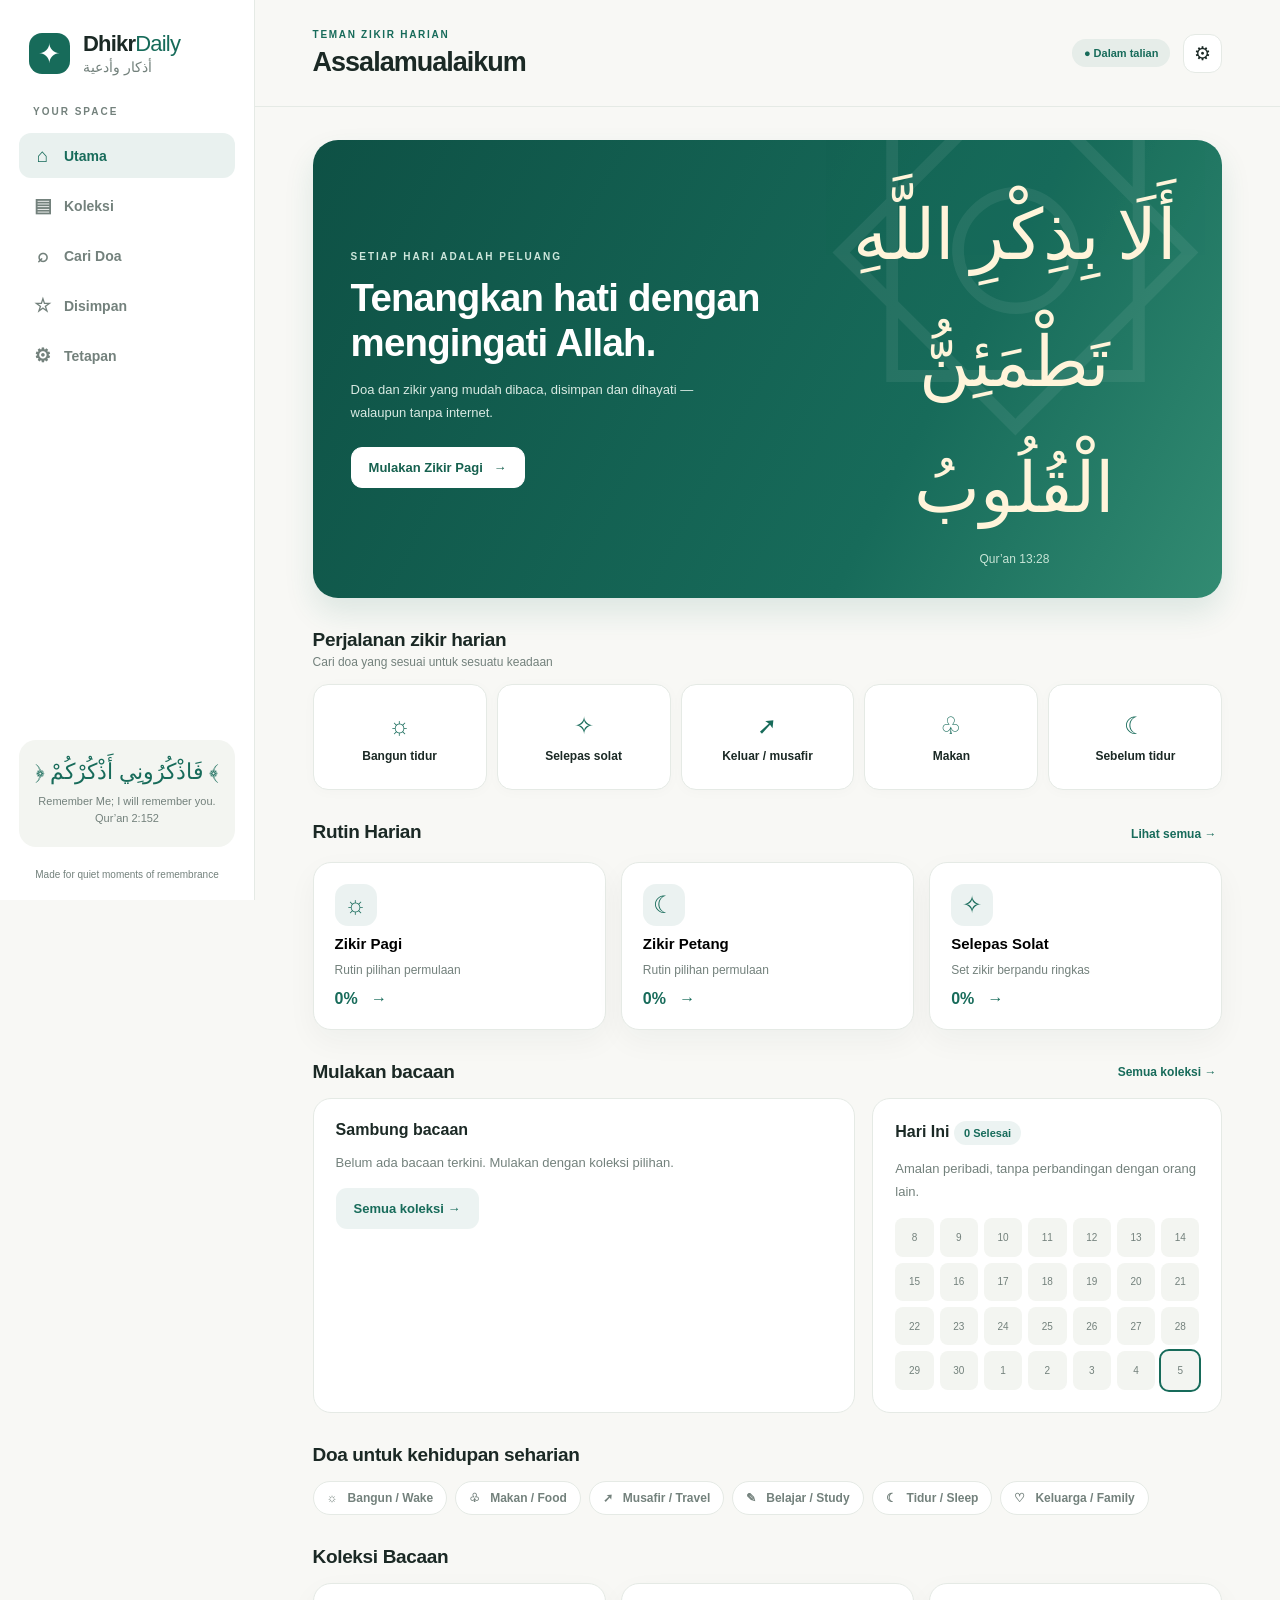
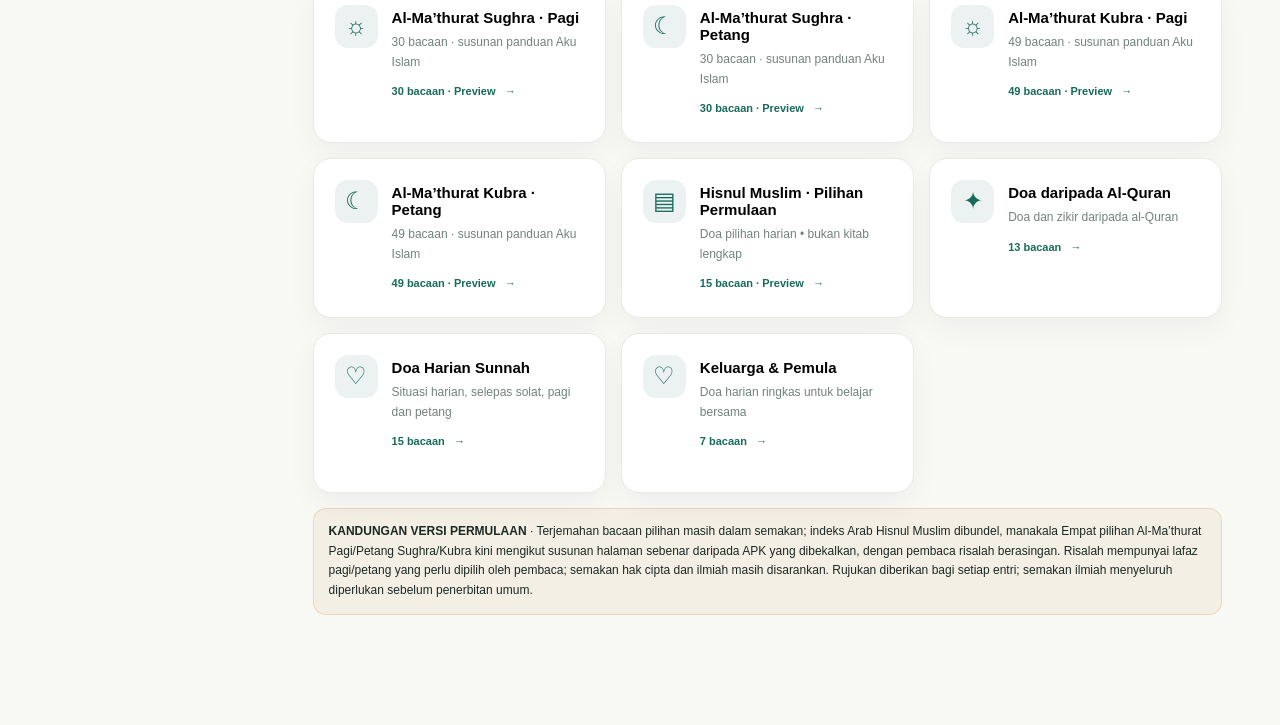
<file: index.html>
<!doctype html>
<html lang="en">
<head>
  <meta charset="utf-8" />
  <meta name="viewport" content="width=device-width, initial-scale=1,viewport-fit=cover" />
  <meta name="theme-color" content="#146858" />
  <meta name="description" content="Dhikr Daily — a calm, offline-first home for Qur'anic du'a, daily adhkar and personal remembrance." />
  <meta name="color-scheme" content="light dark" />
  <link rel="manifest" href="./manifest.webmanifest" />
  <link rel="icon" href="./assets/icon-192.png" sizes="192x192" />
  <link rel="apple-touch-icon" href="./assets/icon-192.png" />
  <meta name="version" content="2.3.0" />
  <title>Dhikr Daily — أذكار وأدعية</title>
  <link rel="stylesheet" href="./styles.css" />
</head>
<body>
  <noscript><p style="padding:2rem">This app requires JavaScript to provide offline reading and saved preferences.</p></noscript>
  <div class="app-shell">
    <aside class="sidebar" id="sidebar">
      <div class="brand"><span class="brand-mark" aria-hidden="true">✦</span><div><strong>Dhikr<span class="brand-muted">Daily</span></strong><small>أذكار وأدعية</small></div></div>
      <div class="side-group-label">YOUR SPACE</div>
      <nav class="side-nav" id="desktop-nav" aria-label="Main navigation"></nav>
      <div class="sidebar-bottom"><div class="side-quote"><span>﴿ فَاذْكُرُونِي أَذْكُرْكُمْ ﴾</span><small>Remember Me; I will remember you.<br>Qur’an 2:152</small></div><div class="side-foot">Made for quiet moments of remembrance</div></div>
    </aside>
    <div class="main-wrap">
      <header class="topbar"><div class="top-left"><button class="icon-btn mobile-menu" id="menu-btn" aria-label="Open menu">☰</button><div><div class="eyebrow" id="top-eyebrow">YOUR DAILY COMPANION</div><h1 id="page-title">Assalamu alaikum</h1></div></div><div class="top-actions"><span class="offline-chip" id="network-state">● Offline ready</span><button class="icon-btn hidden" id="install-btn" title="Install app" aria-label="Install app">⇩</button><button class="icon-btn" id="quick-settings" title="Appearance settings" aria-label="Appearance settings">⚙</button></div></header>
      <main id="main-content" tabindex="-1"></main>
    </div>
  </div>
  <nav class="bottom-nav" id="mobile-nav" aria-label="Mobile navigation"></nav>
  <div id="toast" class="toast" role="status" aria-live="polite"></div>
  <input type="file" id="import-file" accept="application/json,.json" hidden />
  <script src="./data.js"></script>
  <script src="./mathurat.js"></script>
  <script src="./app.js"></script>
</body>
</html>
</file>
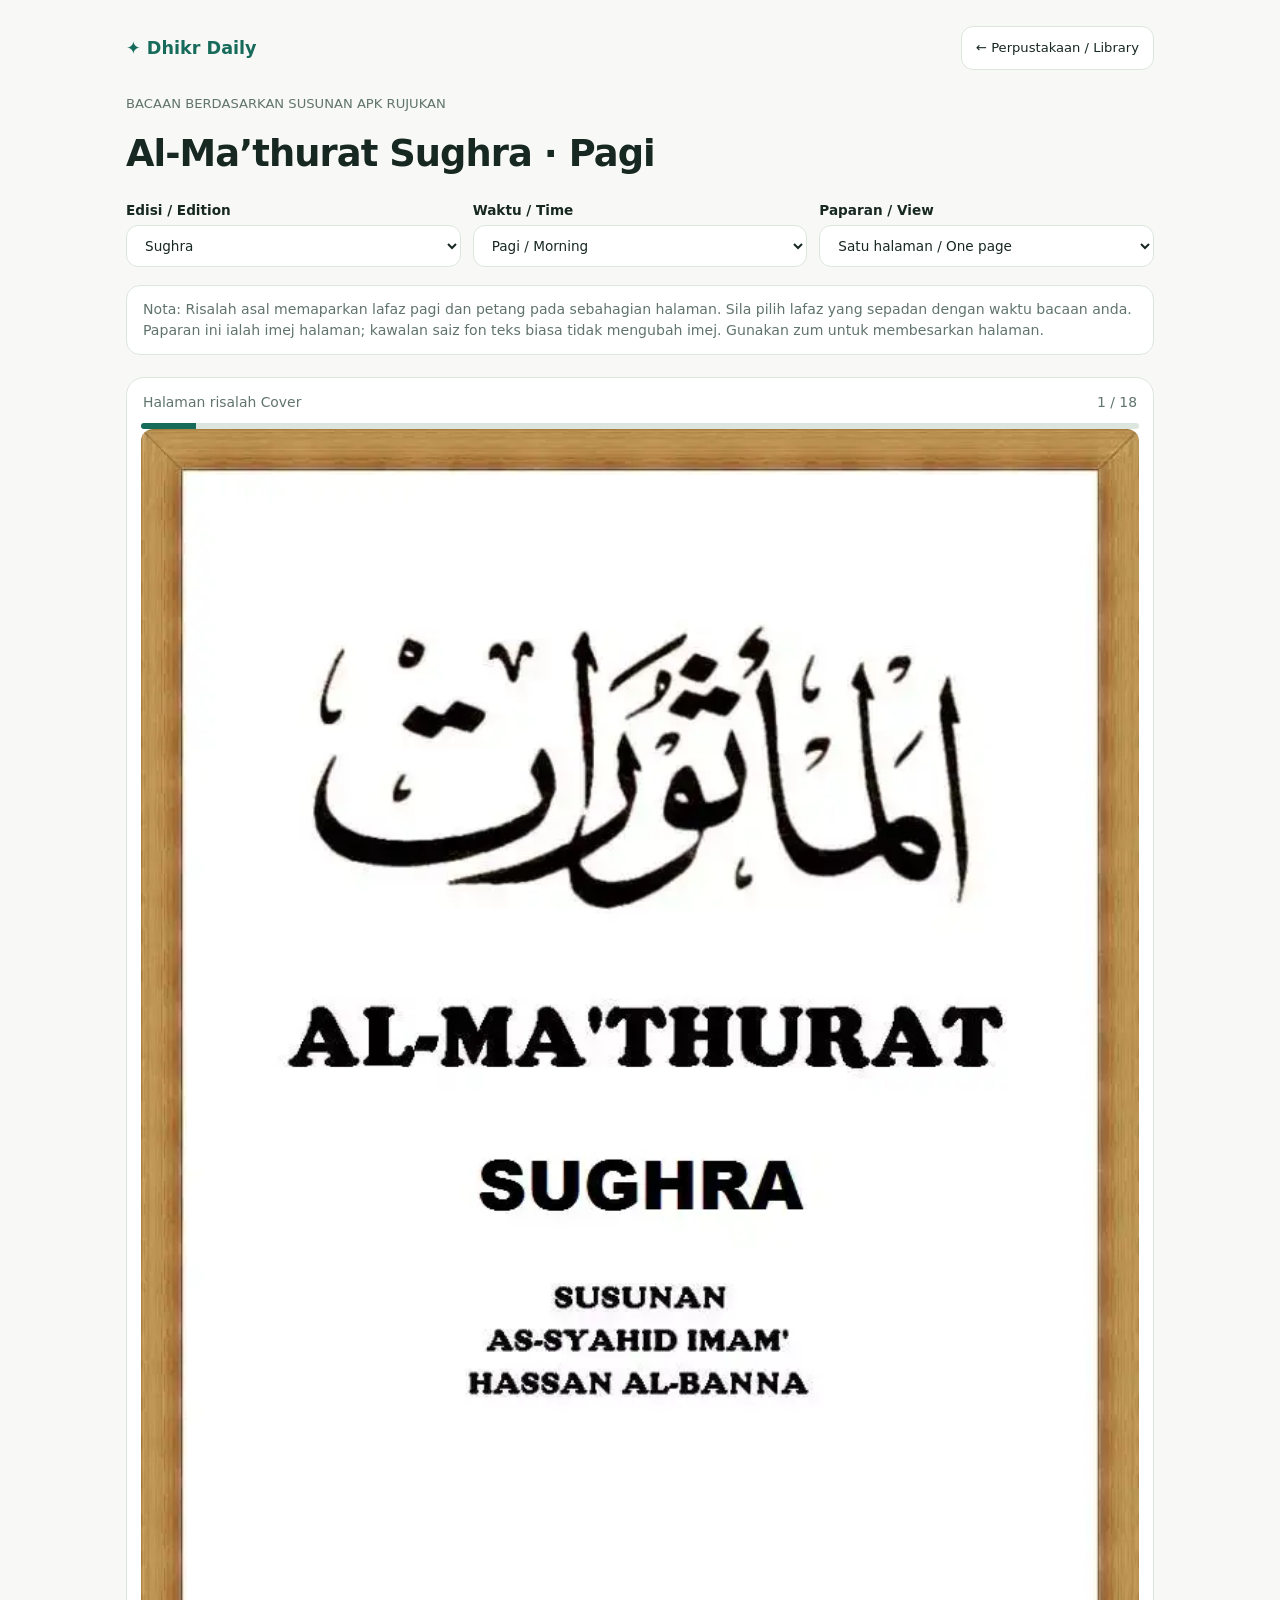
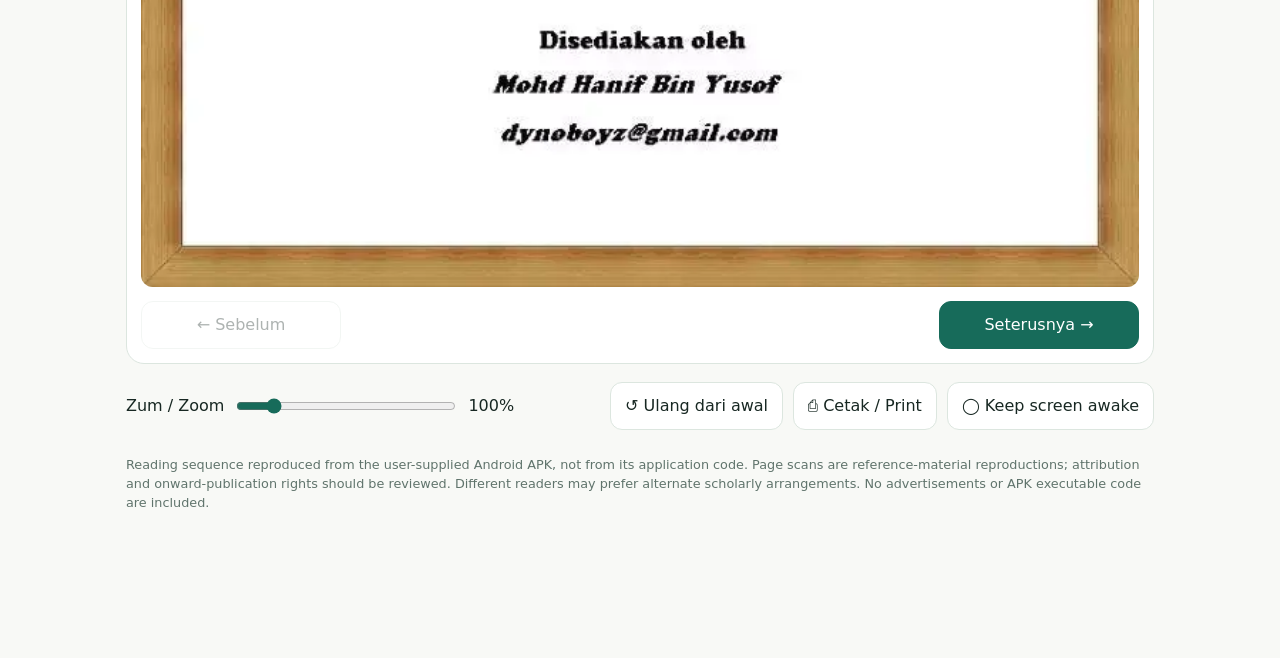
<file: mathurat.html>
<!doctype html>
<html lang="ms">
<head><meta charset="utf-8"><meta name="viewport" content="width=device-width,initial-scale=1,viewport-fit=cover"><meta name="theme-color" content="#176b5a"><meta name="description" content="Al-Ma’thurat Sughra dan Kubra — bacaan Pagi dan Petang dalam susunan risalah rujukan."><link rel="manifest" href="./manifest.webmanifest"><link rel="apple-touch-icon" href="./assets/icon-192.png"><link rel="stylesheet" href="./mathurat.css"><title>Al-Ma’thurat — Dhikr Daily</title></head>
<body><div class="wrap">
<header class="head"><a class="brand" href="./index.html">✦ Dhikr Daily</a><a class="btn sub" href="./index.html">← Perpustakaan / Library</a></header>
<main><p class="muted sub">BACAAN BERDASARKAN SUSUNAN APK RUJUKAN</p><h1 class="title" id="title">Al-Ma’thurat</h1>
<div class="toolbar"><label class="ctrl">Edisi / Edition<select id="edition" class="select"><option value="sughra">Sughra</option><option value="kubra">Kubra</option></select></label><label class="ctrl">Waktu / Time<select id="period" class="select"><option value="pagi">Pagi / Morning</option><option value="petang">Petang / Evening</option></select></label><label class="ctrl">Paparan / View<select id="mode" class="select"><option value="page">Satu halaman / One page</option><option value="continuous">Berterusan / Continuous</option></select></label></div>
<div class="hint" id="note"></div>
<section class="reader" aria-label="Al-Ma’thurat booklet"><div class="reader-top"><span id="page-label">Halaman</span><span id="position">1 / 18</span></div><div class="track" aria-label="Reading progress"><div class="fill" id="progress"></div></div>
<div id="reading-page" class="paper-area"><img id="page-image" src="./mathurat/pages/page1_sughra.webp" width="701" height="1024" alt="Al-Ma’thurat page"></div><div id="reading-stream" hidden></div>
<div class="controls"><button id="prev" class="btn" type="button">← Sebelum</button><button id="next" class="btn primary" type="button">Seterusnya →</button></div><p id="completed" class="completed" hidden>✓ Bacaan direkod sebagai selesai pada peranti ini.</p></section>
<div class="extras"><label class="zoom">Zum / Zoom <input id="zoom" type="range" min="75" max="250" step="5" value="100" aria-label="Page zoom"><span id="zoom-label">100%</span></label><button class="btn" type="button" id="restart">↺ Ulang dari awal</button><button class="btn" type="button" id="print">⎙ Cetak / Print</button><button class="btn" type="button" id="awake" aria-pressed="false">◯ Keep screen awake</button></div>
<footer class="footer">Reading sequence reproduced from the user-supplied Android APK, not from its application code. Page scans are reference-material reproductions; attribution and onward-publication rights should be reviewed. Different readers may prefer alternate scholarly arrangements. No advertisements or APK executable code are included.</footer>
</main></div><script src="./mathurat-booklet.js" defer></script></body></html>
</file>
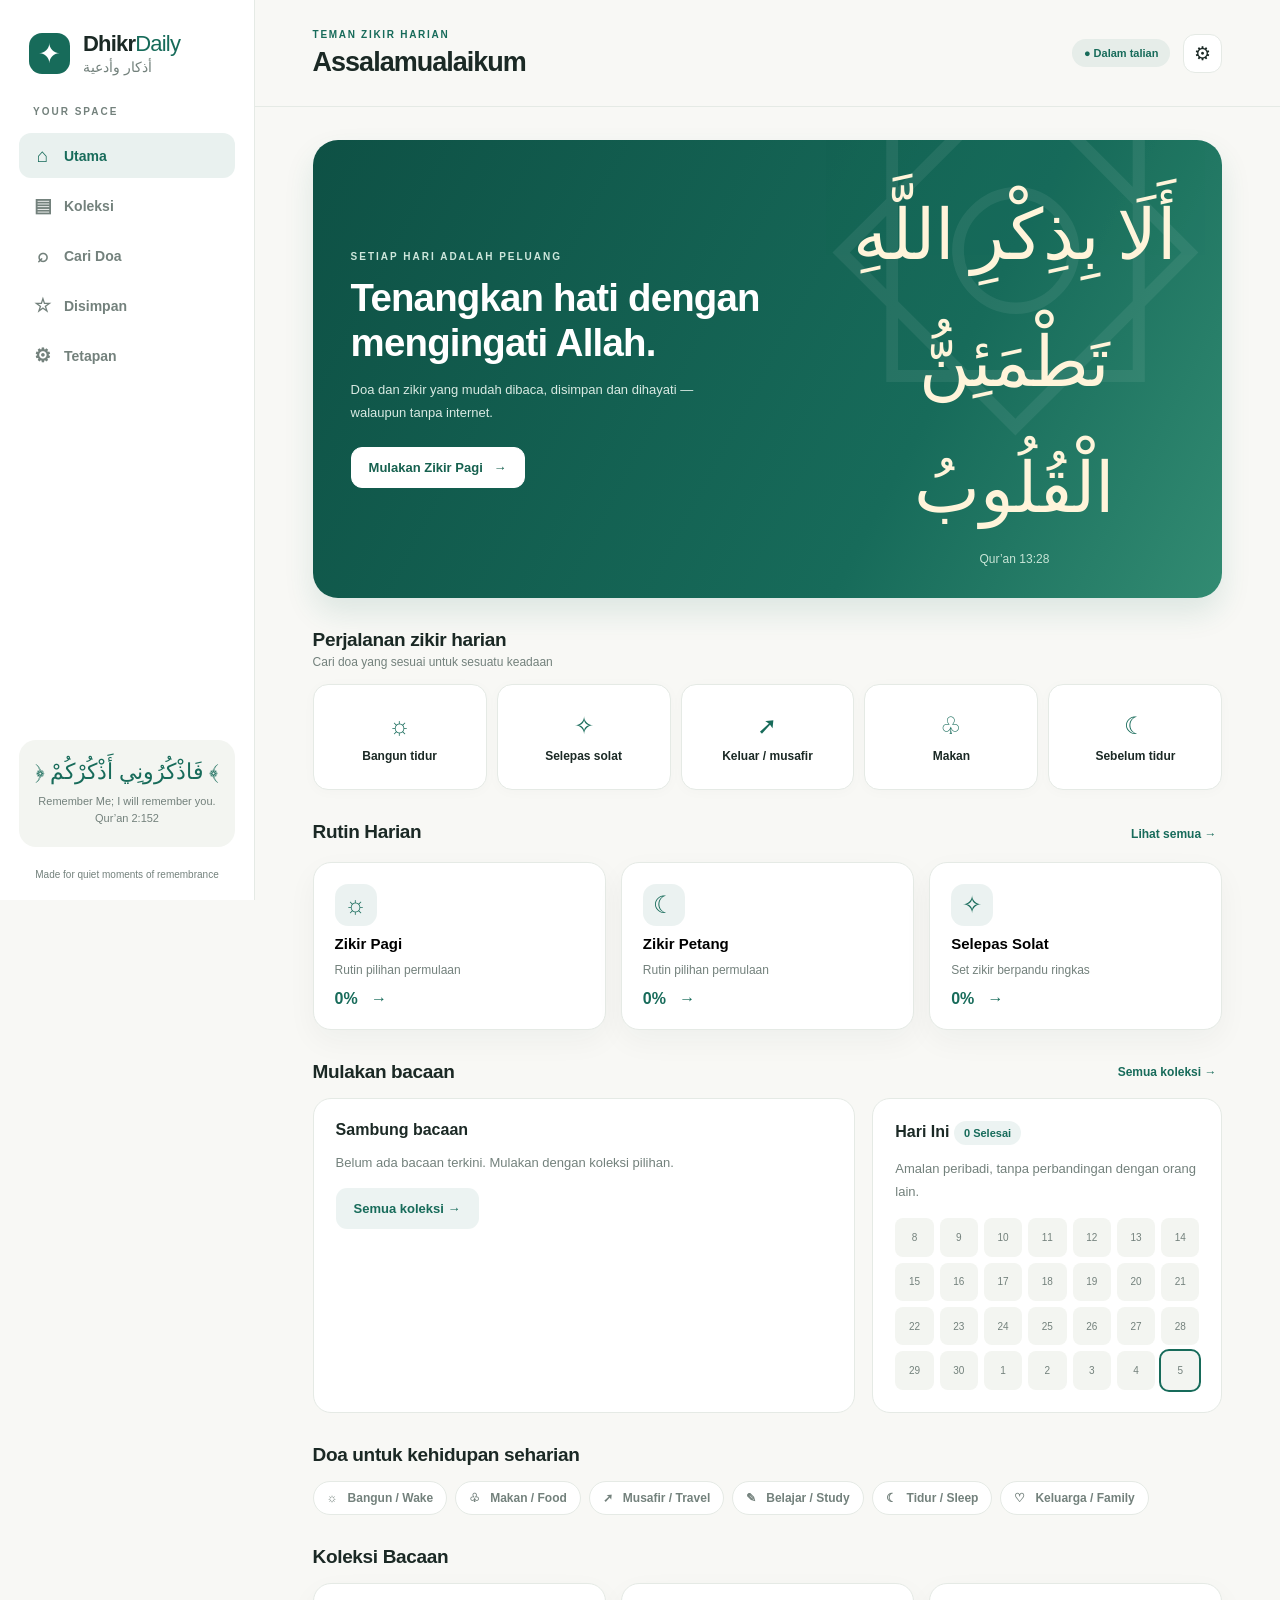
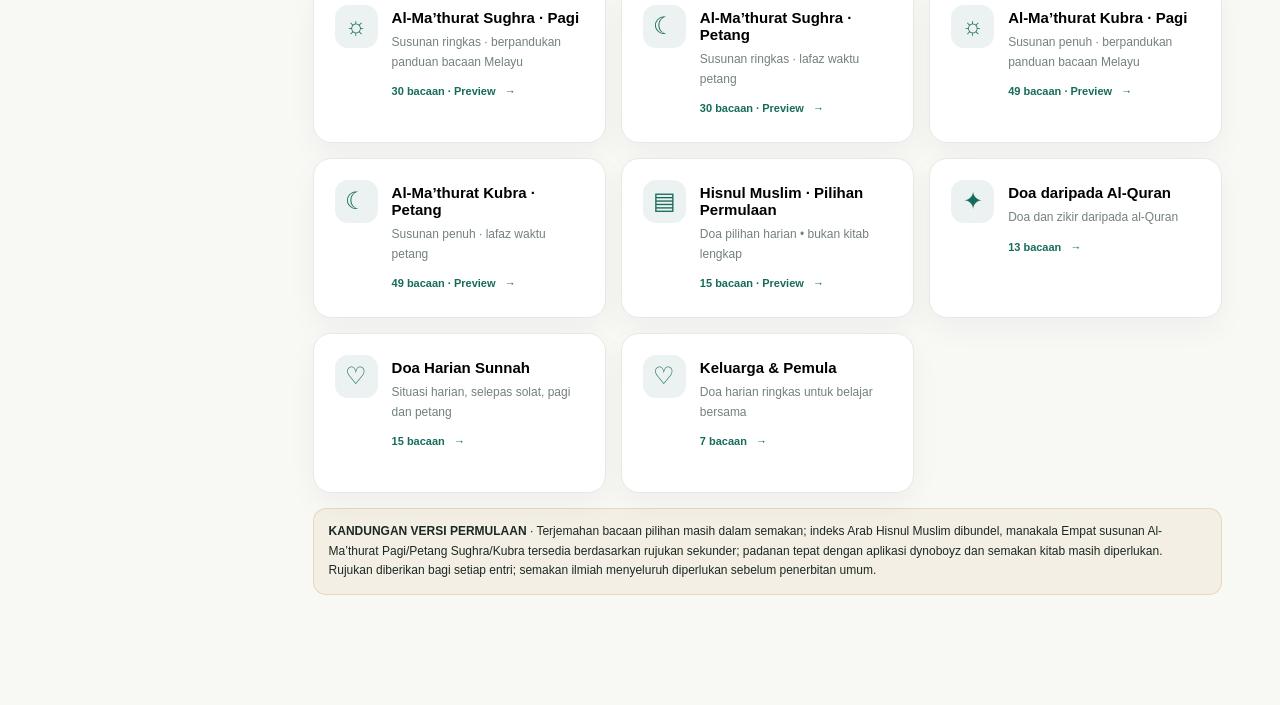
<file: preview.html>
<!doctype html>
<html lang="en">
<head>
  <meta charset="utf-8" />
  <meta name="viewport" content="width=device-width, initial-scale=1,viewport-fit=cover" />
  <meta name="theme-color" content="#146858" />
  <meta name="description" content="Dhikr Daily — a calm, offline-first home for Qur'anic du'a, daily adhkar and personal remembrance." />
  <meta name="color-scheme" content="light dark" />
  <link rel="manifest" href="./manifest.webmanifest" />
  <link rel="icon" href="./assets/icon-192.png" sizes="192x192" />
  <link rel="apple-touch-icon" href="./assets/icon-192.png" />
  <meta name="version" content="2.1.0" />
  <title>Dhikr Daily — أذكار وأدعية</title>
  <style>
:root{--accent:#176b5a;--accent-dark:#0e5145;--accent-rgb:23,107,90;--bg:#f8f8f5;--paper:#fff;--paper2:#f3f5f1;--text:#1b2925;--muted:#73817c;--line:#e5eae5;--nav:#f8f8f5;--shadow:0 11px 30px rgba(26,52,42,.045);--arabic-size:33px;--translation-size:16px;--radius:18px;--sans:Inter,ui-sans-serif,-apple-system,BlinkMacSystemFont,"Segoe UI",sans-serif;--arabic:"Traditional Arabic","Noto Naskh Arabic","Amiri","Times New Roman",serif}
*{box-sizing:border-box}html{scroll-behavior:smooth}body{margin:0;background:var(--bg);color:var(--text);font-family:var(--sans);-webkit-font-smoothing:antialiased}body.theme-dark{--bg:#101a18;--paper:#1b2925;--paper2:#23352f;--text:#eff5f1;--muted:#a3bab0;--line:#33453d;--nav:#17231f;--shadow:0 12px 36px rgba(0,0,0,.15)}a{color:var(--accent);text-decoration:none}button,input,select{font:inherit}button{cursor:pointer}button:disabled{cursor:default;opacity:.55}button:focus-visible,input:focus-visible,select:focus-visible{outline:3px solid rgba(var(--accent-rgb),.45);outline-offset:2px}.app-shell{display:flex;min-height:100vh}.sidebar{width:255px;flex:none;position:sticky;top:0;height:100dvh;padding:31px 19px 20px;background:var(--paper);border-right:1px solid var(--line);display:flex;flex-direction:column;gap:30px;z-index:20}.brand{display:flex;gap:13px;align-items:center;padding:0 10px}.brand-mark{display:grid;place-items:center;width:41px;height:41px;border-radius:13px;background:var(--accent);color:white;font-size:27px}.brand strong{font-size:22px;letter-spacing:-.8px}.brand-muted{font-weight:400;color:var(--accent)}.brand small{display:block;color:var(--muted);font:14px var(--arabic);margin-top:2px}.side-group-label{font-size:10px;font-weight:750;letter-spacing:2px;color:var(--muted);padding-left:14px;margin-bottom:-14px}.side-nav{display:flex;flex-direction:column;gap:5px}.nav-item{display:flex;align-items:center;gap:12px;min-height:45px;padding:11px 14px;background:transparent;border:0;border-radius:12px;color:var(--muted);width:100%;text-align:left;font-weight:600;font-size:14px}.nav-item.active{color:var(--accent);background:rgba(var(--accent-rgb),.095)}.nav-item:hover:not(.active){background:var(--paper2)}.nav-symbol{width:19px;display:inline-block;font-size:19px;text-align:center}.sidebar-bottom{margin-top:auto}.side-quote{background:var(--paper2);padding:19px 15px;border-radius:17px;text-align:center;display:flex;flex-direction:column;gap:8px}.side-quote span{font:22px var(--arabic);color:var(--accent)}.side-quote small{font-size:11px;line-height:1.6;color:var(--muted)}.side-foot{font-size:10px;text-align:center;color:var(--muted);margin-top:22px}.main-wrap{width:calc(100% - 255px);max-width:1640px;min-width:0;margin:0 auto}.topbar{height:107px;display:flex;align-items:center;justify-content:space-between;padding:18px clamp(22px,4.5vw,76px);border-bottom:1px solid var(--line)}.top-left{display:flex;gap:14px;align-items:center}.topbar h1{font-size:27px;letter-spacing:-1px;margin:7px 0 0;font-weight:720}.eyebrow{font-size:10px;letter-spacing:1.7px;font-weight:800;color:var(--accent)}.top-actions{display:flex;gap:13px;align-items:center}.icon-btn{background:var(--paper);border:1px solid var(--line);color:var(--text);border-radius:12px;height:39px;width:39px;display:grid;place-items:center;font-size:19px}.offline-chip{color:var(--accent);background:rgba(var(--accent-rgb),.08);font-size:11px;padding:8px 12px;border-radius:60px;font-weight:700}.mobile-menu{display:none}.main-body{padding:33px clamp(22px,4.5vw,76px) 95px;max-width:1400px}.hero{background:linear-gradient(118deg,var(--accent-dark),var(--accent) 66%,#328b72);color:#fff;border-radius:25px;min-height:230px;padding:32px 38px;position:relative;overflow:hidden;display:flex;align-items:center;justify-content:space-between;box-shadow:0 15px 30px rgba(var(--accent-rgb),.12)}.hero:after{content:"۞";position:absolute;right:2%;top:-85px;font:390px var(--arabic);opacity:.065;pointer-events:none;line-height:1}.hero-content{position:relative;z-index:1;max-width:440px}.hero-eyebrow{font-size:10px;text-transform:uppercase;letter-spacing:2px;font-weight:780;color:#cee7dc}.hero h2{font-size:clamp(27px,3vw,39px);font-weight:690;letter-spacing:-.8px;line-height:1.19;margin:13px 0}.hero p{font-size:13px;line-height:1.75;color:#d9eae3;max-width:400px}.hero button{margin-top:9px}.hero-arabic{position:relative;z-index:1;font:clamp(42px,5.5vw,75px)/1.8 var(--arabic);text-align:center;color:#fff4da;max-width:340px}.hero-arabic small{display:block;font:12px var(--sans);color:#c7e4d6}.btn{padding:11px 17px;border-radius:11px;border:1px solid var(--line);background:var(--paper);color:var(--text);font-weight:700;font-size:13px;display:inline-flex;align-items:center;justify-content:center;gap:8px;min-height:41px}.btn.primary{background:var(--accent);color:white;border-color:var(--accent)}.btn.white{background:white;color:#16614f;border-color:white}.btn.soft{background:rgba(var(--accent-rgb),.08);color:var(--accent);border-color:transparent}.btn.subtle{background:transparent}.btn.small{font-size:12px;min-height:34px;padding:7px 11px}.btn.danger{color:#bb5d53}.btn-row{display:flex;gap:9px;flex-wrap:wrap}.section-heading{display:flex;align-items:center;justify-content:space-between;gap:12px;margin:31px 0 15px}.section-heading h2{font-size:19px;letter-spacing:-.35px;margin:0}.section-heading p{color:var(--muted);font-size:12px;margin:4px 0 0}.text-link{background:none;border:none;color:var(--accent);font-size:12px;font-weight:750}.card-grid{display:grid;grid-template-columns:repeat(3,minmax(0,1fr));gap:15px}.feature-card,.library-card,.plain-card{background:var(--paper);border:1px solid var(--line);border-radius:var(--radius);padding:21px;box-shadow:var(--shadow)}.feature-card{text-align:left;display:flex;flex-direction:column;gap:9px;min-height:158px;transition:transform .18s,border-color .18s}.feature-card:hover,.library-card:hover{transform:translateY(-2px);border-color:rgba(var(--accent-rgb),.4)}.feature-symbol,.library-symbol{display:grid;place-items:center;background:rgba(var(--accent-rgb),.085);color:var(--accent);font-size:24px;width:42px;height:42px;border-radius:13px}.feature-card strong{font-size:15px}.feature-card p,.library-card p{color:var(--muted);font-size:12px;line-height:1.65;margin:0}.feature-card .arrow{margin-top:auto;color:var(--accent);font-weight:800}.two-col{display:grid;grid-template-columns:1.55fr 1fr;gap:17px}.welcome-card{background:var(--paper);border:1px solid var(--line);border-radius:var(--radius);padding:22px}.welcome-card h3{font-size:16px;margin:0 0 11px}.welcome-card p{font-size:13px;line-height:1.75;color:var(--muted)}.pill{border-radius:40px;padding:6px 10px;background:rgba(var(--accent-rgb),.08);color:var(--accent);font-size:11px;font-weight:750;display:inline-flex;align-items:center;gap:5px}.badge-muted{background:var(--paper2);color:var(--muted)}.calendar{display:grid;grid-template-columns:repeat(7,1fr);gap:6px;margin-top:15px}.cal-day{aspect-ratio:1;border-radius:8px;background:var(--paper2);display:grid;place-items:center;font-size:10px;color:var(--muted)}.cal-day.done{background:rgba(var(--accent-rgb),.17);color:var(--accent);font-weight:800}.cal-day.today{outline:2px solid var(--accent);outline-offset:0}.library-grid{display:grid;grid-template-columns:repeat(3,minmax(0,1fr));gap:15px}.library-card{display:flex;gap:14px;align-items:flex-start;text-align:left;min-height:160px;transition:all .18s}.library-symbol{width:43px;height:43px;flex:none}.library-card strong{font-size:15px;display:block;margin:4px 0 7px}.library-card .meta{margin-top:13px;font-size:11px;color:var(--accent);font-weight:750}.searchbar{position:relative;margin:23px 0 15px}.searchbar input{width:100%;height:52px;border:1px solid var(--line);background:var(--paper);border-radius:15px;padding:0 18px 0 47px;color:var(--text);outline:none}.searchbar input:focus{border-color:var(--accent)}.searchbar .mag{position:absolute;top:15px;left:18px;font-size:19px;color:var(--muted)}.chips{display:flex;gap:8px;flex-wrap:wrap;margin:13px 0 19px}.chip{border:1px solid var(--line);border-radius:30px;background:var(--paper);color:var(--muted);padding:9px 13px;font-size:12px;font-weight:650}.chip.selected{background:var(--accent);border-color:var(--accent);color:#fff}.item-list{display:flex;flex-direction:column;gap:10px}.item-row{background:var(--paper);border:1px solid var(--line);border-radius:14px;padding:15px 16px;display:flex;align-items:center;gap:15px;text-align:left;min-width:0}.item-row:hover{border-color:rgba(var(--accent-rgb),.5)}.item-num{min-width:37px;height:37px;border-radius:11px;background:var(--paper2);color:var(--accent);display:grid;place-items:center;font-size:12px;font-weight:800}.item-info{flex:1;min-width:0}.item-info strong{font-size:14px}.item-info small{display:block;color:var(--muted);font-size:11px;margin-top:6px;white-space:nowrap;overflow:hidden;text-overflow:ellipsis}.item-arrow{color:var(--accent);font-size:20px}.collection-head{display:flex;justify-content:space-between;align-items:start;gap:15px;flex-wrap:wrap;margin-bottom:16px}.breadcrumb{color:var(--accent);font-size:12px;margin-bottom:12px;background:none;border:0;padding:0;font-weight:750}.collection-head h2{font-size:25px;margin:0 0 8px}.collection-head p{color:var(--muted);font-size:13px;margin:0}.notice{background:rgba(197,136,43,.075);border:1px solid rgba(197,136,43,.23);color:var(--text);border-radius:13px;padding:13px 15px;font-size:12px;line-height:1.65;margin:15px 0}.progress-track{height:6px;border-radius:20px;background:var(--paper2);overflow:hidden;margin:13px 0}.progress-fill{background:var(--accent);height:100%;border-radius:20px;transition:width .25s}.reader-layout{display:grid;grid-template-columns:minmax(0,1fr) 247px;gap:19px;align-items:start}.reader-main{min-width:0}.reader-card{background:var(--paper);border:1px solid var(--line);border-radius:22px;padding:clamp(19px,3vw,37px);box-shadow:var(--shadow)}.reader-top{display:flex;justify-content:space-between;gap:8px;align-items:start}.reader-top h3{margin:0;font-size:18px}.reader-top p{color:var(--muted);font-size:12px;margin:5px 0 0}.reader-tools{display:flex;gap:5px}.small-icon{border:1px solid var(--line);background:var(--paper);color:var(--muted);width:37px;height:37px;border-radius:11px;font-size:18px}.small-icon.saved{color:#d59e41;border-color:#d59e41}.arabic-text{font-family:var(--arabic);font-size:var(--arabic-size);line-height:2.1;direction:rtl;text-align:right;white-space:pre-line;word-break:normal;overflow-wrap:anywhere;margin:28px 0 20px;color:var(--text);font-weight:normal}.translation-text{font-size:var(--translation-size);line-height:1.9;color:var(--text);margin:13px 0}.translit{font-size:calc(var(--translation-size) * .9);line-height:1.75;color:var(--muted);font-style:italic}.field-label{text-transform:uppercase;color:var(--accent);font-size:10px;letter-spacing:1.3px;font-weight:800;margin-top:20px}.source-line{border-top:1px solid var(--line);margin-top:27px;padding-top:16px;font-size:11px;color:var(--muted);line-height:1.7}.source-line strong{color:var(--accent)}.reader-controls{display:flex;align-items:center;justify-content:space-between;gap:9px;margin-top:15px;flex-wrap:wrap}.count-area{background:var(--paper2);border:1px solid var(--line);border-radius:14px;margin-top:21px;padding:16px;display:flex;justify-content:space-between;gap:13px;align-items:center}.count-value{font-weight:760;font-size:24px;letter-spacing:-1px}.count-area small{font-size:11px;color:var(--muted);display:block;margin-bottom:4px}.reader-aside{background:var(--paper);border:1px solid var(--line);border-radius:17px;padding:19px;position:sticky;top:20px}.reader-aside h3{font-size:13px;margin:0 0 15px}.reading-options{display:flex;flex-direction:column;gap:9px}.toggle-row{display:flex;align-items:center;justify-content:space-between;gap:10px;font-size:12px;padding:8px 0;color:var(--text)}.toggle-row input{accent-color:var(--accent);height:16px;width:16px}.reader-counter{font-size:12px;color:var(--muted);margin-top:13px}.reader-dots{display:flex;gap:5px;flex-wrap:wrap;margin-top:13px}.reader-dot{height:8px;width:17px;border-radius:6px;background:var(--line);border:0;padding:0}.reader-dot.active{background:var(--accent);width:27px}.reader-dot.done{background:rgba(var(--accent-rgb),.5)}.stack{display:flex;flex-direction:column;gap:16px}.settings-group{background:var(--paper);border:1px solid var(--line);border-radius:18px;padding:22px}.settings-group h3{font-size:16px;margin:0 0 5px}.settings-group>p{color:var(--muted);font-size:12px;line-height:1.6;margin:0 0 17px}.setting-row{padding:14px 0;border-top:1px solid var(--line);display:flex;align-items:center;justify-content:space-between;gap:15px}.setting-row label{font-size:13px;font-weight:700}.setting-row small{font-size:11px;display:block;color:var(--muted);margin-top:5px;line-height:1.5}.select{background:var(--paper2);border:1px solid var(--line);border-radius:10px;padding:10px 13px;color:var(--text);min-width:118px}.segments{display:flex;gap:5px;background:var(--paper2);border-radius:11px;padding:5px;flex-wrap:wrap}.segment{background:transparent;border:0;border-radius:8px;padding:8px 13px;color:var(--muted);font-size:12px;font-weight:700}.segment.active{background:var(--paper);color:var(--accent);box-shadow:0 1px 6px #0000000d}.palette-row{display:flex;gap:11px;flex-wrap:wrap}.swatch{height:38px;width:38px;border:3px solid transparent;border-radius:50%;display:grid;place-items:center;color:white;font-weight:800}.swatch.active{outline:2px solid var(--text);outline-offset:2px}.size-box{margin-top:15px}.size-box .label-line{display:flex;justify-content:space-between;font-size:12px;font-weight:750;margin-bottom:13px}.size-box input[type=range]{width:100%;accent-color:var(--accent)}.setting-preview{background:var(--paper2);border:1px dashed var(--line);border-radius:15px;padding:21px;margin-top:18px}.setting-preview .arabic-text{margin:4px 0 12px}.setting-preview .translation-text{margin:0}.info-line{display:flex;gap:12px;align-items:start;color:var(--muted);font-size:12px;line-height:1.7}.empty-state{border:1px dashed var(--line);border-radius:18px;padding:40px 20px;text-align:center;color:var(--muted);font-size:13px;background:var(--paper)}.empty-state strong{color:var(--text);display:block;margin:12px}.input{background:var(--paper);border:1px solid var(--line);color:var(--text);border-radius:10px;padding:11px 12px;min-width:0}.inline-form{display:flex;gap:8px;margin-top:10px}.inline-form input{flex:1}.saved-collections{display:flex;flex-direction:column;gap:12px}.tagline{color:var(--muted);font-size:13px;line-height:1.7}.muted{color:var(--muted)}.bottom-nav{display:none}.toast{position:fixed;bottom:25px;left:50%;transform:translate(-50%,20px);background:#182c25;color:white;padding:12px 19px;border-radius:12px;box-shadow:0 10px 30px #0003;font-size:12px;opacity:0;pointer-events:none;transition:opacity .25s,transform .25s;z-index:200;max-width:90vw;text-align:center}.toast.visible{opacity:1;transform:translate(-50%,0)}.sr-only{position:absolute;height:1px;width:1px;overflow:hidden;clip:rect(0,0,0,0)}.hidden{display:none!important}.long-copy{font-size:13px;line-height:1.9;color:var(--muted)}.long-copy a{text-decoration:underline}.reading-stream .reader-card{margin-bottom:13px}.settings-compact{margin-bottom:15px}.topbanner{background:var(--paper2);border-radius:15px;padding:17px;font-size:12px;line-height:1.6;color:var(--muted)}@media(min-width:1500px){.hero{min-height:270px}.main-body{padding-top:44px}}@media(max-width:1100px){.sidebar{width:210px}.main-wrap{width:calc(100% - 210px)}.card-grid,.library-grid{grid-template-columns:repeat(2,minmax(0,1fr))}.reader-layout{grid-template-columns:minmax(0,1fr)}.reader-aside{position:static;order:-1}.reading-options{flex-direction:row;flex-wrap:wrap;gap:18px}.hero-arabic{font-size:44px}.two-col{grid-template-columns:1fr 1fr}}@media(max-width:750px){.sidebar{display:none}.main-wrap{width:100%}.topbar{height:83px;padding:14px 19px}.topbar h1{font-size:21px;letter-spacing:-.5px}.eyebrow{font-size:9px}.mobile-menu{display:grid}.offline-chip{display:none}.main-body{padding:18px 16px 107px}.bottom-nav{display:grid;grid-template-columns:repeat(5,1fr);position:fixed;bottom:0;left:0;right:0;background:var(--paper);border-top:1px solid var(--line);padding:7px 4px calc(7px + env(safe-area-inset-bottom));z-index:80;box-shadow:0 -8px 20px rgba(0,0,0,.025)}.bottom-nav .nav-item{display:flex;flex-direction:column;justify-content:center;gap:3px;font-size:9px;padding:6px 2px;min-height:48px;text-align:center;align-items:center;border-radius:10px}.bottom-nav .nav-symbol{font-size:20px}.hero{min-height:230px;padding:25px 23px;border-radius:20px}.hero h2{font-size:29px}.hero-arabic{display:none}.card-grid,.library-grid{grid-template-columns:repeat(2,minmax(0,1fr));gap:10px}.feature-card,.library-card{padding:15px}.feature-card{min-height:145px}.library-card{min-height:165px;display:block}.library-symbol{margin-bottom:12px}.feature-card strong,.library-card strong{font-size:13px}.feature-card p,.library-card p{font-size:11px}.two-col{grid-template-columns:1fr}.section-heading{margin-top:25px}.collection-head h2{font-size:22px}.reader-card{border-radius:17px}.reader-top h3{font-size:16px}.arabic-text{line-height:2}.reader-controls{gap:8px}.reader-controls .btn{flex:1}.count-area{align-items:center}.setting-row{align-items:flex-start;flex-direction:column}.settings-group{padding:18px}.toast{bottom:88px}.sidebar.open{display:flex;position:fixed;left:0;top:0;height:100dvh;width:min(300px,85vw);box-shadow:0 0 0 100vmax #0008}.sidebar.open .side-foot{display:none}}@media(max-width:380px){.feature-card,.library-card{padding:13px}.hero h2{font-size:25px}.hero{padding:21px}.topbar h1{font-size:18px}.brand strong{font-size:20px}}
@media(prefers-reduced-motion:reduce){*,*:before,*:after{animation:none!important;transition:none!important;scroll-behavior:auto!important}}

.custom-swatch{position:relative;border:2px dashed var(--muted);border-radius:50%;width:42px;height:42px;padding:3px;display:block;cursor:pointer}.custom-swatch.active{outline:2px solid var(--text);outline-offset:2px}.custom-swatch input{border:0;padding:0;width:32px;height:32px;border-radius:50%;overflow:hidden;cursor:pointer;background:transparent}

/* Dhikr Daily v2 enhancements — accessible daily journey & reading actions */
.journey{margin:22px 0 9px}.journey-row{display:grid;grid-template-columns:repeat(5,minmax(0,1fr));gap:10px}.journey-step{min-height:106px;display:flex;align-items:center;justify-content:center;gap:9px;flex-direction:column;background:var(--paper);color:var(--text);border:1px solid var(--line);border-radius:15px;font:inherit;text-align:center;padding:12px 8px;cursor:pointer;box-shadow:0 2px 14px rgba(0,0,0,.025)}.journey-step:hover,.journey-step:focus-visible{border-color:var(--accent);transform:translateY(-2px)}.journey-icon{font-size:24px;color:var(--accent)}.journey-step span:last-child{font-size:12px;font-weight:650}.reader-tools-extended{display:flex;flex-wrap:wrap;gap:8px;margin-top:20px}.reader-tools-extended>.btn{flex:1 1 auto}.source-review-badge{display:inline-block;font-size:11px;color:var(--muted);background:var(--paper2);padding:5px 8px;border-radius:7px;margin-bottom:6px}.arabic-naskh .arabic-text{font-family:'Noto Naskh Arabic','Amiri','Traditional Arabic','Times New Roman',serif}.theme-dark.high-contrast{--muted:#e2e8e6;--line:#80928c}.high-contrast:not(.theme-dark){--muted:#303b36;--line:#60746e}.reduce-motion *, .reduce-motion *::before,.reduce-motion *::after{animation:none!important;transition:none!important;scroll-behavior:auto!important}
@media(max-width:760px){.journey-row{display:flex;overflow-x:auto;scroll-snap-type:x mandatory;padding-bottom:8px}.journey-step{min-width:118px;scroll-snap-align:start;flex:0 0 118px}.reader-tools-extended{flex-direction:column}}
@media print{body{background:#fff!important;color:#000!important}.topbar,.sidebar,.bottom-nav,.reader-aside,.reader-controls,.reader-tools,.reader-tools-extended,.count-area,.nav-item,.btn,.breadcrumb,.progress-track,.tagline,.source-review-badge,#toast{display:none!important}.main-wrap,.main-body,.reader-layout,.reader-main{width:100%!important;max-width:none!important;margin:0!important;padding:0!important;box-shadow:none!important;display:block!important}.reader-card{break-inside:avoid;box-shadow:none!important;border:1px solid #ccc!important;margin:0 0 16px!important}.arabic-text{color:#000!important}.translation-text{color:#222!important}body{font-size:12pt}a{color:#111}}

</style>
</head>
<body>
  <noscript><p style="padding:2rem">This app requires JavaScript to provide offline reading and saved preferences.</p></noscript>
  <div class="app-shell">
    <aside class="sidebar" id="sidebar">
      <div class="brand"><span class="brand-mark" aria-hidden="true">✦</span><div><strong>Dhikr<span class="brand-muted">Daily</span></strong><small>أذكار وأدعية</small></div></div>
      <div class="side-group-label">YOUR SPACE</div>
      <nav class="side-nav" id="desktop-nav" aria-label="Main navigation"></nav>
      <div class="sidebar-bottom"><div class="side-quote"><span>﴿ فَاذْكُرُونِي أَذْكُرْكُمْ ﴾</span><small>Remember Me; I will remember you.<br>Qur’an 2:152</small></div><div class="side-foot">Made for quiet moments of remembrance</div></div>
    </aside>
    <div class="main-wrap">
      <header class="topbar"><div class="top-left"><button class="icon-btn mobile-menu" id="menu-btn" aria-label="Open menu">☰</button><div><div class="eyebrow" id="top-eyebrow">YOUR DAILY COMPANION</div><h1 id="page-title">Assalamu alaikum</h1></div></div><div class="top-actions"><span class="offline-chip" id="network-state">● Offline ready</span><button class="icon-btn hidden" id="install-btn" title="Install app" aria-label="Install app">⇩</button><button class="icon-btn" id="quick-settings" title="Appearance settings" aria-label="Appearance settings">⚙</button></div></header>
      <main id="main-content" tabindex="-1"></main>
    </div>
  </div>
  <nav class="bottom-nav" id="mobile-nav" aria-label="Mobile navigation"></nav>
  <div id="toast" class="toast" role="status" aria-live="polite"></div>
  <input type="file" id="import-file" accept="application/json,.json" hidden />
  <script>
/* Dhikr Daily starter corpus — source-by-source review is required before public release.
   Qur'anic quotations here are transcribed individually, not distributed as a Tanzil edition.
   English/Malay meanings are working explanatory renderings, not an authorised published translation.
   The app must never label these entries as a complete book or a graded-fatwa corpus. */
window.DHIKR_DATA = [
 {id:'q201',name:'Good in this life and the next',ms:'Kebaikan dunia dan akhirat',ar:'رَبَّنَا آتِنَا فِي الدُّنْيَا حَسَنَةً وَفِي الْآخِرَةِ حَسَنَةً وَقِنَا عَذَابَ النَّارِ',en:'Our Lord, grant us good in this world and good in the Hereafter, and protect us from the punishment of the Fire.',msText:'Wahai Tuhan kami, berikanlah kepada kami kebaikan di dunia dan kebaikan di akhirat, serta peliharalah kami daripada azab neraka.',tr:'Rabbanā ātinā fid-dunyā ḥasanatan wa fil-ākhirati ḥasanatan wa qinā ʿadhāban-nār.',ref:'Qur’an 2:201',kind:'quran',tags:['general','prayer','family'],repeat:1},
 {id:'q114',name:'Increase me in knowledge',ms:'Tambahkan ilmuku',ar:'رَبِّ زِدْنِي عِلْمًا',en:'My Lord, increase me in knowledge.',msText:'Wahai Tuhanku, tambahkanlah ilmuku.',tr:'Rabbi zidnī ʿilmā.',ref:'Qur’an 20:114',kind:'quran',tags:['study','knowledge','general'],repeat:1},
 {id:'q25',name:'Ease my task',ms:'Permudahkan urusanku',ar:'رَبِّ اشْرَحْ لِي صَدْرِي وَيَسِّرْ لِي أَمْرِي وَاحْلُلْ عُقْدَةً مِنْ لِسَانِي يَفْقَهُوا قَوْلِي',en:'My Lord, expand my chest, ease my task for me, and untie the knot from my tongue so they may understand my speech.',msText:'Wahai Tuhanku, lapangkanlah dadaku, mudahkanlah urusanku dan lancarkanlah lidahku supaya mereka memahami ucapanku.',tr:'Rabbishraḥ lī ṣadrī, wa yassir lī amrī, waḥlul ʿuqdatan min lisānī, yafqahū qawlī.',ref:'Qur’an 20:25–28',kind:'quran',tags:['study','anxiety','work'],repeat:1},
 {id:'q87',name:'Prayer of Yunus',ms:'Doa Nabi Yunus',ar:'لَا إِلَٰهَ إِلَّا أَنْتَ سُبْحَانَكَ إِنِّي كُنْتُ مِنَ الظَّالِمِينَ',en:'There is no god worthy of worship except You. Glory be to You! Indeed, I was among the wrongdoers.',msText:'Tiada Tuhan yang berhak disembah melainkan Engkau. Maha Suci Engkau! Sesungguhnya aku termasuk dalam kalangan orang yang zalim.',tr:'Lā ilāha illā anta subḥānaka innī kuntu minaẓ-ẓālimīn.',ref:'Qur’an 21:87',kind:'quran',tags:['anxiety','repentance','hardship'],repeat:1},
 {id:'q74',name:'Family and righteous descendants',ms:'Keluarga penyejuk mata',ar:'رَبَّنَا هَبْ لَنَا مِنْ أَزْوَاجِنَا وَذُرِّيَّاتِنَا قُرَّةَ أَعْيُنٍ وَاجْعَلْنَا لِلْمُتَّقِينَ إِمَامًا',en:'Our Lord, grant us joy in our spouses and offspring, and make us an example for the righteous.',msText:'Wahai Tuhan kami, kurniakanlah kepada kami pasangan dan keturunan yang menyejukkan mata, dan jadikanlah kami teladan bagi orang yang bertakwa.',tr:'Rabbanā hab lanā min azwājinā wa dhurriyyātinā qurrata aʿyunin wajʿalnā lil-muttaqīna imāmā.',ref:'Qur’an 25:74',kind:'quran',tags:['family','children','general'],repeat:1},
 {id:'q8',name:'Keep our hearts steadfast',ms:'Tetapkan hati kami',ar:'رَبَّنَا لَا تُزِغْ قُلُوبَنَا بَعْدَ إِذْ هَدَيْتَنَا وَهَبْ لَنَا مِنْ لَدُنْكَ رَحْمَةً إِنَّكَ أَنْتَ الْوَهَّابُ',en:'Our Lord, do not let our hearts deviate after You have guided us. Grant us mercy from Yourself. You are truly the Bestower.',msText:'Wahai Tuhan kami, janganlah Engkau pesongkan hati kami setelah Engkau memberi petunjuk; kurniakanlah rahmat daripada-Mu. Sesungguhnya Engkaulah Maha Pemberi.',tr:'Rabbanā lā tuzigh qulūbanā baʿda idh hadaytanā wa hab lanā min ladunka raḥmah, innaka antal-Wahhāb.',ref:'Qur’an 3:8',kind:'quran',tags:['faith','anxiety','general'],repeat:1},
 {id:'q41',name:'Forgiveness for parents',ms:'Ampunan buat ibu bapa',ar:'رَبَّنَا اغْفِرْ لِي وَلِوَالِدَيَّ وَلِلْمُؤْمِنِينَ يَوْمَ يَقُومُ الْحِسَابُ',en:'Our Lord, forgive me, my parents and the believers on the Day when the account is established.',msText:'Wahai Tuhan kami, ampunilah aku, ibu bapaku dan orang-orang beriman pada hari perhitungan.',tr:'Rabbanaghfir lī wa liwālidayya wa lil-muʾminīna yawma yaqūmul-ḥisāb.',ref:'Qur’an 14:41',kind:'quran',tags:['parents','family','repentance'],repeat:1},
 {id:'q24',name:'In need of Your goodness',ms:'Memohon segala kebaikan',ar:'رَبِّ إِنِّي لِمَا أَنْزَلْتَ إِلَيَّ مِنْ خَيْرٍ فَقِيرٌ',en:'My Lord, I am truly in need of whatever good You send down to me.',msText:'Wahai Tuhanku, sesungguhnya aku amat memerlukan apa jua kebaikan yang Engkau turunkan kepadaku.',tr:'Rabbi innī limā anzalta ilayya min khayrin faqīr.',ref:'Qur’an 28:24',kind:'quran',tags:['sustenance','hardship','general'],repeat:1},
 {id:'q173',name:'Allah is sufficient',ms:'Cukuplah Allah bagi kami',ar:'حَسْبُنَا اللَّهُ وَنِعْمَ الْوَكِيلُ',en:'Allah is sufficient for us, and He is the best Disposer of affairs.',msText:'Cukuplah Allah bagi kami, dan Dialah sebaik-baik tempat berserah.',tr:'Ḥasbunallāhu wa niʿmal-wakīl.',ref:'Qur’an 3:173',kind:'quran',tags:['anxiety','trust','hardship'],repeat:1},
 {id:'q43',name:'Supplication when travelling',ms:'Doa menaiki kenderaan',ar:'سُبْحَانَ الَّذِي سَخَّرَ لَنَا هَٰذَا وَمَا كُنَّا لَهُ مُقْرِنِينَ وَإِنَّا إِلَىٰ رَبِّنَا لَمُنْقَلِبُونَ',en:'Glory be to the One Who has subjected this to us, though we could not have controlled it ourselves, and to our Lord we shall surely return.',msText:'Maha Suci Dia yang memudahkan kenderaan ini untuk kami, sedangkan kami tidak mampu menguasainya sendiri; dan kepada Tuhan kami pasti kembali.',tr:'Subḥānal-ladhī sakhkhara lanā hādhā wa mā kunnā lahū muqrinīn, wa innā ilā rabbinā lamunqalibūn.',ref:'Qur’an 43:13–14',kind:'quran',tags:['travel','journey'],repeat:1},
 {id:'s01',name:'Before sleeping',ms:'Sebelum tidur',ar:'بِاسْمِكَ اللَّهُمَّ أَمُوتُ وَأَحْيَا',en:'In Your name, O Allah, I die and I live.',msText:'Dengan nama-Mu, ya Allah, aku mati dan aku hidup.',tr:'Bismika Allāhumma amūtu wa aḥyā.',ref:'Sahih al-Bukhari 6312',kind:'sunnah',tags:['sleep','night'],repeat:1},
 {id:'s02',name:'Upon waking',ms:'Bangun tidur',ar:'الْحَمْدُ لِلَّهِ الَّذِي أَحْيَانَا بَعْدَ مَا أَمَاتَنَا وَإِلَيْهِ النُّشُورُ',en:'All praise belongs to Allah Who gave us life after causing us to die, and to Him is the resurrection.',msText:'Segala puji bagi Allah yang menghidupkan kami setelah mematikan kami, dan kepada-Nya kebangkitan.',tr:'Al-ḥamdu lillāhil-ladhī aḥyānā baʿda mā amātanā wa ilayhin-nushūr.',ref:'Sahih al-Bukhari 6312',kind:'sunnah',tags:['morning','waking'],repeat:1},
 {id:'s03',name:'Before eating',ms:'Sebelum makan',ar:'بِسْمِ اللَّهِ',en:'In the name of Allah.',msText:'Dengan nama Allah.',tr:'Bismillāh.',ref:'Sahih al-Bukhari 5376; Sahih Muslim 2022',kind:'sunnah',tags:['food','daily'],repeat:1},
 {id:'s04',name:'Leaving the house',ms:'Keluar rumah',ar:'بِسْمِ اللَّهِ تَوَكَّلْتُ عَلَى اللَّهِ وَلَا حَوْلَ وَلَا قُوَّةَ إِلَّا بِاللَّهِ',en:'In the name of Allah. I place my trust in Allah. There is no power and no strength except through Allah.',msText:'Dengan nama Allah. Aku bertawakal kepada Allah. Tiada daya dan kekuatan kecuali dengan pertolongan Allah.',tr:'Bismillāhi tawakkaltu ʿalallāh, wa lā ḥawla wa lā quwwata illā billāh.',ref:'Sunan Abi Dawud 5095; Jamiʿ at-Tirmidhi 3426',kind:'sunnah',tags:['travel','daily','home'],repeat:1},
 {id:'s05',name:'Entering the bathroom',ms:'Masuk tandas',ar:'اللَّهُمَّ إِنِّي أَعُوذُ بِكَ مِنَ الْخُبُثِ وَالْخَبَائِثِ',en:'O Allah, I seek refuge with You from male and female devils.',msText:'Ya Allah, aku berlindung kepada-Mu daripada syaitan jantan dan betina.',tr:'Allāhumma innī aʿūdhu bika minal-khubuthi wal-khabāʾith.',ref:'Sahih al-Bukhari 142; Sahih Muslim 375',kind:'sunnah',tags:['daily','home'],repeat:1},
 {id:'s06',name:'Seeking forgiveness after salah',ms:'Istighfar selepas solat',ar:'أَسْتَغْفِرُ اللَّهَ',en:'I seek Allah’s forgiveness.',msText:'Aku memohon keampunan Allah.',tr:'Astaghfirullāh.',ref:'Sahih Muslim 591',kind:'sunnah',tags:['after-salah','repentance'],repeat:3},
 {id:'s07',name:'Tasbih after salah',ms:'Tasbih selepas solat',ar:'سُبْحَانَ اللَّهِ',en:'Glory be to Allah.',msText:'Maha Suci Allah.',tr:'Subḥānallāh.',ref:'Sahih Muslim 597 (post-salah dhikr)',kind:'sunnah',tags:['after-salah','dhikr'],repeat:33},
 {id:'s08',name:'Tahmid after salah',ms:'Tahmid selepas solat',ar:'الْحَمْدُ لِلَّهِ',en:'All praise belongs to Allah.',msText:'Segala puji bagi Allah.',tr:'Alḥamdulillāh.',ref:'Sahih Muslim 597 (post-salah dhikr)',kind:'sunnah',tags:['after-salah','dhikr'],repeat:33},
 {id:'s09',name:'Takbir after salah',ms:'Takbir selepas solat',ar:'اللَّهُ أَكْبَرُ',en:'Allah is the Greatest.',msText:'Allah Maha Besar.',tr:'Allāhu akbar.',ref:'Sahih Muslim 597 (post-salah dhikr)',kind:'sunnah',tags:['after-salah','dhikr'],repeat:33},
 {id:'s10',name:'Remembrance of Allah',ms:'Zikir memuji Allah',ar:'سُبْحَانَ اللَّهِ وَبِحَمْدِهِ',en:'Glory be to Allah and praise be to Him.',msText:'Maha Suci Allah dan segala puji bagi-Nya.',tr:'Subḥānallāhi wa biḥamdih.',ref:'Sahih al-Bukhari 6405; Sahih Muslim 2691 (100 times daily)',kind:'sunnah',tags:['dhikr','morning','evening','daily'],repeat:100},
 {id:'s11',name:'Protection in the evening',ms:'Perlindungan waktu petang',ar:'أَعُوذُ بِكَلِمَاتِ اللَّهِ التَّامَّاتِ مِنْ شَرِّ مَا خَلَقَ',en:'I seek refuge in the perfect words of Allah from the evil of what He has created.',msText:'Aku berlindung dengan kalimah-kalimah Allah yang sempurna daripada kejahatan makhluk ciptaan-Nya.',tr:'Aʿūdhu bikalimātillāhit-tāmmāti min sharri mā khalaq.',ref:'Sahih Muslim 2709',kind:'sunnah',tags:['evening','protection','travel'],repeat:3},
 {id:'s12',name:'Morning reliance on Allah',ms:'Doa waktu pagi',ar:'اللَّهُمَّ بِكَ أَصْبَحْنَا وَبِكَ أَمْسَيْنَا وَبِكَ نَحْيَا وَبِكَ نَمُوتُ وَإِلَيْكَ النُّشُورُ',en:'O Allah, by You we enter the morning and by You we enter the evening; by You we live and by You we die, and to You is the resurrection.',msText:'Ya Allah, dengan-Mu kami memasuki pagi dan petang, dengan-Mu kami hidup dan mati, dan kepada-Mu kebangkitan.',tr:'Allāhumma bika aṣbaḥnā wa bika amsaynā wa bika naḥyā wa bika namūtu wa ilaykan-nushūr.',ref:'Sunan Abi Dawud 5068; Jamiʿ at-Tirmidhi 3391',kind:'sunnah',tags:['morning','protection'],repeat:1},
 {id:'s13',name:'Evening reliance on Allah',ms:'Doa waktu petang',ar:'اللَّهُمَّ بِكَ أَمْسَيْنَا وَبِكَ أَصْبَحْنَا وَبِكَ نَحْيَا وَبِكَ نَمُوتُ وَإِلَيْكَ الْمَصِيرُ',en:'O Allah, by You we enter the evening and by You we enter the morning; by You we live and by You we die, and to You is the return.',msText:'Ya Allah, dengan-Mu kami memasuki petang dan pagi, dengan-Mu kami hidup dan mati, dan kepada-Mu tempat kembali.',tr:'Allāhumma bika amsaynā wa bika aṣbaḥnā wa bika naḥyā wa bika namūtu wa ilaykal-maṣīr.',ref:'Sunan Abi Dawud 5068; Jamiʿ at-Tirmidhi 3391',kind:'sunnah',tags:['evening','protection'],repeat:1},
 {id:'s14',name:'Protection from harm',ms:'Memohon perlindungan',ar:'بِسْمِ اللَّهِ الَّذِي لَا يَضُرُّ مَعَ اسْمِهِ شَيْءٌ فِي الْأَرْضِ وَلَا فِي السَّمَاءِ وَهُوَ السَّمِيعُ الْعَلِيمُ',en:'In the name of Allah, with whose name nothing on earth or in heaven can cause harm, and He is the All-Hearing, All-Knowing.',msText:'Dengan nama Allah yang dengan nama-Nya tiada sesuatu di bumi atau langit dapat memberi mudarat; Dia Maha Mendengar lagi Maha Mengetahui.',tr:'Bismillāhil-ladhī lā yaḍurru maʿasmihi shayʾun fil-arḍi wa lā fis-samāʾi wa huwas-Samīʿul-ʿAlīm.',ref:'Sunan Abi Dawud 5088; Jamiʿ at-Tirmidhi 3388',kind:'sunnah',tags:['morning','evening','protection'],repeat:3},
 {id:'s15',name:'Seeking wellbeing',ms:'Memohon kesejahteraan',ar:'اللَّهُمَّ إِنِّي أَسْأَلُكَ الْعَفْوَ وَالْعَافِيَةَ فِي الدُّنْيَا وَالْآخِرَةِ',en:'O Allah, I ask You for pardon and wellbeing in this world and the Hereafter.',msText:'Ya Allah, aku memohon keampunan dan kesejahteraan di dunia dan di akhirat.',tr:'Allāhumma innī asʾalukal-ʿafwa wal-ʿāfiyata fid-dunyā wal-ākhirah.',ref:'Part of a longer supplication, Sunan Abi Dawud 5074',kind:'sunnah',tags:['morning','evening','health'],repeat:1,note:'Excerpt of the longer reported supplication; see the original narration for complete wording.'},
 {id:'q112',name:'Surah Al-Ikhlas',ms:'Surah Al-Ikhlas',ar:'قُلْ هُوَ اللَّهُ أَحَدٌ ۝ اللَّهُ الصَّمَدُ ۝ لَمْ يَلِدْ وَلَمْ يُولَدْ ۝ وَلَمْ يَكُنْ لَهُ كُفُوًا أَحَدٌ',en:'Say: He is Allah, the One; Allah, the Eternal Refuge. He neither begets nor is born, and there is none comparable to Him.',msText:'Katakanlah: Dialah Allah Yang Maha Esa; Allah tempat bergantung. Dia tidak beranak dan tidak diperanakkan, dan tiada sesuatu pun setara dengan-Nya.',tr:'Qul huwallāhu aḥad. Allāhuṣ-ṣamad. Lam yalid wa lam yūlad. Wa lam yakul-lahū kufuwan aḥad.',ref:'Qur’an 112:1–4; Abu Dawud 5082 (morning/evening recitation)',kind:'quran',tags:['morning','evening','sleep','protection'],repeat:3},
 {id:'q113',name:'Surah Al-Falaq',ms:'Surah Al-Falaq',ar:'قُلْ أَعُوذُ بِرَبِّ الْفَلَقِ ۝ مِنْ شَرِّ مَا خَلَقَ ۝ وَمِنْ شَرِّ غَاسِقٍ إِذَا وَقَبَ ۝ وَمِنْ شَرِّ النَّفَّاثَاتِ فِي الْعُقَدِ ۝ وَمِنْ شَرِّ حَاسِدٍ إِذَا حَسَدَ',en:'Say: I seek refuge in the Lord of daybreak, from the evil of what He created, the darkness when it settles, those who blow on knots, and an envier when he envies.',msText:'Katakanlah: Aku berlindung kepada Tuhan yang menguasai subuh, daripada kejahatan makhluk-Nya, kegelapan malam, para peniup pada simpulan, dan pendengki ketika dia dengki.',tr:'Qul aʿūdhu birabbil-falaq, min sharri mā khalaq, wa min sharri ghāsiqin idhā waqab, wa min sharrin-naffāthāti fil-ʿuqad, wa min sharri ḥāsidin idhā ḥasad.',ref:'Qur’an 113:1–5; Abu Dawud 5082 (morning/evening recitation)',kind:'quran',tags:['morning','evening','sleep','protection'],repeat:3},
 {id:'q114b',name:'Surah An-Nas',ms:'Surah An-Nas',ar:'قُلْ أَعُوذُ بِرَبِّ النَّاسِ ۝ مَلِكِ النَّاسِ ۝ إِلَٰهِ النَّاسِ ۝ مِنْ شَرِّ الْوَسْوَاسِ الْخَنَّاسِ ۝ الَّذِي يُوَسْوِسُ فِي صُدُورِ النَّاسِ ۝ مِنَ الْجِنَّةِ وَالنَّاسِ',en:'Say: I seek refuge in the Lord of mankind, the King of mankind, the God of mankind, from the evil of the retreating whisperer who whispers into hearts, from jinn and mankind.',msText:'Katakanlah: Aku berlindung kepada Tuhan manusia, Raja manusia, Sembahan manusia, daripada kejahatan pembisik yang bersembunyi, yang membisik ke dalam hati manusia, daripada jin dan manusia.',tr:'Qul aʿūdhu birabbin-nās, malikin-nās, ilāhin-nās, min sharril-waswāsil-khannās, alladhī yuwaswisu fī ṣudūrin-nās, minal-jinnati wan-nās.',ref:'Qur’an 114:1–6; Abu Dawud 5082 (morning/evening recitation)',kind:'quran',tags:['morning','evening','sleep','protection'],repeat:3}
];
/* Collections are curated starter PATHS, not a reproduction of an authorised Al-Ma'thurat edition. */
window.DHIKR_COLLECTIONS = [
 {id:'morning',name:'Morning Adhkar',ms:'Zikir Pagi',subtitle:'Curated starter routine',msSub:'Rutin pilihan permulaan',icon:'sun',items:['s02','s12','s14','q112','q113','q114b','s10','q201']},
 {id:'evening',name:'Evening Adhkar',ms:'Zikir Petang',subtitle:'Curated starter routine',msSub:'Rutin pilihan permulaan',icon:'moon',items:['s13','s14','q112','q113','q114b','s11','s10','q201']},
 {id:'mathurat-s',name:'Al-Ma’thurat Sughra · Preview',ms:'Al-Ma’thurat Sughra · Pratonton',subtitle:'Draft pathway • not the complete official arrangement',msSub:'Susunan draf • bukan edisi lengkap rasmi',icon:'flower',draft:true,items:['q112','q113','q114b','s10','q201']},
 {id:'mathurat-k',name:'Al-Ma’thurat Kubra · Preview',ms:'Al-Ma’thurat Kubra · Pratonton',subtitle:'Draft pathway • edition verification pending',msSub:'Susunan draf • menunggu semakan edisi',icon:'flower',draft:true,items:['q112','q113','q114b','s14','s10','q201','q8','q87']},
 {id:'hisn',name:'Hisnul Muslim · Starter Selection',ms:'Hisnul Muslim · Pilihan Permulaan',subtitle:'Selected daily supplications • not the full 132/133-chapter book',msSub:'Doa pilihan harian • bukan kitab lengkap',icon:'book',draft:true,items:['s01','s02','s03','s04','s05','s06','s07','s08','s09','s10','s11','s12','s13','s14','s15']},
 {id:'quran',name:'Qur’anic Du‘a',ms:'Doa daripada Al-Quran',subtitle:'Supplications and remembrance from the Qur’an',msSub:'Doa dan zikir daripada al-Quran',icon:'star',items:['q201','q114','q25','q87','q74','q8','q41','q24','q173','q43','q112','q113','q114b']},
 {id:'sunnah',name:'Daily Sunnah Du‘a',ms:'Doa Harian Sunnah',subtitle:'Daily situations, after salah, morning and evening',msSub:'Situasi harian, selepas solat, pagi dan petang',icon:'heart',items:['s01','s02','s03','s04','s05','s06','s07','s08','s09','s10','s11','s12','s13','s14','s15']},
 {id:'salah',name:'After Salah',ms:'Selepas Solat',subtitle:'A simple guided dhikr set',msSub:'Set zikir berpandu ringkas',icon:'spark',items:['s06','s07','s08','s09']},
 {id:'sleep',name:'Before Sleep',ms:'Sebelum Tidur',subtitle:'Quiet evening remembrance',msSub:'Zikir sebelum tidur',icon:'moon',items:['s01','q112','q113','q114b']},
 {id:'family',name:'Family & Beginners',ms:'Keluarga & Pemula',subtitle:'Short daily supplications to learn together',msSub:'Doa harian ringkas untuk belajar bersama',icon:'heart',items:['s03','s02','s01','q114','q41','q201','q74']}
];

</script>
  <script>
/* Dhikr Daily Al-Ma’thurat arranged paths v2.1.
  SEQUENCE source: https://akuislam.com/panduan/al-mathurat-sughra-kubra-rumi/ (accessed 2026-10-31)
  Quran Arabic source: https://github.com/semarketir/quranjson (MIT; source/surah).
  The referenced dynoboyz Play listing shows PDF views but does not expose page-by-page text; parity remains unverified.
  The extended compilation's prayer attributions/translations are NOT yet reviewed or presented as verbatim hadith.
  This file intentionally contains original labels and review notices rather than copied third-party translations.
*/
(()=>{
'use strict';
const readings=[{"id":"ma01","name":"Isti‘azah","ms":"Isti‘azah","ar":"أَعُوذُ بِاللَّهِ مِنَ الشَّيْطَانِ الرَّجِيمِ","ref":"Isti‘azah / seeking refuge","kind":"sunnah","en":"Meaning and exact narration attribution are pending editorial verification.","msText":"Makna dan sandaran riwayat khusus masih menunggu semakan editorial.","tr":"","tags":["mathurat","quran"],"repeat":1,"note":"Susunan bacaan himpunan; ia bukan penetapan bahawa semua lafaz dan bilangan ini mempunyai sanad yang sama."},{"id":"ma02","name":"Al-Fatihah","ms":"Al-Fatihah","ar":"بِسْمِ ٱللَّهِ ٱلرَّحْمَٰنِ ٱلرَّحِيمِ ۞ ٱلْحَمْدُ لِلَّهِ رَبِّ ٱلْعَٰلَمِينَ ۞ ٱلرَّحْمَٰنِ ٱلرَّحِيمِ ۞ مَٰلِكِ يَوْمِ ٱلدِّينِ ۞ إِيَّاكَ نَعْبُدُ وَإِيَّاكَ نَسْتَعِينُ ۞ ٱهْدِنَا ٱلصِّرَٰطَ ٱلْمُسْتَقِيمَ ۞ صِرَٰطَ ٱلَّذِينَ أَنْعَمْتَ عَلَيْهِمْ غَيْرِ ٱلْمَغْضُوبِ عَلَيْهِمْ وَلَا ٱلضَّآلِّينَ","ref":"Qur’an 1:1–7","kind":"quran","en":"Full translated wording pending reviewed edition. Please refer to the cited Qur’anic verses.","msText":"Terjemahan penuh belum disemak. Sila rujuk ayat al-Quran seperti dinyatakan.","tr":"","tags":["mathurat","quran"],"repeat":1,"note":"Susunan bacaan himpunan; ia bukan penetapan bahawa semua lafaz dan bilangan ini mempunyai sanad yang sama."},{"id":"ma03","name":"Al-Baqarah 1–5","ms":"Al-Baqarah 1–5","ar":"الٓمٓ ۞ ذَٰلِكَ ٱلْكِتَٰبُ لَا رَيْبَ ۛ فِيهِ ۛ هُدًۭى لِّلْمُتَّقِينَ ۞ ٱلَّذِينَ يُؤْمِنُونَ بِٱلْغَيْبِ وَيُقِيمُونَ ٱلصَّلَوٰةَ وَمِمَّا رَزَقْنَٰهُمْ يُنفِقُونَ ۞ وَٱلَّذِينَ يُؤْمِنُونَ بِمَآ أُنزِلَ إِلَيْكَ وَمَآ أُنزِلَ مِن قَبْلِكَ وَبِٱلْءَاخِرَةِ هُمْ يُوقِنُونَ ۞ أُو۟لَٰٓئِكَ عَلَىٰ هُدًۭى مِّن رَّبِّهِمْ ۖ وَأُو۟لَٰٓئِكَ هُمُ ٱلْمُفْلِحُونَ","ref":"Qur’an 2:1–5","kind":"quran","en":"Full translated wording pending reviewed edition. Please refer to the cited Qur’anic verses.","msText":"Terjemahan penuh belum disemak. Sila rujuk ayat al-Quran seperti dinyatakan.","tr":"","tags":["mathurat","quran"],"repeat":1,"note":"Susunan bacaan himpunan; ia bukan penetapan bahawa semua lafaz dan bilangan ini mempunyai sanad yang sama."},{"id":"ma04","name":"Ayat al-Kursi","ms":"Ayat Kursi","ar":"ٱللَّهُ لَآ إِلَٰهَ إِلَّا هُوَ ٱلْحَىُّ ٱلْقَيُّومُ ۚ لَا تَأْخُذُهُۥ سِنَةٌۭ وَلَا نَوْمٌۭ ۚ لَّهُۥ مَا فِى ٱلسَّمَٰوَٰتِ وَمَا فِى ٱلْأَرْضِ ۗ مَن ذَا ٱلَّذِى يَشْفَعُ عِندَهُۥٓ إِلَّا بِإِذْنِهِۦ ۚ يَعْلَمُ مَا بَيْنَ أَيْدِيهِمْ وَمَا خَلْفَهُمْ ۖ وَلَا يُحِيطُونَ بِشَىْءٍۢ مِّنْ عِلْمِهِۦٓ إِلَّا بِمَا شَآءَ ۚ وَسِعَ كُرْسِيُّهُ ٱلسَّمَٰوَٰتِ وَٱلْأَرْضَ ۖ وَلَا يَـُٔودُهُۥ حِفْظُهُمَا ۚ وَهُوَ ٱلْعَلِىُّ ٱلْعَظِيمُ","ref":"Qur’an 2:255","kind":"quran","en":"Full translated wording pending reviewed edition. Please refer to the cited Qur’anic verses.","msText":"Terjemahan penuh belum disemak. Sila rujuk ayat al-Quran seperti dinyatakan.","tr":"","tags":["mathurat","quran"],"repeat":1,"note":"Susunan bacaan himpunan; ia bukan penetapan bahawa semua lafaz dan bilangan ini mempunyai sanad yang sama."},{"id":"ma05","name":"Al-Baqarah 256","ms":"Al-Baqarah 256","ar":"لَآ إِكْرَاهَ فِى ٱلدِّينِ ۖ قَد تَّبَيَّنَ ٱلرُّشْدُ مِنَ ٱلْغَىِّ ۚ فَمَن يَكْفُرْ بِٱلطَّٰغُوتِ وَيُؤْمِنۢ بِٱللَّهِ فَقَدِ ٱسْتَمْسَكَ بِٱلْعُرْوَةِ ٱلْوُثْقَىٰ لَا ٱنفِصَامَ لَهَا ۗ وَٱللَّهُ سَمِيعٌ عَلِيمٌ","ref":"Qur’an 2:256","kind":"quran","en":"Full translated wording pending reviewed edition. Please refer to the cited Qur’anic verses.","msText":"Terjemahan penuh belum disemak. Sila rujuk ayat al-Quran seperti dinyatakan.","tr":"","tags":["mathurat","quran"],"repeat":1,"note":"Susunan bacaan himpunan; ia bukan penetapan bahawa semua lafaz dan bilangan ini mempunyai sanad yang sama."},{"id":"ma06","name":"Al-Baqarah 257","ms":"Al-Baqarah 257","ar":"ٱللَّهُ وَلِىُّ ٱلَّذِينَ ءَامَنُوا۟ يُخْرِجُهُم مِّنَ ٱلظُّلُمَٰتِ إِلَى ٱلنُّورِ ۖ وَٱلَّذِينَ كَفَرُوٓا۟ أَوْلِيَآؤُهُمُ ٱلطَّٰغُوتُ يُخْرِجُونَهُم مِّنَ ٱلنُّورِ إِلَى ٱلظُّلُمَٰتِ ۗ أُو۟لَٰٓئِكَ أَصْحَٰبُ ٱلنَّارِ ۖ هُمْ فِيهَا خَٰلِدُونَ","ref":"Qur’an 2:257","kind":"quran","en":"Full translated wording pending reviewed edition. Please refer to the cited Qur’anic verses.","msText":"Terjemahan penuh belum disemak. Sila rujuk ayat al-Quran seperti dinyatakan.","tr":"","tags":["mathurat","quran"],"repeat":1,"note":"Susunan bacaan himpunan; ia bukan penetapan bahawa semua lafaz dan bilangan ini mempunyai sanad yang sama."},{"id":"ma07","name":"Al-Baqarah 284","ms":"Al-Baqarah 284","ar":"لِّلَّهِ مَا فِى ٱلسَّمَٰوَٰتِ وَمَا فِى ٱلْأَرْضِ ۗ وَإِن تُبْدُوا۟ مَا فِىٓ أَنفُسِكُمْ أَوْ تُخْفُوهُ يُحَاسِبْكُم بِهِ ٱللَّهُ ۖ فَيَغْفِرُ لِمَن يَشَآءُ وَيُعَذِّبُ مَن يَشَآءُ ۗ وَٱللَّهُ عَلَىٰ كُلِّ شَىْءٍۢ قَدِيرٌ","ref":"Qur’an 2:284","kind":"quran","en":"Full translated wording pending reviewed edition. Please refer to the cited Qur’anic verses.","msText":"Terjemahan penuh belum disemak. Sila rujuk ayat al-Quran seperti dinyatakan.","tr":"","tags":["mathurat","quran"],"repeat":1,"note":"Susunan bacaan himpunan; ia bukan penetapan bahawa semua lafaz dan bilangan ini mempunyai sanad yang sama."},{"id":"ma08","name":"Al-Baqarah 285","ms":"Al-Baqarah 285","ar":"ءَامَنَ ٱلرَّسُولُ بِمَآ أُنزِلَ إِلَيْهِ مِن رَّبِّهِۦ وَٱلْمُؤْمِنُونَ ۚ كُلٌّ ءَامَنَ بِٱللَّهِ وَمَلَٰٓئِكَتِهِۦ وَكُتُبِهِۦ وَرُسُلِهِۦ لَا نُفَرِّقُ بَيْنَ أَحَدٍۢ مِّن رُّسُلِهِۦ ۚ وَقَالُوا۟ سَمِعْنَا وَأَطَعْنَا ۖ غُفْرَانَكَ رَبَّنَا وَإِلَيْكَ ٱلْمَصِيرُ","ref":"Qur’an 2:285","kind":"quran","en":"Full translated wording pending reviewed edition. Please refer to the cited Qur’anic verses.","msText":"Terjemahan penuh belum disemak. Sila rujuk ayat al-Quran seperti dinyatakan.","tr":"","tags":["mathurat","quran"],"repeat":1,"note":"Susunan bacaan himpunan; ia bukan penetapan bahawa semua lafaz dan bilangan ini mempunyai sanad yang sama."},{"id":"ma09","name":"Al-Baqarah 286","ms":"Al-Baqarah 286","ar":"لَا يُكَلِّفُ ٱللَّهُ نَفْسًا إِلَّا وُسْعَهَا ۚ لَهَا مَا كَسَبَتْ وَعَلَيْهَا مَا ٱكْتَسَبَتْ ۗ رَبَّنَا لَا تُؤَاخِذْنَآ إِن نَّسِينَآ أَوْ أَخْطَأْنَا ۚ رَبَّنَا وَلَا تَحْمِلْ عَلَيْنَآ إِصْرًۭا كَمَا حَمَلْتَهُۥ عَلَى ٱلَّذِينَ مِن قَبْلِنَا ۚ رَبَّنَا وَلَا تُحَمِّلْنَا مَا لَا طَاقَةَ لَنَا بِهِۦ ۖ وَٱعْفُ عَنَّا وَٱغْفِرْ لَنَا وَٱرْحَمْنَآ ۚ أَنتَ مَوْلَىٰنَا فَٱنصُرْنَا عَلَى ٱلْقَوْمِ ٱلْكَٰفِرِينَ","ref":"Qur’an 2:286","kind":"quran","en":"Full translated wording pending reviewed edition. Please refer to the cited Qur’anic verses.","msText":"Terjemahan penuh belum disemak. Sila rujuk ayat al-Quran seperti dinyatakan.","tr":"","tags":["mathurat","quran"],"repeat":1,"note":"Susunan bacaan himpunan; ia bukan penetapan bahawa semua lafaz dan bilangan ini mempunyai sanad yang sama."},{"id":"ma10","name":"Ali ‘Imran 1–2","ms":"Ali ‘Imran 1–2","ar":"الٓمٓ ۞ ٱللَّهُ لَآ إِلَٰهَ إِلَّا هُوَ ٱلْحَىُّ ٱلْقَيُّومُ","ref":"Qur’an 3:1–2","kind":"quran","en":"Full translated wording pending reviewed edition. Please refer to the cited Qur’anic verses.","msText":"Terjemahan penuh belum disemak. Sila rujuk ayat al-Quran seperti dinyatakan.","tr":"","tags":["mathurat","quran"],"repeat":1,"note":"Susunan bacaan himpunan; ia bukan penetapan bahawa semua lafaz dan bilangan ini mempunyai sanad yang sama."},{"id":"ma11","name":"Ta-Ha 111","ms":"Ta-Ha 111","ar":"۞ وَعَنَتِ ٱلْوُجُوهُ لِلْحَىِّ ٱلْقَيُّومِ ۖ وَقَدْ خَابَ مَنْ حَمَلَ ظُلْمًۭا","ref":"Qur’an 20:111","kind":"quran","en":"Full translated wording pending reviewed edition. Please refer to the cited Qur’anic verses.","msText":"Terjemahan penuh belum disemak. Sila rujuk ayat al-Quran seperti dinyatakan.","tr":"","tags":["mathurat","quran"],"repeat":1,"note":"Susunan bacaan himpunan; ia bukan penetapan bahawa semua lafaz dan bilangan ini mempunyai sanad yang sama."},{"id":"ma12","name":"Ta-Ha 112","ms":"Ta-Ha 112","ar":"وَمَن يَعْمَلْ مِنَ ٱلصَّٰلِحَٰتِ وَهُوَ مُؤْمِنٌۭ فَلَا يَخَافُ ظُلْمًۭا وَلَا هَضْمًۭا","ref":"Qur’an 20:112","kind":"quran","en":"Full translated wording pending reviewed edition. Please refer to the cited Qur’anic verses.","msText":"Terjemahan penuh belum disemak. Sila rujuk ayat al-Quran seperti dinyatakan.","tr":"","tags":["mathurat","quran"],"repeat":1,"note":"Susunan bacaan himpunan; ia bukan penetapan bahawa semua lafaz dan bilangan ini mempunyai sanad yang sama."},{"id":"ma13","name":"Al-Isra’ 110–111","ms":"Al-Isra’ 110–111","ar":"قُلِ ٱدْعُوا۟ ٱللَّهَ أَوِ ٱدْعُوا۟ ٱلرَّحْمَٰنَ ۖ أَيًّۭا مَّا تَدْعُوا۟ فَلَهُ ٱلْأَسْمَآءُ ٱلْحُسْنَىٰ ۚ وَلَا تَجْهَرْ بِصَلَاتِكَ وَلَا تُخَافِتْ بِهَا وَٱبْتَغِ بَيْنَ ذَٰلِكَ سَبِيلًۭا ۞ وَقُلِ ٱلْحَمْدُ لِلَّهِ ٱلَّذِى لَمْ يَتَّخِذْ وَلَدًۭا وَلَمْ يَكُن لَّهُۥ شَرِيكٌۭ فِى ٱلْمُلْكِ وَلَمْ يَكُن لَّهُۥ وَلِىٌّۭ مِّنَ ٱلذُّلِّ ۖ وَكَبِّرْهُ تَكْبِيرًۢا","ref":"Qur’an 17:110–111","kind":"quran","en":"Full translated wording pending reviewed edition. Please refer to the cited Qur’anic verses.","msText":"Terjemahan penuh belum disemak. Sila rujuk ayat al-Quran seperti dinyatakan.","tr":"","tags":["mathurat","quran"],"repeat":1,"note":"Susunan bacaan himpunan; ia bukan penetapan bahawa semua lafaz dan bilangan ini mempunyai sanad yang sama."},{"id":"ma14","name":"Al-Mu’minun 115–118","ms":"Al-Mu’minun 115–118","ar":"أَفَحَسِبْتُمْ أَنَّمَا خَلَقْنَٰكُمْ عَبَثًۭا وَأَنَّكُمْ إِلَيْنَا لَا تُرْجَعُونَ ۞ فَتَعَٰلَى ٱللَّهُ ٱلْمَلِكُ ٱلْحَقُّ ۖ لَآ إِلَٰهَ إِلَّا هُوَ رَبُّ ٱلْعَرْشِ ٱلْكَرِيمِ ۞ وَمَن يَدْعُ مَعَ ٱللَّهِ إِلَٰهًا ءَاخَرَ لَا بُرْهَٰنَ لَهُۥ بِهِۦ فَإِنَّمَا حِسَابُهُۥ عِندَ رَبِّهِۦٓ ۚ إِنَّهُۥ لَا يُفْلِحُ ٱلْكَٰفِرُونَ ۞ وَقُل رَّبِّ ٱغْفِرْ وَٱرْحَمْ وَأَنتَ خَيْرُ ٱلرَّٰحِمِينَ","ref":"Qur’an 23:115–118","kind":"quran","en":"Full translated wording pending reviewed edition. Please refer to the cited Qur’anic verses.","msText":"Terjemahan penuh belum disemak. Sila rujuk ayat al-Quran seperti dinyatakan.","tr":"","tags":["mathurat","quran"],"repeat":1,"note":"Susunan bacaan himpunan; ia bukan penetapan bahawa semua lafaz dan bilangan ini mempunyai sanad yang sama."},{"id":"ma15","name":"Ar-Rum 17–19","ms":"Ar-Rum 17–19","ar":"فَسُبْحَٰنَ ٱللَّهِ حِينَ تُمْسُونَ وَحِينَ تُصْبِحُونَ ۞ وَلَهُ ٱلْحَمْدُ فِى ٱلسَّمَٰوَٰتِ وَٱلْأَرْضِ وَعَشِيًّۭا وَحِينَ تُظْهِرُونَ ۞ يُخْرِجُ ٱلْحَىَّ مِنَ ٱلْمَيِّتِ وَيُخْرِجُ ٱلْمَيِّتَ مِنَ ٱلْحَىِّ وَيُحْىِ ٱلْأَرْضَ بَعْدَ مَوْتِهَا ۚ وَكَذَٰلِكَ تُخْرَجُونَ","ref":"Qur’an 30:17–19","kind":"quran","en":"Full translated wording pending reviewed edition. Please refer to the cited Qur’anic verses.","msText":"Terjemahan penuh belum disemak. Sila rujuk ayat al-Quran seperti dinyatakan.","tr":"","tags":["mathurat","quran"],"repeat":1,"note":"Susunan bacaan himpunan; ia bukan penetapan bahawa semua lafaz dan bilangan ini mempunyai sanad yang sama."},{"id":"ma16","name":"Ar-Rum 20–24","ms":"Ar-Rum 20–24","ar":"وَمِنْ ءَايَٰتِهِۦٓ أَنْ خَلَقَكُم مِّن تُرَابٍۢ ثُمَّ إِذَآ أَنتُم بَشَرٌۭ تَنتَشِرُونَ ۞ وَمِنْ ءَايَٰتِهِۦٓ أَنْ خَلَقَ لَكُم مِّنْ أَنفُسِكُمْ أَزْوَٰجًۭا لِّتَسْكُنُوٓا۟ إِلَيْهَا وَجَعَلَ بَيْنَكُم مَّوَدَّةًۭ وَرَحْمَةً ۚ إِنَّ فِى ذَٰلِكَ لَءَايَٰتٍۢ لِّقَوْمٍۢ يَتَفَكَّرُونَ ۞ وَمِنْ ءَايَٰتِهِۦ خَلْقُ ٱلسَّمَٰوَٰتِ وَٱلْأَرْضِ وَٱخْتِلَٰفُ أَلْسِنَتِكُمْ وَأَلْوَٰنِكُمْ ۚ إِنَّ فِى ذَٰلِكَ لَءَايَٰتٍۢ لِّلْعَٰلِمِينَ ۞ وَمِنْ ءَايَٰتِهِۦ مَنَامُكُم بِٱلَّيْلِ وَٱلنَّهَارِ وَٱبْتِغَآؤُكُم مِّن فَضْلِهِۦٓ ۚ إِنَّ فِى ذَٰلِكَ لَءَايَٰتٍۢ لِّقَوْمٍۢ يَسْمَعُونَ ۞ وَمِنْ ءَايَٰتِهِۦ يُرِيكُمُ ٱلْبَرْقَ خَوْفًۭا وَطَمَعًۭا وَيُنَزِّلُ مِنَ ٱلسَّمَآءِ مَآءًۭ فَيُحْىِۦ بِهِ ٱلْأَرْضَ بَعْدَ مَوْتِهَآ ۚ إِنَّ فِى ذَٰلِكَ لَءَايَٰتٍۢ لِّقَوْمٍۢ يَعْقِلُونَ","ref":"Qur’an 30:20–24","kind":"quran","en":"Full translated wording pending reviewed edition. Please refer to the cited Qur’anic verses.","msText":"Terjemahan penuh belum disemak. Sila rujuk ayat al-Quran seperti dinyatakan.","tr":"","tags":["mathurat","quran"],"repeat":1,"note":"Susunan bacaan himpunan; ia bukan penetapan bahawa semua lafaz dan bilangan ini mempunyai sanad yang sama."},{"id":"ma17","name":"Ar-Rum 25–26","ms":"Ar-Rum 25–26","ar":"وَمِنْ ءَايَٰتِهِۦٓ أَن تَقُومَ ٱلسَّمَآءُ وَٱلْأَرْضُ بِأَمْرِهِۦ ۚ ثُمَّ إِذَا دَعَاكُمْ دَعْوَةًۭ مِّنَ ٱلْأَرْضِ إِذَآ أَنتُمْ تَخْرُجُونَ ۞ وَلَهُۥ مَن فِى ٱلسَّمَٰوَٰتِ وَٱلْأَرْضِ ۖ كُلٌّۭ لَّهُۥ قَٰنِتُونَ","ref":"Qur’an 30:25–26","kind":"quran","en":"Full translated wording pending reviewed edition. Please refer to the cited Qur’anic verses.","msText":"Terjemahan penuh belum disemak. Sila rujuk ayat al-Quran seperti dinyatakan.","tr":"","tags":["mathurat","quran"],"repeat":1,"note":"Susunan bacaan himpunan; ia bukan penetapan bahawa semua lafaz dan bilangan ini mempunyai sanad yang sama."},{"id":"ma18","name":"Ghafir 1–3","ms":"Ghafir 1–3","ar":"حمٓ ۞ تَنزِيلُ ٱلْكِتَٰبِ مِنَ ٱللَّهِ ٱلْعَزِيزِ ٱلْعَلِيمِ ۞ غَافِرِ ٱلذَّنۢبِ وَقَابِلِ ٱلتَّوْبِ شَدِيدِ ٱلْعِقَابِ ذِى ٱلطَّوْلِ ۖ لَآ إِلَٰهَ إِلَّا هُوَ ۖ إِلَيْهِ ٱلْمَصِيرُ","ref":"Qur’an 40:1–3","kind":"quran","en":"Full translated wording pending reviewed edition. Please refer to the cited Qur’anic verses.","msText":"Terjemahan penuh belum disemak. Sila rujuk ayat al-Quran seperti dinyatakan.","tr":"","tags":["mathurat","quran"],"repeat":1,"note":"Susunan bacaan himpunan; ia bukan penetapan bahawa semua lafaz dan bilangan ini mempunyai sanad yang sama."},{"id":"ma19","name":"Al-Hashr 22–24","ms":"Al-Hashr 22–24","ar":"هُوَ ٱللَّهُ ٱلَّذِى لَآ إِلَٰهَ إِلَّا هُوَ ۖ عَٰلِمُ ٱلْغَيْبِ وَٱلشَّهَٰدَةِ ۖ هُوَ ٱلرَّحْمَٰنُ ٱلرَّحِيمُ ۞ هُوَ ٱللَّهُ ٱلَّذِى لَآ إِلَٰهَ إِلَّا هُوَ ٱلْمَلِكُ ٱلْقُدُّوسُ ٱلسَّلَٰمُ ٱلْمُؤْمِنُ ٱلْمُهَيْمِنُ ٱلْعَزِيزُ ٱلْجَبَّارُ ٱلْمُتَكَبِّرُ ۚ سُبْحَٰنَ ٱللَّهِ عَمَّا يُشْرِكُونَ ۞ هُوَ ٱللَّهُ ٱلْخَٰلِقُ ٱلْبَارِئُ ٱلْمُصَوِّرُ ۖ لَهُ ٱلْأَسْمَآءُ ٱلْحُسْنَىٰ ۚ يُسَبِّحُ لَهُۥ مَا فِى ٱلسَّمَٰوَٰتِ وَٱلْأَرْضِ ۖ وَهُوَ ٱلْعَزِيزُ ٱلْحَكِيمُ","ref":"Qur’an 59:22–24","kind":"quran","en":"Full translated wording pending reviewed edition. Please refer to the cited Qur’anic verses.","msText":"Terjemahan penuh belum disemak. Sila rujuk ayat al-Quran seperti dinyatakan.","tr":"","tags":["mathurat","quran"],"repeat":1,"note":"Susunan bacaan himpunan; ia bukan penetapan bahawa semua lafaz dan bilangan ini mempunyai sanad yang sama."},{"id":"ma20","name":"Az-Zalzalah 1–8","ms":"Az-Zalzalah 1–8","ar":"إِذَا زُلْزِلَتِ ٱلْأَرْضُ زِلْزَالَهَا ۞ وَأَخْرَجَتِ ٱلْأَرْضُ أَثْقَالَهَا ۞ وَقَالَ ٱلْإِنسَٰنُ مَا لَهَا ۞ يَوْمَئِذٍۢ تُحَدِّثُ أَخْبَارَهَا ۞ بِأَنَّ رَبَّكَ أَوْحَىٰ لَهَا ۞ يَوْمَئِذٍۢ يَصْدُرُ ٱلنَّاسُ أَشْتَاتًۭا لِّيُرَوْا۟ أَعْمَٰلَهُمْ ۞ فَمَن يَعْمَلْ مِثْقَالَ ذَرَّةٍ خَيْرًۭا يَرَهُۥ ۞ وَمَن يَعْمَلْ مِثْقَالَ ذَرَّةٍۢ شَرًّۭا يَرَهُۥ","ref":"Qur’an 99:1–8","kind":"quran","en":"Full translated wording pending reviewed edition. Please refer to the cited Qur’anic verses.","msText":"Terjemahan penuh belum disemak. Sila rujuk ayat al-Quran seperti dinyatakan.","tr":"","tags":["mathurat","quran"],"repeat":1,"note":"Susunan bacaan himpunan; ia bukan penetapan bahawa semua lafaz dan bilangan ini mempunyai sanad yang sama."},{"id":"ma21","name":"Al-Kafirun","ms":"Al-Kafirun","ar":"قُلْ يَٰٓأَيُّهَا ٱلْكَٰفِرُونَ ۞ لَآ أَعْبُدُ مَا تَعْبُدُونَ ۞ وَلَآ أَنتُمْ عَٰبِدُونَ مَآ أَعْبُدُ ۞ وَلَآ أَنَا۠ عَابِدٌۭ مَّا عَبَدتُّمْ ۞ وَلَآ أَنتُمْ عَٰبِدُونَ مَآ أَعْبُدُ ۞ لَكُمْ دِينُكُمْ وَلِىَ دِينِ","ref":"Qur’an 109:1–6","kind":"quran","en":"Full translated wording pending reviewed edition. Please refer to the cited Qur’anic verses.","msText":"Terjemahan penuh belum disemak. Sila rujuk ayat al-Quran seperti dinyatakan.","tr":"","tags":["mathurat","quran"],"repeat":1,"note":"Susunan bacaan himpunan; ia bukan penetapan bahawa semua lafaz dan bilangan ini mempunyai sanad yang sama."},{"id":"ma22","name":"An-Nasr","ms":"An-Nasr","ar":"إِذَا جَآءَ نَصْرُ ٱللَّهِ وَٱلْفَتْحُ ۞ وَرَأَيْتَ ٱلنَّاسَ يَدْخُلُونَ فِى دِينِ ٱللَّهِ أَفْوَاجًۭا ۞ فَسَبِّحْ بِحَمْدِ رَبِّكَ وَٱسْتَغْفِرْهُ ۚ إِنَّهُۥ كَانَ تَوَّابًۢا","ref":"Qur’an 110:1–3","kind":"quran","en":"Full translated wording pending reviewed edition. Please refer to the cited Qur’anic verses.","msText":"Terjemahan penuh belum disemak. Sila rujuk ayat al-Quran seperti dinyatakan.","tr":"","tags":["mathurat","quran"],"repeat":1,"note":"Susunan bacaan himpunan; ia bukan penetapan bahawa semua lafaz dan bilangan ini mempunyai sanad yang sama."},{"id":"ma23","name":"Al-Ikhlas","ms":"Al-Ikhlas","ar":"قُلْ هُوَ ٱللَّهُ أَحَدٌ ۞ ٱللَّهُ ٱلصَّمَدُ ۞ لَمْ يَلِدْ وَلَمْ يُولَدْ ۞ وَلَمْ يَكُن لَّهُۥ كُفُوًا أَحَدٌۢ","ref":"Qur’an 112:1–4","kind":"quran","en":"Full translated wording pending reviewed edition. Please refer to the cited Qur’anic verses.","msText":"Terjemahan penuh belum disemak. Sila rujuk ayat al-Quran seperti dinyatakan.","tr":"","tags":["mathurat","quran"],"repeat":3,"note":"Susunan bacaan himpunan; ia bukan penetapan bahawa semua lafaz dan bilangan ini mempunyai sanad yang sama."},{"id":"ma24","name":"Al-Falaq","ms":"Al-Falaq","ar":"قُلْ أَعُوذُ بِرَبِّ ٱلْفَلَقِ ۞ مِن شَرِّ مَا خَلَقَ ۞ وَمِن شَرِّ غَاسِقٍ إِذَا وَقَبَ ۞ وَمِن شَرِّ ٱلنَّفَّٰثَٰتِ فِى ٱلْعُقَدِ ۞ وَمِن شَرِّ حَاسِدٍ إِذَا حَسَدَ","ref":"Qur’an 113:1–5","kind":"quran","en":"Full translated wording pending reviewed edition. Please refer to the cited Qur’anic verses.","msText":"Terjemahan penuh belum disemak. Sila rujuk ayat al-Quran seperti dinyatakan.","tr":"","tags":["mathurat","quran"],"repeat":3,"note":"Susunan bacaan himpunan; ia bukan penetapan bahawa semua lafaz dan bilangan ini mempunyai sanad yang sama."},{"id":"ma25","name":"An-Nas","ms":"An-Nas","ar":"قُلْ أَعُوذُ بِرَبِّ ٱلنَّاسِ ۞ مَلِكِ ٱلنَّاسِ ۞ إِلَٰهِ ٱلنَّاسِ ۞ مِن شَرِّ ٱلْوَسْوَاسِ ٱلْخَنَّاسِ ۞ ٱلَّذِى يُوَسْوِسُ فِى صُدُورِ ٱلنَّاسِ ۞ مِنَ ٱلْجِنَّةِ وَٱلنَّاسِ","ref":"Qur’an 114:1–6","kind":"quran","en":"Full translated wording pending reviewed edition. Please refer to the cited Qur’anic verses.","msText":"Terjemahan penuh belum disemak. Sila rujuk ayat al-Quran seperti dinyatakan.","tr":"","tags":["mathurat","quran"],"repeat":3,"note":"Susunan bacaan himpunan; ia bukan penetapan bahawa semua lafaz dan bilangan ini mempunyai sanad yang sama."},{"id":"ma26","name":"Morning/evening praise","ms":"Pujian pagi/petang","ar":"أَصْبَحْنَا وَأَصْبَحَ الْمُلْكُ لِلَّهِ وَالْحَمْدُ لِلَّهِ لَا شَرِيكَ لَهُ، لَا إِلَهَ إِلَّا هُوَ وَإِلَيْهِ النُّشُورُ","ref":"Al-Ma’thurat compilation — hadith grading requires independent review","kind":"sunnah","en":"Meaning and exact narration attribution are pending editorial verification.","msText":"Makna dan sandaran riwayat khusus masih menunggu semakan editorial.","tr":"","tags":["mathurat","daily"],"repeat":3,"note":"Susunan bacaan himpunan; ia bukan penetapan bahawa semua lafaz dan bilangan ini mempunyai sanad yang sama."},{"id":"ma26e","name":"Morning/evening praise","ms":"Pujian pagi/petang · Petang","ar":"أَمْسَيْنَا وَأَمْسَى الْمُلْكُ لِلَّهِ وَالْحَمْدُ لِلَّهِ لَا شَرِيكَ لَهُ، لَا إِلَهَ إِلَّا هُوَ وَإِلَيْهِ الْمَصِيرُ","ref":"Al-Ma’thurat compilation — hadith grading requires independent review","kind":"sunnah","en":"Meaning and exact narration attribution are pending editorial verification.","msText":"Makna dan sandaran riwayat khusus masih menunggu semakan editorial.","tr":"","tags":["mathurat","evening"],"repeat":3,"note":"Lafaz khusus petang; semakan editorial riwayat dan bilangan diperlukan."},{"id":"ma27","name":"On the religion of Islam","ms":"Atas fitrah Islam","ar":"أَصْبَحْنَا عَلَى فِطْرَةِ الْإِسْلَامِ وَكَلِمَةِ الْإِخْلَاصِ وَعَلَى دِينِ نَبِيِّنَا مُحَمَّدٍ صَلَّى اللَّهُ عَلَيْهِ وَسَلَّمَ وَعَلَى مِلَّةِ أَبِينَا إِبْرَاهِيمَ حَنِيفًا وَمَا كَانَ مِنَ الْمُشْرِكِينَ","ref":"Al-Ma’thurat compilation — hadith grading requires independent review","kind":"sunnah","en":"Meaning and exact narration attribution are pending editorial verification.","msText":"Makna dan sandaran riwayat khusus masih menunggu semakan editorial.","tr":"","tags":["mathurat","daily"],"repeat":1,"note":"Susunan bacaan himpunan; ia bukan penetapan bahawa semua lafaz dan bilangan ini mempunyai sanad yang sama."},{"id":"ma27e","name":"On the religion of Islam","ms":"Atas fitrah Islam · Petang","ar":"أَمْسَيْنَا عَلَى فِطْرَةِ الْإِسْلَامِ وَكَلِمَةِ الْإِخْلَاصِ وَعَلَى دِينِ نَبِيِّنَا مُحَمَّدٍ صَلَّى اللَّهُ عَلَيْهِ وَسَلَّمَ وَعَلَى مِلَّةِ أَبِينَا إِبْرَاهِيمَ حَنِيفًا وَمَا كَانَ مِنَ الْمُشْرِكِينَ","ref":"Al-Ma’thurat compilation — hadith grading requires independent review","kind":"sunnah","en":"Meaning and exact narration attribution are pending editorial verification.","msText":"Makna dan sandaran riwayat khusus masih menunggu semakan editorial.","tr":"","tags":["mathurat","evening"],"repeat":1,"note":"Lafaz khusus petang; semakan editorial riwayat dan bilangan diperlukan."},{"id":"ma28","name":"Gratitude for well-being","ms":"Syukur atas nikmat dan afiat","ar":"اللَّهُمَّ إِنِّي أَصْبَحْتُ مِنْكَ فِي نِعْمَةٍ وَعَافِيَةٍ وَسِتْرٍ فَأَتِمَّ عَلَيَّ نِعْمَتَكَ وَعَافِيَتَكَ وَسِتْرَكَ فِي الدُّنْيَا وَالْآخِرَةِ","ref":"Al-Ma’thurat compilation — hadith grading requires independent review","kind":"sunnah","en":"Meaning and exact narration attribution are pending editorial verification.","msText":"Makna dan sandaran riwayat khusus masih menunggu semakan editorial.","tr":"","tags":["mathurat","daily"],"repeat":1,"note":"Susunan bacaan himpunan; ia bukan penetapan bahawa semua lafaz dan bilangan ini mempunyai sanad yang sama."},{"id":"ma28e","name":"Gratitude for well-being","ms":"Syukur atas nikmat dan afiat · Petang","ar":"اللَّهُمَّ إِنِّي أَمْسَيْتُ مِنْكَ فِي نِعْمَةٍ وَعَافِيَةٍ وَسِتْرٍ فَأَتِمَّ عَلَيَّ نِعْمَتَكَ وَعَافِيَتَكَ وَسِتْرَكَ فِي الدُّنْيَا وَالْآخِرَةِ","ref":"Al-Ma’thurat compilation — hadith grading requires independent review","kind":"sunnah","en":"Meaning and exact narration attribution are pending editorial verification.","msText":"Makna dan sandaran riwayat khusus masih menunggu semakan editorial.","tr":"","tags":["mathurat","evening"],"repeat":1,"note":"Lafaz khusus petang; semakan editorial riwayat dan bilangan diperlukan."},{"id":"ma29","name":"Every blessing is from Allah","ms":"Segala nikmat daripada Allah","ar":"اللَّهُمَّ مَا أَصْبَحَ بِي مِنْ نِعْمَةٍ أَوْ بِأَحَدٍ مِنْ خَلْقِكَ فَمِنْكَ وَحْدَكَ لَا شَرِيكَ لَكَ فَلَكَ الْحَمْدُ وَلَكَ الشُّكْرُ","ref":"Al-Ma’thurat compilation — hadith grading requires independent review","kind":"sunnah","en":"Meaning and exact narration attribution are pending editorial verification.","msText":"Makna dan sandaran riwayat khusus masih menunggu semakan editorial.","tr":"","tags":["mathurat","daily"],"repeat":1,"note":"Susunan bacaan himpunan; ia bukan penetapan bahawa semua lafaz dan bilangan ini mempunyai sanad yang sama."},{"id":"ma29e","name":"Every blessing is from Allah","ms":"Segala nikmat daripada Allah · Petang","ar":"اللَّهُمَّ مَا أَمْسَى بِي مِنْ نِعْمَةٍ أَوْ بِأَحَدٍ مِنْ خَلْقِكَ فَمِنْكَ وَحْدَكَ لَا شَرِيكَ لَكَ فَلَكَ الْحَمْدُ وَلَكَ الشُّكْرُ","ref":"Al-Ma’thurat compilation — hadith grading requires independent review","kind":"sunnah","en":"Meaning and exact narration attribution are pending editorial verification.","msText":"Makna dan sandaran riwayat khusus masih menunggu semakan editorial.","tr":"","tags":["mathurat","evening"],"repeat":1,"note":"Lafaz khusus petang; semakan editorial riwayat dan bilangan diperlukan."},{"id":"ma30","name":"Praise befitting Your majesty","ms":"Pujian bagi kebesaran Allah","ar":"يَا رَبِّ لَكَ الْحَمْدُ كَمَا يَنْبَغِي لِجَلَالِ وَجْهِكَ وَعَظِيمِ سُلْطَانِكَ","ref":"Al-Ma’thurat compilation — hadith grading requires independent review","kind":"sunnah","en":"Meaning and exact narration attribution are pending editorial verification.","msText":"Makna dan sandaran riwayat khusus masih menunggu semakan editorial.","tr":"","tags":["mathurat","daily"],"repeat":1,"note":"Susunan bacaan himpunan; ia bukan penetapan bahawa semua lafaz dan bilangan ini mempunyai sanad yang sama."},{"id":"ma31","name":"Contentment with Allah","ms":"Reda Allah sebagai Tuhan","ar":"رَضِيتُ بِاللَّهِ رَبًّا وَبِالْإِسْلَامِ دِينًا وَبِمُحَمَّدٍ نَبِيًّا وَرَسُولًا","ref":"Al-Ma’thurat compilation — hadith grading requires independent review","kind":"sunnah","en":"Meaning and exact narration attribution are pending editorial verification.","msText":"Makna dan sandaran riwayat khusus masih menunggu semakan editorial.","tr":"","tags":["mathurat","daily"],"repeat":3,"note":"Susunan bacaan himpunan; ia bukan penetapan bahawa semua lafaz dan bilangan ini mempunyai sanad yang sama."},{"id":"ma32","name":"Glorifying Allah by His creation","ms":"Tasbih sebanyak ciptaan-Nya","ar":"سُبْحَانَ اللَّهِ وَبِحَمْدِهِ عَدَدَ خَلْقِهِ وَرِضَا نَفْسِهِ وَزِنَةَ عَرْشِهِ وَمِدَادَ كَلِمَاتِهِ","ref":"Al-Ma’thurat compilation — hadith grading requires independent review","kind":"sunnah","en":"Meaning and exact narration attribution are pending editorial verification.","msText":"Makna dan sandaran riwayat khusus masih menunggu semakan editorial.","tr":"","tags":["mathurat","daily"],"repeat":3,"note":"Susunan bacaan himpunan; ia bukan penetapan bahawa semua lafaz dan bilangan ini mempunyai sanad yang sama."},{"id":"ma33","name":"In the name of Allah","ms":"Dengan nama Allah","ar":"بِسْمِ اللَّهِ الَّذِي لَا يَضُرُّ مَعَ اسْمِهِ شَيْءٌ فِي الْأَرْضِ وَلَا فِي السَّمَاءِ وَهُوَ السَّمِيعُ الْعَلِيمُ","ref":"Al-Ma’thurat compilation — hadith grading requires independent review","kind":"sunnah","en":"Meaning and exact narration attribution are pending editorial verification.","msText":"Makna dan sandaran riwayat khusus masih menunggu semakan editorial.","tr":"","tags":["mathurat","daily"],"repeat":3,"note":"Susunan bacaan himpunan; ia bukan penetapan bahawa semua lafaz dan bilangan ini mempunyai sanad yang sama."},{"id":"ma34","name":"Protection from shirk","ms":"Perlindungan daripada syirik","ar":"اللَّهُمَّ إِنَّا نَعُوذُ بِكَ مِنْ أَنْ نُشْرِكَ بِكَ شَيْئًا نَعْلَمُهُ وَنَسْتَغْفِرُكَ لِمَا لَا نَعْلَمُهُ","ref":"Al-Ma’thurat compilation — hadith grading requires independent review","kind":"sunnah","en":"Meaning and exact narration attribution are pending editorial verification.","msText":"Makna dan sandaran riwayat khusus masih menunggu semakan editorial.","tr":"","tags":["mathurat","daily"],"repeat":3,"note":"Susunan bacaan himpunan; ia bukan penetapan bahawa semua lafaz dan bilangan ini mempunyai sanad yang sama."},{"id":"ma35","name":"Refuge in Allah's words","ms":"Berlindung dengan kalimat Allah","ar":"أَعُوذُ بِكَلِمَاتِ اللَّهِ التَّامَّاتِ مِنْ شَرِّ مَا خَلَقَ","ref":"Al-Ma’thurat compilation — hadith grading requires independent review","kind":"sunnah","en":"Meaning and exact narration attribution are pending editorial verification.","msText":"Makna dan sandaran riwayat khusus masih menunggu semakan editorial.","tr":"","tags":["mathurat","daily"],"repeat":3,"note":"Susunan bacaan himpunan; ia bukan penetapan bahawa semua lafaz dan bilangan ini mempunyai sanad yang sama."},{"id":"ma36","name":"Refuge from anxiety and debt","ms":"Perlindungan daripada dukacita dan hutang","ar":"اللَّهُمَّ إِنِّي أَعُوذُ بِكَ مِنَ الْهَمِّ وَالْحَزَنِ وَأَعُوذُ بِكَ مِنَ الْعَجْزِ وَالْكَسَلِ وَأَعُوذُ بِكَ مِنَ الْجُبْنِ وَالْبُخْلِ وَأَعُوذُ بِكَ مِنْ غَلَبَةِ الدَّيْنِ وَقَهْرِ الرِّجَالِ","ref":"Al-Ma’thurat compilation — hadith grading requires independent review","kind":"sunnah","en":"Meaning and exact narration attribution are pending editorial verification.","msText":"Makna dan sandaran riwayat khusus masih menunggu semakan editorial.","tr":"","tags":["mathurat","daily"],"repeat":1,"note":"Susunan bacaan himpunan; ia bukan penetapan bahawa semua lafaz dan bilangan ini mempunyai sanad yang sama."},{"id":"ma37","name":"Well-being in body and senses","ms":"Kesihatan tubuh dan pancaindera","ar":"اللَّهُمَّ عَافِنِي فِي بَدَنِي اللَّهُمَّ عَافِنِي فِي سَمْعِي اللَّهُمَّ عَافِنِي فِي بَصَرِي لَا إِلَهَ إِلَّا أَنْتَ","ref":"Al-Ma’thurat compilation — hadith grading requires independent review","kind":"sunnah","en":"Meaning and exact narration attribution are pending editorial verification.","msText":"Makna dan sandaran riwayat khusus masih menunggu semakan editorial.","tr":"","tags":["mathurat","daily"],"repeat":3,"note":"Susunan bacaan himpunan; ia bukan penetapan bahawa semua lafaz dan bilangan ini mempunyai sanad yang sama."},{"id":"ma38","name":"Protection from disbelief and poverty","ms":"Perlindungan daripada kufur dan fakir","ar":"اللَّهُمَّ إِنِّي أَعُوذُ بِكَ مِنَ الْكُفْرِ وَالْفَقْرِ وَأَعُوذُ بِكَ مِنْ عَذَابِ الْقَبْرِ لَا إِلَهَ إِلَّا أَنْتَ","ref":"Al-Ma’thurat compilation — hadith grading requires independent review","kind":"sunnah","en":"Meaning and exact narration attribution are pending editorial verification.","msText":"Makna dan sandaran riwayat khusus masih menunggu semakan editorial.","tr":"","tags":["mathurat","daily"],"repeat":3,"note":"Susunan bacaan himpunan; ia bukan penetapan bahawa semua lafaz dan bilangan ini mempunyai sanad yang sama."},{"id":"ma39","name":"Sayyid al-Istighfar","ms":"Penghulu Istighfar","ar":"اللَّهُمَّ أَنْتَ رَبِّي لَا إِلَهَ إِلَّا أَنْتَ خَلَقْتَنِي وَأَنَا عَبْدُكَ وَأَنَا عَلَى عَهْدِكَ وَوَعْدِكَ مَا اسْتَطَعْتُ أَعُوذُ بِكَ مِنْ شَرِّ مَا صَنَعْتُ أَبُوءُ لَكَ بِنِعْمَتِكَ عَلَيَّ وَأَبُوءُ بِذَنْبِي فَاغْفِرْ لِي فَإِنَّهُ لَا يَغْفِرُ الذُّنُوبَ إِلَّا أَنْتَ","ref":"Al-Ma’thurat compilation — hadith grading requires independent review","kind":"sunnah","en":"Meaning and exact narration attribution are pending editorial verification.","msText":"Makna dan sandaran riwayat khusus masih menunggu semakan editorial.","tr":"","tags":["mathurat","daily"],"repeat":1,"note":"Susunan bacaan himpunan; ia bukan penetapan bahawa semua lafaz dan bilangan ini mempunyai sanad yang sama."},{"id":"ma40","name":"Istighfar","ms":"Istighfar","ar":"أَسْتَغْفِرُ اللَّهَ الَّذِي لَا إِلَهَ إِلَّا هُوَ الْحَيُّ الْقَيُّومُ وَأَتُوبُ إِلَيْهِ","ref":"Al-Ma’thurat compilation — hadith grading requires independent review","kind":"sunnah","en":"Meaning and exact narration attribution are pending editorial verification.","msText":"Makna dan sandaran riwayat khusus masih menunggu semakan editorial.","tr":"","tags":["mathurat","daily"],"repeat":3,"note":"Susunan bacaan himpunan; ia bukan penetapan bahawa semua lafaz dan bilangan ini mempunyai sanad yang sama."},{"id":"ma41","name":"Salawat upon the Prophet ﷺ","ms":"Selawat Ibrahimiyyah","ar":"اللَّهُمَّ صَلِّ عَلَى مُحَمَّدٍ وَعَلَى آلِ مُحَمَّدٍ كَمَا صَلَّيْتَ عَلَى إِبْرَاهِيمَ وَعَلَى آلِ إِبْرَاهِيمَ إِنَّكَ حَمِيدٌ مَجِيدٌ اللَّهُمَّ بَارِكْ عَلَى مُحَمَّدٍ وَعَلَى آلِ مُحَمَّدٍ كَمَا بَارَكْتَ عَلَى إِبْرَاهِيمَ وَعَلَى آلِ إِبْرَاهِيمَ إِنَّكَ حَمِيدٌ مَجِيدٌ","ref":"Traditional dhikr / compare individual narration","kind":"sunnah","en":"Meaning and exact narration attribution are pending editorial verification.","msText":"Makna dan sandaran riwayat khusus masih menunggu semakan editorial.","tr":"","tags":["mathurat","daily"],"repeat":1,"note":"Susunan bacaan himpunan; ia bukan penetapan bahawa semua lafaz dan bilangan ini mempunyai sanad yang sama."},{"id":"ma42","name":"Tasbih, Tahmid, Tahlil & Takbir","ms":"Tasbih, tahmid, tahlil dan takbir","ar":"سُبْحَانَ اللَّهِ وَالْحَمْدُ لِلَّهِ وَلَا إِلَهَ إِلَّا اللَّهُ وَاللَّهُ أَكْبَرُ","ref":"Traditional dhikr / compare individual narration","kind":"sunnah","en":"Meaning and exact narration attribution are pending editorial verification.","msText":"Makna dan sandaran riwayat khusus masih menunggu semakan editorial.","tr":"","tags":["mathurat","daily"],"repeat":1,"note":"Susunan bacaan himpunan; ia bukan penetapan bahawa semua lafaz dan bilangan ini mempunyai sanad yang sama."},{"id":"ma43","name":"Tahlil","ms":"Tahlil","ar":"لَا إِلَهَ إِلَّا اللَّهُ وَحْدَهُ لَا شَرِيكَ لَهُ لَهُ الْمُلْكُ وَلَهُ الْحَمْدُ وَهُوَ عَلَى كُلِّ شَيْءٍ قَدِيرٌ","ref":"Traditional dhikr / compare individual narration","kind":"sunnah","en":"Meaning and exact narration attribution are pending editorial verification.","msText":"Makna dan sandaran riwayat khusus masih menunggu semakan editorial.","tr":"","tags":["mathurat","daily"],"repeat":10,"note":"Susunan bacaan himpunan; ia bukan penetapan bahawa semua lafaz dan bilangan ini mempunyai sanad yang sama."},{"id":"ma44","name":"Glorification and repentance","ms":"Tasbih dan taubat","ar":"سُبْحَانَكَ اللَّهُمَّ وَبِحَمْدِكَ أَشْهَدُ أَنْ لَا إِلَهَ إِلَّا أَنْتَ أَسْتَغْفِرُكَ وَأَتُوبُ إِلَيْكَ","ref":"Traditional dhikr / compare individual narration","kind":"sunnah","en":"Meaning and exact narration attribution are pending editorial verification.","msText":"Makna dan sandaran riwayat khusus masih menunggu semakan editorial.","tr":"","tags":["mathurat","daily"],"repeat":1,"note":"Susunan bacaan himpunan; ia bukan penetapan bahawa semua lafaz dan bilangan ini mempunyai sanad yang sama."},{"id":"ma45","name":"Salawat upon the Prophet ﷺ","ms":"Selawat ke atas Nabi ﷺ","ar":"اللَّهُمَّ صَلِّ عَلَى سَيِّدِنَا مُحَمَّدٍ عَبْدِكَ وَنَبِيِّكَ وَرَسُولِكَ النَّبِيِّ الْأُمِّيِّ وَعَلَى آلِهِ وَصَحْبِهِ وَسَلِّمْ تَسْلِيمًا عَدَدَ مَا أَحَاطَ بِهِ عِلْمُكَ وَخَطَّ بِهِ قَلَمُكَ وَأَحْصَاهُ كِتَابُكَ","ref":"Al-Ma’thurat collection wording — separate source verification pending","kind":"sunnah","en":"Meaning and exact narration attribution are pending editorial verification.","msText":"Makna dan sandaran riwayat khusus masih menunggu semakan editorial.","tr":"","tags":["mathurat","daily"],"repeat":1,"note":"Susunan bacaan himpunan; ia bukan penetapan bahawa semua lafaz dan bilangan ini mempunyai sanad yang sama."},{"id":"ma46","name":"Supplication for the companions","ms":"Doa untuk para sahabat","ar":"وَارْضَ اللَّهُمَّ عَنْ سَادَاتِنَا أَبِي بَكْرٍ وَعُمَرَ وَعُثْمَانَ وَعَلِيٍّ وَعَنِ الصَّحَابَةِ أَجْمَعِينَ وَعَنِ التَّابِعِينَ وَتَابِعِيهِمْ بِإِحْسَانٍ إِلَى يَوْمِ الدِّينِ، سُبْحَانَ رَبِّكَ رَبِّ الْعِزَّةِ عَمَّا يَصِفُونَ وَسَلَامٌ عَلَى الْمُرْسَلِينَ وَالْحَمْدُ لِلَّهِ رَبِّ الْعَالَمِينَ","ref":"Al-Ma’thurat collection wording — separate source verification pending","kind":"sunnah","en":"Meaning and exact narration attribution are pending editorial verification.","msText":"Makna dan sandaran riwayat khusus masih menunggu semakan editorial.","tr":"","tags":["mathurat","daily"],"repeat":1,"note":"Susunan bacaan himpunan; ia bukan penetapan bahawa semua lafaz dan bilangan ini mempunyai sanad yang sama."},{"id":"ma47","name":"Closing supplication","ms":"Doa penutup Al-Ma’thurat","ar":"اللَّهُمَّ إِنَّا نَسْأَلُكَ لِسَانًا رَطْبًا بِذِكْرِكَ وَقَلْبًا مَفْعَمًا بِشُكْرِكَ وَبَدَنًا هَيِّنًا لَيِّنًا بِطَاعَتِكَ، اللَّهُمَّ إِنَّا نَسْأَلُكَ إِيمَانًا كَامِلًا وَقَلْبًا خَاشِعًا وَعِلْمًا نَافِعًا وَيَقِينًا صَادِقًا وَدِينًا قَيِّمًا وَالْعَافِيَةَ مِنْ كُلِّ بَلِيَّةٍ وَتَمَامَ الْغِنَى عَنِ النَّاسِ، وَهَبْ لَنَا حَقِيقَةَ الْإِيمَانِ بِكَ حَتَّى لَا نَخَافَ وَلَا نَرْجُوَ غَيْرَكَ وَلَا نَعْبُدَ شَيْئًا سِوَاكَ، وَاجْعَلْ يَدَكَ مَبْسُوطَةً عَلَيْنَا وَعَلَى أَهْلِينَا وَأَوْلَادِنَا وَمَنْ مَعَنَا بِرَحْمَتِكَ، وَلَا تَكِلْنَا إِلَى أَنْفُسِنَا طَرْفَةَ عَيْنٍ وَلَا أَقَلَّ مِنْ ذَلِكَ يَا نِعْمَ الْمُجِيبُ، وَصَلَّى اللَّهُ عَلَى سَيِّدِنَا مُحَمَّدٍ النَّبِيِّ الْكَرِيمِ وَعَلَى آلِهِ وَصَحْبِهِ أَجْمَعِينَ","ref":"Al-Ma’thurat collection wording — separate source verification pending","kind":"sunnah","en":"Meaning and exact narration attribution are pending editorial verification.","msText":"Makna dan sandaran riwayat khusus masih menunggu semakan editorial.","tr":"","tags":["mathurat","daily"],"repeat":1,"note":"Susunan bacaan himpunan; ia bukan penetapan bahawa semua lafaz dan bilangan ini mempunyai sanad yang sama."},{"id":"ma48","name":"Ali ‘Imran 26–27","ms":"Ali ‘Imran 26–27","ar":"قُلِ ٱللَّهُمَّ مَٰلِكَ ٱلْمُلْكِ تُؤْتِى ٱلْمُلْكَ مَن تَشَآءُ وَتَنزِعُ ٱلْمُلْكَ مِمَّن تَشَآءُ وَتُعِزُّ مَن تَشَآءُ وَتُذِلُّ مَن تَشَآءُ ۖ بِيَدِكَ ٱلْخَيْرُ ۖ إِنَّكَ عَلَىٰ كُلِّ شَىْءٍۢ قَدِيرٌۭ ۞ تُولِجُ ٱلَّيْلَ فِى ٱلنَّهَارِ وَتُولِجُ ٱلنَّهَارَ فِى ٱلَّيْلِ ۖ وَتُخْرِجُ ٱلْحَىَّ مِنَ ٱلْمَيِّتِ وَتُخْرِجُ ٱلْمَيِّتَ مِنَ ٱلْحَىِّ ۖ وَتَرْزُقُ مَن تَشَآءُ بِغَيْرِ حِسَابٍۢ","ref":"Qur’an 3:26–27","kind":"quran","en":"Full translated wording pending reviewed edition. Please refer to the cited Qur’anic verses.","msText":"Terjemahan penuh belum disemak. Sila rujuk ayat al-Quran seperti dinyatakan.","tr":"","tags":["mathurat","daily"],"repeat":1,"note":"Susunan bacaan himpunan; ia bukan penetapan bahawa semua lafaz dan bilangan ini mempunyai sanad yang sama."},{"id":"ma49","name":"Du‘a Rabitah","ms":"Doa Rabitah","ar":"اللَّهُمَّ إِنَّكَ تَعْلَمُ أَنَّ هَذِهِ الْقُلُوبَ قَدِ اجْتَمَعَتْ عَلَى مَحَبَّتِكَ وَالْتَقَتْ عَلَى طَاعَتِكَ وَتَوَحَّدَتْ عَلَى دَعْوَتِكَ وَتَعَاهَدَتْ عَلَى نُصْرَةِ شَرِيعَتِكَ، فَوَثِّقِ اللَّهُمَّ رَابِطَتَهَا وَأَدِمْ وُدَّهَا وَاهْدِهَا سُبُلَهَا وَامْلَأْهَا بِنُورِكَ الَّذِي لَا يَخْبُو وَاشْرَحْ صُدُورَهَا بِفَيْضِ الْإِيمَانِ بِكَ وَجَمِيلِ التَّوَكُّلِ عَلَيْكَ وَأَحْيِهَا بِمَعْرِفَتِكَ وَأَمِتْهَا عَلَى الشَّهَادَةِ فِي سَبِيلِكَ إِنَّكَ نِعْمَ الْمَوْلَى وَنِعْمَ النَّصِيرُ وَصَلَّى اللَّهُ عَلَى سَيِّدِنَا مُحَمَّدٍ وَعَلَى آلِهِ وَصَحْبِهِ وَسَلَّمَ","ref":"Al-Ma’thurat collection wording — separate source verification pending","kind":"sunnah","en":"Meaning and exact narration attribution are pending editorial verification.","msText":"Makna dan sandaran riwayat khusus masih menunggu semakan editorial.","tr":"","tags":["mathurat","daily"],"repeat":1,"note":"Susunan bacaan himpunan; ia bukan penetapan bahawa semua lafaz dan bilangan ini mempunyai sanad yang sama."},{"id":"ma49e","name":"Du‘a Rabitah","ms":"Doa Rabitah · Petang","ar":"اللَّهُمَّ إِنَّ هَذَا إِقْبَالُ لَيْلِكَ وَإِدْبَارُ نَهَارِكَ وَأَصْوَاتُ دُعَاتِكَ فَاغْفِرْ لِي، اللَّهُمَّ إِنَّكَ تَعْلَمُ أَنَّ هَذِهِ الْقُلُوبَ قَدِ اجْتَمَعَتْ عَلَى مَحَبَّتِكَ وَالْتَقَتْ عَلَى طَاعَتِكَ وَتَوَحَّدَتْ عَلَى دَعْوَتِكَ وَتَعَاهَدَتْ عَلَى نُصْرَةِ شَرِيعَتِكَ، فَوَثِّقِ اللَّهُمَّ رَابِطَتَهَا وَأَدِمْ وُدَّهَا وَاهْدِهَا سُبُلَهَا وَامْلَأْهَا بِنُورِكَ الَّذِي لَا يَخْبُو وَاشْرَحْ صُدُورَهَا بِفَيْضِ الْإِيمَانِ بِكَ وَجَمِيلِ التَّوَكُّلِ عَلَيْكَ وَأَحْيِهَا بِمَعْرِفَتِكَ وَأَمِتْهَا عَلَى الشَّهَادَةِ فِي سَبِيلِكَ إِنَّكَ نِعْمَ الْمَوْلَى وَنِعْمَ النَّصِيرُ وَصَلَّى اللَّهُ عَلَى سَيِّدِنَا مُحَمَّدٍ وَعَلَى آلِهِ وَصَحْبِهِ وَسَلَّمَ","ref":"Al-Ma’thurat collection wording — separate source verification pending","kind":"sunnah","en":"Meaning and exact narration attribution are pending editorial verification.","msText":"Makna dan sandaran riwayat khusus masih menunggu semakan editorial.","tr":"","tags":["mathurat","evening"],"repeat":1,"note":"Lafaz khusus petang; semakan editorial riwayat dan bilangan diperlukan."}];
const editions=[{"id":"mathurat-s","name":"Al-Ma’thurat Sughra · Morning","ms":"Al-Ma’thurat Sughra · Pagi","subtitle":"Short sequence · Malay reading guide","msSub":"Susunan ringkas · berpandukan panduan bacaan Melayu","icon":"sun","draft":true,"items":["ma01","ma02","ma03","ma04","ma05","ma06","ma07","ma08","ma09","ma23","ma24","ma25","ma26","ma27","ma28","ma29","ma30","ma31","ma32","ma33","ma34","ma35","ma36","ma37","ma38","ma39","ma40","ma44","ma45","ma47"]},{"id":"mathurat-s-evening","name":"Al-Ma’thurat Sughra · Evening","ms":"Al-Ma’thurat Sughra · Petang","subtitle":"Short sequence · evening wording","msSub":"Susunan ringkas · lafaz waktu petang","icon":"moon","draft":true,"items":["ma01","ma02","ma03","ma04","ma05","ma06","ma07","ma08","ma09","ma23","ma24","ma25","ma26e","ma27e","ma28e","ma29e","ma30","ma31","ma32","ma33","ma34","ma35","ma36","ma37","ma38","ma39","ma40","ma44","ma45","ma47"]},{"id":"mathurat-k","name":"Al-Ma’thurat Kubra · Morning","ms":"Al-Ma’thurat Kubra · Pagi","subtitle":"Extended sequence · Malay reading guide","msSub":"Susunan penuh · berpandukan panduan bacaan Melayu","icon":"sun","draft":true,"items":["ma01","ma02","ma03","ma04","ma05","ma06","ma07","ma08","ma09","ma10","ma11","ma12","ma13","ma14","ma15","ma16","ma17","ma18","ma19","ma20","ma21","ma22","ma23","ma24","ma25","ma26","ma27","ma28","ma29","ma30","ma31","ma32","ma33","ma34","ma35","ma36","ma37","ma38","ma39","ma40","ma41","ma42","ma43","ma44","ma45","ma46","ma47","ma48","ma49"]},{"id":"mathurat-k-evening","name":"Al-Ma’thurat Kubra · Evening","ms":"Al-Ma’thurat Kubra · Petang","subtitle":"Extended sequence · evening wording","msSub":"Susunan penuh · lafaz waktu petang","icon":"moon","draft":true,"items":["ma01","ma02","ma03","ma04","ma05","ma06","ma07","ma08","ma09","ma10","ma11","ma12","ma13","ma14","ma15","ma16","ma17","ma18","ma19","ma20","ma21","ma22","ma23","ma24","ma25","ma26e","ma27e","ma28e","ma29e","ma30","ma31","ma32","ma33","ma34","ma35","ma36","ma37","ma38","ma39","ma40","ma41","ma42","ma43","ma44","ma45","ma46","ma47","ma48","ma49e"]}];
const known=new Set(window.DHIKR_DATA.map(x=>x.id));
for(const e of readings){if(known.has(e.id))throw Error('Duplicate Ma’thurat ID: '+e.id);window.DHIKR_DATA.push(e);}
const replace=new Set(editions.map(x=>x.id));
window.DHIKR_COLLECTIONS=window.DHIKR_COLLECTIONS.filter(x=>!replace.has(x.id));
window.DHIKR_COLLECTIONS.splice(2,0,...editions);
window.DHIKR_MATHURAT_META={version:'2.1',source:'https://akuislam.com/panduan/al-mathurat-sughra-kubra-rumi/',verifiedAgainstPlayApp:false,readingCount:readings.length,shortCount:30,longCount:49};
})();

</script>
  <script src="./mathurat.js"></script>
  <script>
(()=>{'use strict';
const ITEMS=window.DHIKR_DATA, COLS=window.DHIKR_COLLECTIONS;
const LOOK=Object.fromEntries(ITEMS.map(x=>[x.id,x]));
const STORE='dhikr-daily-v1';
const DEFAULT={settings:{theme:'system',accent:'emerald',customAccent:'#176b5a',arabicSize:33,textSize:16,lang:'ms',arabic:true,translation:true,transliteration:false,readerMode:'guided',haptics:true,remindMorning:false,remindEvening:false,morningTime:'07:00',eveningTime:'18:00',autoAdvance:false,keepAwake:false,highContrast:false,reduceMotion:false,arabicFont:'naskh',dailyGoal:1},bookmarks:[],custom:[],history:[],sessions:{},last:null};
const PALETTES={emerald:['#176b5a','#0e5145','23,107,90'],ocean:['#2868a5','#194e83','40,104,165'],plum:['#86639d','#69447e','134,99,157'],terracotta:['#b16a4e','#914c36','177,106,78'],olive:['#788046','#5e6631','120,128,70'],rose:['#a95f75','#8c465f','169,95,117']};
const COPY={
ms:{navHome:'Utama',navLibrary:'Koleksi',navExplore:'Cari Doa',navSaved:'Disimpan',navSettings:'Tetapan',homeTitle:'Assalamualaikum',homeEyebrow:'TEMAN ZIKIR HARIAN',libraryTitle:'Perpustakaan Doa',libraryEyebrow:'BACAAN PILIHAN',exploreTitle:'Cari & Terokai',exploreEyebrow:'DOA MENGIKUT KEPERLUAN',savedTitle:'Koleksi Peribadi',savedEyebrow:'TERSIMPAN DI PERANTI',settingsTitle:'Tetapan',settingsEyebrow:'SESUAIKAN BACAAN ANDA',heroKicker:'SETIAP HARI ADALAH PELUANG',heroTitle:'Tenangkan hati dengan mengingati Allah.',heroBody:'Doa dan zikir yang mudah dibaca, disimpan dan dihayati — walaupun tanpa internet.',start:'Mulakan Zikir Pagi',featured:'Mulakan bacaan',seeAll:'Lihat semua',library:'Koleksi Bacaan',today:'Hari Ini',todayNote:'Amalan peribadi, tanpa perbandingan dengan orang lain.',recent:'Sambung bacaan',recentNone:'Belum ada bacaan terkini. Mulakan dengan koleksi pilihan.',daily:'Rutin Harian',browseAll:'Semua koleksi',searchPlaceholder:'Cari dalam bahasa Melayu, Inggeris atau Arab...',all:'Semua',quran:'Al-Quran',sunnah:'Sunnah',morning:'Pagi',evening:'Petang',sleep:'Tidur',study:'Belajar',family:'Keluarga',anxiety:'Kerisauan',travel:'Musafir',afterSalah:'Selepas solat',results:'hasil',empty:'Tiada doa dijumpai. Cuba kata kunci lain.',noSaved:'Belum ada doa disimpan.',savedHint:'Tekan ☆ pada mana-mana doa untuk simpan di sini.',newCollection:'Cipta koleksi',collectionName:'Nama koleksi peribadi',create:'Cipta',remove:'Padam',addTo:'Tambah ke koleksi',removeFrom:'Buang daripada koleksi',items:'bacaan',read:'Baca',resume:'Sambung',intro:'Nota sumber',introText:'Terjemahan bacaan pilihan masih dalam semakan; indeks Arab Hisnul Muslim dibundel, manakala Empat susunan Al-Ma’thurat Pagi/Petang Sughra/Kubra tersedia berdasarkan rujukan sekunder; padanan tepat dengan aplikasi dynoboyz dan semakan kitab masih diperlukan. Rujukan diberikan bagi setiap entri; semakan ilmiah menyeluruh diperlukan sebelum penerbitan umum.',guided:'Berpandu',continuous:'Berterusan',memorise:'Hafalan',translation:'Terjemahan',transliteration:'Rumi',arabic:'Teks Arab',show:'Papar',previous:'Sebelum',next:'Seterusnya',complete:'Selesai sesi',reset:'Set semula',times:'kali',source:'Sumber',referenceNote:'Rujukan untuk semakan lanjut; bukan pengesahan bahawa semua status hadis telah diaudit.',count:'Bilangan',finished:'Selesai!',readMode:'Mod bacaan',textVisibility:'Paparan',reveal:'Lihat semula teks',hide:'Sembunyikan teks Arab',spoken:'Baca dengan suara peranti',speechNote:'Suara automatik peranti, bukan rakaman qari yang disahkan.',lastRead:'Terakhir dibaca',showMore:'Lihat sumber',appearance:'Penampilan',appearanceHelp:'Tetapan disimpan serta-merta pada peranti ini.',theme:'Tema',system:'Ikut sistem',light:'Cerah',dark:'Gelap',colour:'Warna aplikasi',fontTitle:'Tipografi & pratonton langsung',fontHelp:'Ubah saiz huruf dengan gelangsar. Pratonton di bawah akan berubah serta-merta.',arabicFont:'Saiz tulisan Arab',textFont:'Saiz terjemahan',preview:'PRATONTON BACAAN',lang:'Bahasa antara muka',readerPreferences:'Pilihan bacaan',haptic:'Getaran lembut semasa mengira',reminders:'Peringatan',remindersHelp:'Peringatan hanya berfungsi semasa aplikasi sedang dibuka; laman statik belum dapat menghantar notifikasi berjadual apabila ditutup.',morningReminder:'Peringatan pagi',eveningReminder:'Peringatan petang',backup:'Sandaran & pindah peranti',backupHelp:'Simpan fail JSON di tempat selamat. Sandaran penuh mengandungi koleksi, kemajuan dan pilihan pengguna. Tiada maklumat dihantar ke pelayan.',exportSettings:'Eksport tetapan',exportAll:'Eksport sandaran penuh',import:'Import fail sandaran',about:'Tentang sumber & privasi',aboutText:'Tiada akaun, iklan, analitik atau sambungan awan. Data pengguna disimpan secara setempat pada peranti. Sesetengah terjemahan merupakan penjelasan kerja dan memerlukan semakan. Untuk kegunaan awam, teks Arab, terjemahan, bilangan bacaan dan penilaian hadis hendaklah disemak oleh panel berkelayakan.',sourceCredit:'Sumber rujukan',offline:'Sedia luar talian',online:'Dalam talian',clear:'Padam data kemajuan',clearPrompt:'Padam sejarah bacaan, kaunter dan penanda buku pada peranti ini? Tetapan masih dikekalkan.',cancel:'Batal',note:'Nota',total:'Jumlah',done:'Selesai',back:'Kembali',add:'Tambah',collectionDraft:'Susunan berdasarkan rujukan sekunder; belum disahkan sepadan halaman demi halaman dengan aplikasi dynoboyz. Rujuk edisi asal untuk kepastian.',introStatus:'KANDUNGAN VERSI PERMULAAN',translationPending:'Terjemahan belum disemak untuk sumber berbahasa Arab ini.',doneMessage:'Sesi ditandakan selesai dalam rekod peribadi anda.',sessionProgress:'Kemajuan sesi',nothing:'Belum ada bacaan.'},
en:{navHome:'Home',navLibrary:'Library',navExplore:'Explore',navSaved:'Saved',navSettings:'Settings',homeTitle:'Assalamu alaikum',homeEyebrow:'YOUR DAILY COMPANION',libraryTitle:'Your Reading Library',libraryEyebrow:'CURATED COLLECTIONS',exploreTitle:'Explore Du‘a',exploreEyebrow:'FIND WHAT YOU NEED',savedTitle:'Your Collections',savedEyebrow:'SAVED ON THIS DEVICE',settingsTitle:'Settings',settingsEyebrow:'MAKE IT YOURS',heroKicker:'A MOMENT OF REMEMBRANCE',heroTitle:'Find tranquility in remembering Allah.',heroBody:'A calm place for Qur’anic du‘a and daily adhkar — even without the internet.',start:'Begin morning adhkar',featured:'Continue your practice',seeAll:'View all',library:'Reading collections',today:'This month',todayNote:'Your personal practice, without comparisons.',recent:'Continue reading',recentNone:'No recent reading yet. Begin with a collection below.',daily:'Daily routines',browseAll:'All collections',searchPlaceholder:'Search in English, Malay or Arabic...',all:'All',quran:'Qur’an',sunnah:'Sunnah',morning:'Morning',evening:'Evening',sleep:'Sleep',study:'Study',family:'Family',anxiety:'Anxiety',travel:'Travel',afterSalah:'After salah',results:'results',empty:'No matching supplications. Try another word.',noSaved:'No saved supplications yet.',savedHint:'Tap ☆ on any du‘a to save it here.',newCollection:'Create a collection',collectionName:'Personal collection name',create:'Create',remove:'Delete',addTo:'Add to collection',removeFrom:'Remove from collection',items:'readings',read:'Read',resume:'Resume',intro:'A note about sources',introText:'Curated translations are a starter selection; the Arabic Hisnul Muslim chapter corpus is included, while Four Al-Ma’thurat Morning/Evening Sughra/Kubra sequences use secondary-source ordering; exact dynoboyz comparison and scholarly review remain pending. Individual references are supplied but complete scholarly review is needed before public release.',guided:'Guided',continuous:'Continuous',memorise:'Memorise',translation:'Translation',transliteration:'Transliteration',arabic:'Arabic',show:'Show',previous:'Previous',next:'Next',complete:'Finish session',reset:'Reset',times:'times',source:'Source',referenceNote:'References are provided for checking; not every hadith grading has been independently audited.',count:'Count',finished:'Completed!',readMode:'Reading mode',textVisibility:'Visible text',reveal:'Reveal Arabic',hide:'Hide Arabic',spoken:'Device voice',speechNote:'Synthesised device voice, not a verified reciter recording.',lastRead:'Last read',showMore:'Source details',appearance:'Appearance',appearanceHelp:'Changes save immediately on this device.',theme:'Theme',system:'System',light:'Light',dark:'Dark',colour:'App accent colour',fontTitle:'Typography & live preview',fontHelp:'Adjust each font size independently. The preview below changes as you move the sliders.',arabicFont:'Arabic text size',textFont:'Translation text size',preview:'LIVE READING PREVIEW',lang:'Interface language',readerPreferences:'Reading preferences',haptic:'Gentle vibration when counting',reminders:'Reminders',remindersHelp:'Reminders operate only while the app is open. This static site cannot reliably deliver background notifications when closed.',morningReminder:'Morning reminder',eveningReminder:'Evening reminder',backup:'Backup & device migration',backupHelp:'Keep your JSON backup somewhere safe. A full backup includes collections, reading history and preferences. Nothing is uploaded to a server.',exportSettings:'Export settings',exportAll:'Export full backup',import:'Import backup file',about:'Sources & privacy',aboutText:'No accounts, ads, tracking or cloud connection. Your data remains on your device. Some meanings are working renderings that require review. Before public release, qualified reviewers should verify Arabic texts, translations, repetition counts and hadith assessments.',sourceCredit:'Content references',offline:'Offline ready',online:'Online',clear:'Clear reading data',clearPrompt:'Clear reading history, counters and bookmarks on this device? Settings will remain.',cancel:'Cancel',note:'Note',total:'Total',done:'Completed',back:'Back',add:'Add',collectionDraft:'Secondary-source sequence, not independently checked page-by-page against the dynoboyz app. Please verify with the source edition.',introStatus:'STARTER CONTENT RELEASE',translationPending:'Translation has not yet been reviewed for this Arabic-only source.',doneMessage:'Your personal session has been marked complete.',sessionProgress:'Session progress',nothing:'No readings yet.'}};
function L(key){return (COPY[state.settings.lang]||COPY.en)[key]||key}
const $=x=>document.querySelector(x);
const h=v=>String(v??'').replace(/[&<>"']/g,c=>({'&':'&amp;','<':'&lt;','>':'&gt;','"':'&quot;',"'":'&#39;'}[c]));
const clamp=(v,a,b)=>Math.max(a,Math.min(b,Number(v)||a));
const today=()=>{const d=new Date();return [d.getFullYear(),String(d.getMonth()+1).padStart(2,'0'),String(d.getDate()).padStart(2,'0')].join('-')};
function load(){try{let x=JSON.parse(localStorage.getItem(STORE));if(x&&typeof x==='object'){return {...structuredClone(DEFAULT),...x,settings:{...DEFAULT.settings,...(x.settings||{})}}}}catch(e){}return structuredClone(DEFAULT)}
let state=load();
let hisnChapterIds=[];
function hydrateHisnPack(pack){
  if(!pack||typeof pack!=='object'||Array.isArray(pack))throw Error('Unexpected Hisnul Muslim data');
  const chapters=Object.entries(pack).filter(([k,v])=>v&&Array.isArray(v.Adhkar));
  if(chapters.length<100||chapters.length>160)throw Error('Unexpected chapter count');
  for(let i=0;i<chapters.length;i++){
    const [title,chapter]=chapters[i];const ids=[];
    for(let j=0;j<chapter.Adhkar.length;j++){
      const rec=chapter.Adhkar[j];if(typeof rec?.Text!=='string'||!rec.Text.trim())continue;
      const id='hisn-'+(i+1)+'-'+(j+1);
      if(LOOK[id])continue;
      const item={id,name:'Hisnul Muslim • '+(i+1)+'.'+(j+1),ms:'حصن المسلم • '+(i+1)+'.'+(j+1),ar:rec.Text,en:'',msText:'',tr:'',ref:String(rec.Reference||'Hisnul Muslim chapter '+(i+1)),kind:'hisn',tags:['hisnul','arabic'],repeat:Math.round(clamp(rec.Count||1,1,100)),note:'Imported Arabic-only source content; text, counts and references require editorial checking.'};
      LOOK[id]=item;ITEMS.push(item);ids.push(id);
    }
    const cid='hisn-ch-'+(i+1);if(!COLS.some(c=>c.id===cid))COLS.push({id:cid,name:'Chapter '+(i+1)+' · '+title,ms:title,subtitle:'Hisnul Muslim Arabic · '+ids.length+' entries',msSub:'Hisnul Muslim Arab · '+ids.length+' bacaan',icon:'book',items:ids});
    hisnChapterIds.push(cid);
  }
}
try{const savedPack=localStorage.getItem('dhikr-hisn-ar-v1');if(savedPack)hydrateHisnPack(JSON.parse(savedPack))}catch(e){console.warn('Legacy Arabic pack not loaded',e)}
// The complete Arabic chapter corpus is bundled on the host and pre-cached by the service worker.
// Fetch asynchronously so the curated reader is usable immediately, even with slow connections.
async function loadBundledHisn(){
  if(hisnChapterIds.length){try{localStorage.removeItem('dhikr-hisn-ar-v1')}catch(e){} return;}
  try{const response=await fetch('./hisn-full.json');if(!response.ok)throw Error('HTTP '+response.status);
    const pack=await response.json();hydrateHisnPack(pack);
    if(page==='library'||page==='hisn-index'||page==='explore')render();
  }catch(e){console.warn('Bundled chapter library unavailable',e);}
}

let page='home',openCollection=null,openIndex=0,focusId=null,searchTerm='',searchTag='all',savedTab='bookmarks',memoriseRevealed=false,toastTimer=null,speech=null;
const NAV=[['home','⌂','navHome'],['library','▤','navLibrary'],['explore','⌕','navExplore'],['saved','☆','navSaved'],['settings','⚙','navSettings']];
function save(){try{localStorage.setItem(STORE,JSON.stringify(state))}catch(e){toast('Local storage unavailable. Please export your backup.')}}
function applySettings(){let p=PALETTES[state.settings.accent]||PALETTES.emerald;
if(state.settings.accent==='custom'&&/^#[0-9a-f]{6}$/i.test(state.settings.customAccent||'')){
  const hex=state.settings.customAccent,r=parseInt(hex.slice(1,3),16),g=parseInt(hex.slice(3,5),16),b=parseInt(hex.slice(5,7),16);
  const shade=n=>Math.max(0,Math.round(n*.72)).toString(16).padStart(2,'0');
  p=[hex,'#'+shade(r)+shade(g)+shade(b),`${r},${g},${b}`];
}let root=document.documentElement;root.style.setProperty('--accent',p[0]);root.style.setProperty('--accent-dark',p[1]);root.style.setProperty('--accent-rgb',p[2]);root.style.setProperty('--arabic-size',state.settings.arabicSize+'px');root.style.setProperty('--translation-size',state.settings.textSize+'px');let dark=state.settings.theme==='dark'||(state.settings.theme==='system'&&window.matchMedia('(prefers-color-scheme: dark)').matches);document.body.classList.toggle('theme-dark',dark);document.body.classList.toggle('high-contrast',!!state.settings.highContrast);document.body.classList.toggle('reduce-motion',!!state.settings.reduceMotion);document.body.classList.toggle('arabic-naskh',state.settings.arabicFont!=='sans');document.documentElement.lang=state.settings.lang;document.querySelector('meta[name=theme-color]')?.setAttribute('content',dark?'#101a18':p[0])}
applySettings();window.matchMedia('(prefers-color-scheme: dark)').addEventListener?.('change',()=>{if(state.settings.theme==='system')applySettings()});
function toast(msg){let e=$('#toast');e.textContent=msg;e.classList.add('visible');clearTimeout(toastTimer);toastTimer=setTimeout(()=>e.classList.remove('visible'),2900)}
function getName(it){return state.settings.lang==='ms'?(it.ms||it.name):it.name}
function getMeaning(it){return state.settings.lang==='ms'?(it.msText||it.en):it.en}
function collection(id){if(id==='bookmarks')return{id:'bookmarks',name:L('navSaved'),ms:L('navSaved'),items:state.bookmarks,icon:'☆'};if(id?.startsWith('custom:'))return state.custom.find(x=>x.id===id);return COLS.find(x=>x.id===id)}
function colName(c){return state.settings.lang==='ms'?(c.ms||c.name):c.name}
function colSub(c){return state.settings.lang==='ms'?(c.msSub||c.subtitle||''):(c.subtitle||'')}
function sym(i){return ({sun:'☼',moon:'☾',flower:'❀',book:'▤',star:'✦',heart:'♡',spark:'✧',custom:'◈'})[i]||'✦'}
function renderNavigation(){let html=NAV.map(([id,icon,key])=>`<button type="button" class="nav-item ${page===id||(page==='reader'&&id==='library')||(page==='single'&&id==='explore')?'active':''}" data-nav="${id}"><span class="nav-symbol">${icon}</span><span>${h(L(key))}</span></button>`).join('');$('#desktop-nav').innerHTML=html;$('#mobile-nav').innerHTML=html}
function heading(){const k=page==='reader'?'library':page==='single'?'explore':page;$('#page-title').textContent=k==='home'?L('homeTitle'):L(k+'Title');$('#top-eyebrow').textContent=L(k+'Eyebrow');}
function navigate(id,scroll=true){stopSpeech();if(id!=='reader')setWakeLock(false);page=id;if(id==='home'){openCollection=null}if(scroll)window.scrollTo({top:0,behavior:'instant'});render()}
function startCollection(id,index=0){let c=collection(id);if(!c)return toast('Collection unavailable');let ids=c.items.filter(x=>LOOK[x]);if(!ids.length)return toast(L('nothing'));openCollection=id;openIndex=clamp(index,0,ids.length-1);memoriseRevealed=false;page='reader';if(state.settings.keepAwake)setWakeLock(true);state.last={collection:id,index:openIndex,date:today()};save();window.scrollTo(0,0);render()}
function startSingle(id){if(!LOOK[id])return;focusId=id;memoriseRevealed=false;page='single';window.scrollTo(0,0);render()}
function sess(c){let key=c+':'+today();return state.sessions[key]||(state.sessions[key]={counts:{},completed:false,updated:Date.now()})}
function amount(c,id){return sess(c).counts[id]||0}
function progress(c){const x=collection(c);if(!x||!x.items.length)return 0;let done=x.items.filter(id=>LOOK[id]&&amount(c,id)>=LOOK[id].repeat).length;return Math.round(done/x.items.length*100)}
function stamp(c){let s=sess(c);s.updated=Date.now();save()}
function increment(c,id){let item=LOOK[id],s=sess(c);s.counts[id]=Math.min(item.repeat,(s.counts[id]||0)+1);if(state.settings.haptics&&navigator.vibrate)navigator.vibrate(9);stamp(c);refreshReaderCounters();if(state.settings.autoAdvance&&page==='reader'&&state.settings.readerMode!=='continuous'&&openCollection===c&&s.counts[id]>=item.repeat){const ids=collection(c)?.items||[];if(openIndex<ids.length-1){openIndex++;memoriseRevealed=false;state.last={collection:c,index:openIndex,date:today()};save();render();}else checkAutoFinish(c);}}
function resetCounter(c,id){sess(c).counts[id]=0;stamp(c);refreshReaderCounters()}
function finishSession(c){let s=sess(c);s.completed=true;s.updated=Date.now();if(!state.history.some(x=>x.collection===c&&x.date===today()))state.history.push({collection:c,date:today()});if(state.history.length>730)state.history=state.history.slice(-730);save();toast(L('doneMessage'));render()}
function checkAutoFinish(c){let x=collection(c),s=sess(c);if(x.items.length&&x.items.every(id=>!LOOK[id]||amount(c,id)>=LOOK[id].repeat)){if(!s.completed){s.completed=true;state.history.push({collection:c,date:today()});save();toast(L('finished'))}}}
function toggleBookmark(id){state.bookmarks=state.bookmarks.includes(id)?state.bookmarks.filter(x=>x!==id):[...state.bookmarks,id];save();render()}
function noteCard(){return `<div class="notice"><strong>${h(L('introStatus'))}</strong> · ${h(L('introText'))}</div>`}
function titleBlock(text,sub='',extra=''){return `<div class="section-heading"><div><h2>${h(text)}</h2>${sub?`<p>${h(sub)}</p>`:''}</div>${extra}</div>`}
function collectionCard(c){return `<button class="library-card" data-open="${h(c.id)}"><span class="library-symbol">${sym(c.icon)}</span><span><strong>${h(colName(c))}</strong><p>${h(colSub(c))}</p><div class="meta">${(c.items||[]).length} ${h(L('items'))} ${c.draft?'· Preview':''} &nbsp; →</div></span></button>`}
function recentPanel(){let lst=state.last;let c=lst&&collection(lst.collection);return `<div class="welcome-card"><h3>${h(L('recent'))}</h3>${c?`<p><b>${h(colName(c))}</b><br>${h(L('lastRead'))}: ${h(lst.date)}</p><button class="btn soft" data-open="${h(c.id)}" data-index="${lst.index||0}">${h(L('resume'))} →</button>`:`<p>${h(L('recentNone'))}</p><button class="btn soft" data-nav="library">${h(L('browseAll'))} →</button>`}</div>`}
function calendarPanel(){let d=new Date();let dates=Array.from({length:28},(_,n)=>{let x=new Date(d);x.setDate(d.getDate()-27+n);return [x.getFullYear(),String(x.getMonth()+1).padStart(2,'0'),String(x.getDate()).padStart(2,'0')].join('-')});let completed=new Set(state.history.map(x=>x.date));return `<div class="welcome-card"><h3>${h(L('today'))} <span class="pill">${completed.size} ${h(L('done'))}</span></h3><p>${h(L('todayNote'))}</p><div class="calendar">${dates.map(x=>`<div title="${x}" class="cal-day ${completed.has(x)?'done':''} ${x===today()?'today':''}">${Number(x.slice(-2))}</div>`).join('')}</div></div>`}
function dailyJourney(){const ms=state.settings.lang==='ms';const steps=[['☼',ms?'Bangun tidur':'On waking','waking'],['✧',ms?'Selepas solat':'After salah','after-salah'],['➚',ms?'Keluar / musafir':'Leaving / travel','travel'],['♧',ms?'Makan':'Meals','food'],['☾',ms?'Sebelum tidur':'Before sleep','sleep']];return `<section class="journey"><div class="section-heading"><div><h2>${ms?'Perjalanan zikir harian':'Daily dhikr journey'}</h2><p>${ms?'Cari doa yang sesuai untuk sesuatu keadaan':'Find a supplication for everyday moments'}</p></div></div><div class="journey-row">${steps.map(([ic,label,tag])=>`<button class="journey-step" data-quick-tag="${tag}"><span class="journey-icon">${ic}</span><span>${label}</span></button>`).join('')}</div></section>`}
let wakeLock=null;
async function setWakeLock(active){if(!('wakeLock' in navigator)){state.settings.keepAwake=false;save();return toast('Wake Lock not supported on this device');}try{if(active&&page==='reader'&&document.visibilityState==='visible'){wakeLock=await navigator.wakeLock.request('screen');wakeLock.addEventListener('release',()=>{wakeLock=null})}else if(wakeLock){await wakeLock.release();wakeLock=null;}}catch(e){console.warn('Screen Wake Lock unavailable',e)}}
function printReading(){window.print()}
async function copyText(id){const it=LOOK[id];if(!it)return;const body=[it.ar,getMeaning(it),it.ref].filter(Boolean).join('\n\n');try{await navigator.clipboard.writeText(body);toast(state.settings.lang==='ms'?'Disalin':'Copied')}catch(e){toast('Clipboard not available')}}
async function shareReading(){const c=collection(openCollection);const share={title:'Dhikr Daily',text:c?.name||'Dhikr Daily',url:location.href};try{if(navigator.share)await navigator.share(share);else await navigator.clipboard.writeText(share.url)}catch(e){if(e.name!=='AbortError')toast('Sharing unavailable')}}
async function updateApp(){if(!('serviceWorker'in navigator))return toast('Updates require HTTPS hosting');try{const reg=await navigator.serviceWorker.getRegistration('./');if(!reg)return toast('Not installed as a PWA');await reg.update();toast('Update check complete. Reload to apply changes.')}catch(e){toast('Cannot check for updates while offline')}}
document.addEventListener('visibilitychange',()=>{if(document.visibilityState==='visible'&&state.settings.keepAwake)setWakeLock(true);else if(document.visibilityState==='hidden')setWakeLock(false)});
function renderHome(){const picks=['morning','evening','salah'];return `<div class="main-body"><div class="hero"><div class="hero-content"><div class="hero-eyebrow">${h(L('heroKicker'))}</div><h2>${h(L('heroTitle'))}</h2><p>${h(L('heroBody'))}</p><button class="btn white" data-open="morning">${h(L('start'))} &nbsp; →</button></div><div class="hero-arabic" dir="rtl">أَلَا بِذِكْرِ اللَّهِ تَطْمَئِنُّ الْقُلُوبُ<small>Qur’an 13:28</small></div></div>${dailyJourney()}${titleBlock(L('daily'),' ',`<button class="text-link" data-nav="library">${h(L('seeAll'))} →</button>`)}<div class="card-grid">${picks.map(id=>{let c=collection(id);return `<button class="feature-card" data-open="${id}"><span class="feature-symbol">${sym(c.icon)}</span><strong>${h(colName(c))}</strong><p>${h(colSub(c))}</p><span class="arrow">${progress(id)}% &nbsp; →</span></button>`}).join('')}</div>${titleBlock(L('featured'),'',`<button class="text-link" data-nav="library">${h(L('browseAll'))} →</button>`)}<div class="two-col">${recentPanel()}${calendarPanel()}</div>${titleBlock(state.settings.lang==='ms'?'Doa untuk kehidupan seharian':'For everyday moments')}<div class="chips">${[['waking','☼','Bangun / Wake'],['food','♧','Makan / Food'],['travel','➚','Musafir / Travel'],['study','✎','Belajar / Study'],['sleep','☾','Tidur / Sleep'],['family','♡','Keluarga / Family']].map(([tag,icon,name])=>`<button class="chip" data-quick-tag="${tag}">${icon} &nbsp; ${name}</button>`).join('')}</div>${titleBlock(L('library'))}<div class="library-grid">${['mathurat-s','mathurat-s-evening','mathurat-k','mathurat-k-evening','hisn','quran','sunnah','family'].map(id=>collectionCard(collection(id))).join('')}</div>${noteCard()}</div>`}
function hisnPackPanel(){return `<section class="settings-group" style="margin:24px 0 8px"><h3>▤ &nbsp; Hisnul Muslim · ${hisnChapterIds.length} ${state.settings.lang==='ms'?'bab Arab':'Arabic chapters'}</h3><p>${state.settings.lang==='ms'?'Teks Arab bab-bab Hisnul Muslim tersedia dalam fail luar talian aplikasi. Terjemahan untuk bab tambahan masih memerlukan semakan.':'A full Arabic chapter corpus is included and available offline after installation. Translations of expanded chapters await editorial review.'}</p><div class="btn-row"><button class="btn primary" data-hisn-index="1" ${!hisnChapterIds.length?'disabled':''}>${state.settings.lang==='ms'?'Buka indeks bab':'Open chapter index'} →</button></div><p class="tagline" style="margin:12px 0 0">${state.settings.lang==='ms'?'Sumber:':'Source:'} <a target="_blank" rel="noopener noreferrer" href="https://github.com/asellam/HisnElMuslim">asellam/HisnElMuslim (MIT)</a>. ${state.settings.lang==='ms'?'Semakan ilmiah teks, rujukan dan bilangan masih diperlukan.':'Text, sources and counts still require scholarly review.'}</p></section>`}
function renderLibrary(){return `<div class="main-body">${titleBlock(L('browseAll'),L('introStatus'))}<div class="library-grid">${COLS.filter(c=>!c.id.startsWith('hisn-ch-')).map(collectionCard).join('')}</div>${hisnPackPanel()}${noteCard()}</div>`}
let chapterQuery='';
function renderHisnIndex(){const q=normalized(chapterQuery);const list=hisnChapterIds.filter(id=>{const c=collection(id);return !q||normalized(c.ms+' '+c.name).includes(q)});return `<div class="main-body"><button class="breadcrumb" data-nav="library">← ${h(L('back'))} / Hisnul Muslim</button><div class="collection-head"><div><h2>Hisnul Muslim · الحصن المسلم</h2><p>${hisnChapterIds.length} ${state.settings.lang==='ms'?'bab bahasa Arab, tersedia luar talian':'Arabic chapters available offline'}</p></div></div><div class="notice">${state.settings.lang==='ms'?'Corpus Arab pihak ketiga (bukan edisi rasmi), terjemahan bab tambahan belum tersedia. Bilangan dan rujukan memerlukan semakan ilmiah.':'Third-party Arabic corpus (not an official edition); expanded chapters have no reviewed translations. Counts and citations need verification.'}</div><div class="searchbar"><span class="mag">⌕</span><input id="chapter-search" value="${h(chapterQuery)}" placeholder="${state.settings.lang==='ms'?'Cari bab Arab':'Search Arabic chapters'}" aria-label="Search chapters"></div><div class="item-list" id="chapter-results">${list.map((id)=>{const c=collection(id);const i=hisnChapterIds.indexOf(id);return `<button class="item-row" data-open="${h(id)}"><span class="item-num">${i+1}</span><span class="item-info"><strong dir="auto">${h(c.ms)}</strong><small>${c.items.length} ${h(L('items'))} · Chapter ${i+1}</small></span><span class="item-arrow">→</span></button>`}).join('')||`<div class="empty-state">${h(L('empty'))}</div>`}</div></div>`}

async function fetchHisnPack(){await loadBundledHisn();render();toast(hisnChapterIds.length?'Arabic chapters ready':'Unable to load bundled chapters');}

const TAGS=[['all','all'],['morning','morning'],['evening','evening'],['quran','quran'],['sunnah','sunnah'],['sleep','sleep'],['after-salah','afterSalah'],['study','study'],['family','family'],['anxiety','anxiety'],['travel','travel']];
const normalized=x=>String(x||'').normalize('NFD').replace(/[\u064B-\u065F\u0670\u0640]/g,'').toLowerCase().replace(/[أإآ]/g,'ا').replace(/ى/g,'ي');
const SEARCH_INTENTS=[
 [/exam|peperiksaan|ujian|study|belajar|school|sekolah|knowledge|ilmu|revision|ulang kaji/,['study','knowledge']],
 [/worried|worry|anxious|anxiety|stress|stressed|risau|bimbang|gelisah|sedih|distress|fear|takut|خوف|قلق/,['anxiety','hardship','trust']],
 [/hospital|sick|illness|health|kesihatan|sakit|sembuh|healing/,['health','protection']],
 [/mother|father|parent|ibu|bapa|ayah|family|keluarga|child|anak|husband|wife/,['parents','family','children']],
 [/trip|car|drive|travel|journey|musafir|perjalanan|kereta|kenderaan/,['travel','journey']],
 [/work|job|interview|kerja|tugas|speech|berucap/,['work','study']],
 [/bed|sleep|tidur|malam|night/,['sleep','night']],
 [/meal|food|makan|drink|eating/,['food']],
 [/repent|forgive|ampun|dosa|istighfar/,['repentance']],
 [/morning|pagi|subuh/,['morning','waking']],
 [/evening|petang|senja/,['evening']],
 [/prayer|salah|solat|namaz/,['after-salah','prayer']]
];
function matched(){
 const q=normalized(searchTerm);const intents=SEARCH_INTENTS.flatMap(([pattern,tags])=>pattern.test(q)?tags:[]);
 const words=q.split(/\s+/).filter(w=>w.length>=4&&!['about','untuk','yang','with','dalam','saya','from','want','need','when'].includes(w));
 return ITEMS.filter(x=>{
  if(searchTag!=='all'&&x.kind!==searchTag&&!x.tags.includes(searchTag))return false;
  if(!q)return true;
  const hay=normalized([x.name,x.ms,x.ar,x.en,x.msText,x.tr,x.ref,...x.tags].join(' '));
  return hay.includes(q)||intents.some(tag=>x.tags.includes(tag))||words.some(w=>hay.includes(w));
 });
}
function itemRow(x,i,collectionId){let link=collectionId?`data-open="${h(collectionId)}" data-index="${i}"`:`data-single="${h(x.id)}"`;return `<button class="item-row" ${link}><span class="item-num">${String(i+1).padStart(2,'0')}</span><span class="item-info"><strong>${h(getName(x))}</strong><small>${h(x.ref)} · ${x.repeat}× · ${h(x.tags.slice(0,2).join(', '))}</small></span><span class="item-arrow">→</span></button>`}
function exploreResults(){return `<p class="tagline"><b>${matched().length}</b> ${h(L('results'))}</p><div class="item-list">${matched().length?matched().map((x,i)=>itemRow(x,i)).join(''):`<div class="empty-state">${h(L('empty'))}</div>`}</div>`}
function renderExplore(){return `<div class="main-body"><div class="searchbar"><span class="mag">⌕</span><input id="search" autocomplete="off" placeholder="${h(L('searchPlaceholder'))}" value="${h(searchTerm)}" aria-label="Search supplications"></div><div class="chips" id="search-chips">${TAGS.map(([tag,key])=>`<button class="chip ${searchTag===tag?'selected':''}" data-tag="${tag}">${h(L(key))}</button>`).join('')}</div><div id="explore-results">${exploreResults()}</div></div>`}
function renderSaved(){let bm=state.bookmarks.map(id=>LOOK[id]).filter(Boolean);return `<div class="main-body"><div class="chips"><button data-savedtab="bookmarks" class="chip ${savedTab==='bookmarks'?'selected':''}">☆ ${h(L('navSaved'))} (${bm.length})</button><button data-savedtab="custom" class="chip ${savedTab==='custom'?'selected':''}">◈ ${h(L('newCollection'))} (${state.custom.length})</button></div>${savedTab==='bookmarks'?`<div class="item-list">${bm.length?bm.map((it,i)=>itemRow(it,i)).join(''):`<div class="empty-state"><strong>${h(L('noSaved'))}</strong>${h(L('savedHint'))}</div>`}</div>`:`<div class="settings-group"><h3>${h(L('newCollection'))}</h3><form class="inline-form" id="custom-form"><input required class="input" id="custom-name" maxlength="60" placeholder="${h(L('collectionName'))}"><button class="btn primary" type="submit">${h(L('create'))}</button></form></div><div class="saved-collections" style="margin-top:17px">${state.custom.length?state.custom.map(c=>`<div class="item-row"><div class="item-info"><strong>${h(c.name)}</strong><small>${c.items.length} ${h(L('items'))}</small></div><button class="btn soft small" data-open="${h(c.id)}">${h(L('read'))}</button><button class="btn small danger" data-delete-custom="${h(c.id)}">${h(L('remove'))}</button></div>`).join(''):`<div class="empty-state">${h(L('nothing'))}</div>`}</div>`}</div>`}
function readerCard(it,c,idx,mode){const ck=c||'single:'+it.id,amt=amount(ck,it.id),saved=state.bookmarks.includes(it.id);const isMem=mode==='memorise';let visibleArabic=state.settings.arabic&&(!isMem||memoriseRevealed);return `<article class="reader-card" data-entry="${h(it.id)}"><div class="reader-top"><div><span class="pill">${it.kind==='quran'?'QUR’AN':it.kind==='hisn'?'HISN':it.kind==='mathurat'?'AL-MA’THURAT':'SUNNAH'} &nbsp; · &nbsp; ${it.repeat}×</span><h3 style="margin-top:12px">${h(getName(it))}</h3><p>${h(it.ref)}</p></div><div class="reader-tools"><button class="small-icon ${saved?'saved':''}" data-bookmark="${h(it.id)}" aria-label="Bookmark" title="Save">${saved?'★':'☆'}</button><button class="small-icon" data-copy-entry="${h(it.id)}" title="Copy du‘a" aria-label="Copy Arabic and meaning">⧉</button><button class="small-icon" data-speak="${h(it.id)}" title="${h(L('spoken'))}" aria-label="Speak Arabic">♫</button></div></div>${visibleArabic?`<div class="arabic-text" lang="ar" dir="rtl">${h(it.ar)}</div>`:isMem?`<div class="empty-state" style="padding:31px 14px"><button class="btn soft" data-reveal="1">${h(L('reveal'))}</button></div>`:''}${state.settings.transliteration?`<div class="translit">${h(it.tr)}</div>`:''}${state.settings.translation?`<div class="field-label">${h(L('translation'))}</div><p class="translation-text">${h(getMeaning(it)||L('translationPending'))}</p>`:''}<div class="source-line"><span class="source-review-badge">${it.kind==='quran'?'Qur’anic citation · check text':it.kind==='mathurat'?'Compiled dhikr · source review pending':'Narration · review pending'}</span><br><strong>${h(L('source'))}:</strong> ${h(it.ref)}${it.note?`<br>${h(it.note)}`:''}<div>${h(L('referenceNote'))}</div></div><div class="count-area"><div><small>${h(L('count'))}</small><span class="count-value" data-count-display="${h(it.id)}">${amt} <span class="muted" style="font-size:13px">/ ${it.repeat}</span></span></div><div class="btn-row"><button class="btn small" data-reset-counter="${h(it.id)}">↺</button><button class="btn primary" data-increment="${h(it.id)}" ${amt>=it.repeat?'disabled':''}>${amt>=it.repeat?'✓ '+h(L('done')):'+1 '+h(L('count'))}</button></div></div><div class="btn-row" style="margin-top:12px"><button class="btn small soft" data-add-item="${h(it.id)}">＋ ${h(L('addTo'))}</button>${isMem&&memoriseRevealed?`<button class="btn small" data-hide="1">${h(L('hide'))}</button>`:''}</div></article>`}
function readerOptions(){return `<div class="reader-aside"><h3>${h(L('readMode'))}</h3><div class="segments">${[['guided','guided'],['continuous','continuous'],['memorise','memorise']].map(([v,key])=>`<button class="segment ${state.settings.readerMode===v?'active':''}" data-mode="${v}">${h(L(key))}</button>`).join('')}</div><h3 style="margin-top:22px">${h(L('textVisibility'))}</h3><div class="reading-options">${[['arabic','arabic'],['translation','translation'],['transliteration','transliteration']].map(([key,label])=>`<label class="toggle-row">${h(L(label))}<input type="checkbox" data-visibility="${key}" ${state.settings[key]?'checked':''}></label>`).join('')}</div><div class="reader-counter">${h(L('speechNote'))}</div><div class="reader-tools-extended"><button class="btn small soft" data-print="1">⎙ ${state.settings.lang==='ms'?'Cetak':'Print'}</button><button class="btn small soft" data-share="1">↗ ${state.settings.lang==='ms'?'Kongsi':'Share'}</button><button class="btn small soft" data-wakelock="1">${state.settings.keepAwake?'◉':'◯'} ${state.settings.lang==='ms'?'Skrin kekal hidup':'Keep screen awake'}</button></div></div>`}
function renderReader(){const c=collection(openCollection);if(!c)return `<div class="main-body">${h(L('nothing'))}</div>`;let list=c.items.filter(id=>LOOK[id]);let mode=state.settings.readerMode;const all=mode==='continuous';let current=LOOK[list[openIndex]]||LOOK[list[0]];let percentage=progress(c.id);return `<div class="main-body"><button class="breadcrumb" data-nav="${c.id.startsWith('custom:')?'saved':'library'}">← ${h(L('back'))} / ${h(colName(c))}</button><div class="collection-head"><div><h2>${h(colName(c))}</h2><p>${h(colSub(c))}</p></div><button class="btn soft small" data-session-finish="${h(c.id)}">✓ ${h(L('complete'))}</button></div>${c.draft?`<div class="notice">${h(L('collectionDraft'))}</div>`:''}<div class="progress-track"><div class="progress-fill" style="width:${percentage}%"></div></div><p class="tagline" style="margin:0 0 17px">${h(L('sessionProgress'))}: ${percentage}% &nbsp; · &nbsp; ${list.length} ${h(L('items'))}</p><div class="reader-layout"><div class="reader-main">${all?`<div class="reading-stream">${list.map((id,i)=>readerCard(LOOK[id],c.id,i,mode)).join('')}</div>`:readerCard(current,c.id,openIndex,mode)}<div class="reader-controls">${all?`<button class="btn" data-reset-session="${h(c.id)}">↺ ${h(L('reset'))}</button>`:`<button class="btn" data-prev="1" ${openIndex<=0?'disabled':''}>← ${h(L('previous'))}</button><span class="pill">${openIndex+1} / ${list.length}</span><button class="btn primary" data-next="1">${openIndex===list.length-1?h(L('complete')):h(L('next'))} →</button>`}</div></div>${readerOptions()}</div></div>`}
function renderSingle(){const it=LOOK[focusId];return `<div class="main-body"><button class="breadcrumb" data-nav="explore">← ${h(L('back'))} / ${h(L('navExplore'))}</button><div class="reader-layout"><div>${readerCard(it,null,0,state.settings.readerMode)}</div>${readerOptions()}</div></div>`}
function renderSettings(){const s=state.settings;return `<div class="main-body stack"><section class="settings-group"><h3>◐ &nbsp; ${h(L('appearance'))}</h3><p>${h(L('appearanceHelp'))}</p><div class="setting-row"><div><label>${h(L('theme'))}</label><small>${h(L('system'))} / ${h(L('light'))} / ${h(L('dark'))}</small></div><div class="segments">${[['system','system'],['light','light'],['dark','dark']].map(([v,key])=>`<button class="segment ${s.theme===v?'active':''}" data-theme="${v}">${h(L(key))}</button>`).join('')}</div></div><div class="setting-row"><div><label>${h(L('colour'))}</label><small>6 palettes</small></div><div class="palette-row">${Object.entries(PALETTES).map(([id,x])=>`<button class="swatch ${s.accent===id?'active':''}" title="${id}" aria-label="${id}" data-accent="${id}" style="background:${x[0]}">${s.accent===id?'✓':''}</button>`).join('')}<label class="custom-swatch ${s.accent==='custom'?'active':''}" title="Custom colour"><input type="color" id="custom-colour" value="${h(s.customAccent||'#176b5a')}" aria-label="Choose your own accent colour"></label></div></div><div class="setting-row"><div><label>${h(L('lang'))}</label></div><select class="select" id="language"><option value="ms" ${s.lang==='ms'?'selected':''}>Bahasa Melayu</option><option value="en" ${s.lang==='en'?'selected':''}>English</option></select></div></section><section class="settings-group"><h3>ᴀᴀ &nbsp; ${h(L('fontTitle'))}</h3><p>${h(L('fontHelp'))}</p><div class="size-box"><div class="label-line"><span>${h(L('arabicFont'))}</span><span id="arabic-val">${s.arabicSize}px</span></div><input id="arabic-slider" aria-label="Arabic font size" type="range" min="22" max="55" step="1" value="${s.arabicSize}"></div><div class="size-box"><div class="label-line"><span>${h(L('textFont'))}</span><span id="text-val">${s.textSize}px</span></div><input id="text-slider" aria-label="Translation font size" type="range" min="12" max="26" step="1" value="${s.textSize}"></div><div class="setting-preview"><div class="field-label" style="margin-top:0">${h(L('preview'))}</div><p class="arabic-text" lang="ar">رَبِّ زِدْنِي عِلْمًا</p><p class="translation-text">${h(s.lang==='ms'?'Wahai Tuhanku, tambahkanlah ilmuku.':'My Lord, increase me in knowledge.')}</p></div></section><section class="settings-group"><h3>▤ &nbsp; ${h(L('readerPreferences'))}</h3><p>${h(L('appearanceHelp'))}</p>${[['arabic','arabic'],['translation','translation'],['transliteration','transliteration'],['haptics','haptic']].map(([k,label])=>`<div class="setting-row"><label>${h(L(label))}</label><input type="checkbox" data-setting-checkbox="${k}" ${s[k]?'checked':''}></div>`).join('')}</section><section class="settings-group"><h3>♧ &nbsp; ${state.settings.lang==='ms'?'Aksesibiliti & tumpuan':'Accessibility & focus'}</h3><p>${state.settings.lang==='ms'?'Pilihan ini terpakai pada pembaca dan peranti ini.':'These controls apply to this device.'}</p>${[['highContrast',s.lang==='ms'?'Kontras tinggi':'High contrast'],['reduceMotion',s.lang==='ms'?'Kurangkan animasi':'Reduce animations'],['autoAdvance',s.lang==='ms'?'Maju automatik apabila bilangan selesai':'Auto-advance after last repetition'],['keepAwake',s.lang==='ms'?'Kekalkan skrin hidup ketika membaca':'Keep screen awake while reading']].map(([k,label])=>`<div class="setting-row"><label>${label}</label><input type="checkbox" data-setting-checkbox="${k}" ${s[k]?'checked':''}></div>`).join('')}<div class="setting-row"><label>${s.lang==='ms'?'Gaya tulisan Arab':'Arabic font style'}</label><select class="select" data-option="arabicFont"><option value="naskh" ${s.arabicFont==='naskh'?'selected':''}>Naskh / Serif</option><option value="sans" ${s.arabicFont==='sans'?'selected':''}>Sans</option></select></div></section><section class="settings-group"><h3>◷ &nbsp; ${h(L('reminders'))}</h3><p>${h(L('remindersHelp'))}</p>${[['remindMorning','morningTime','morningReminder'],['remindEvening','eveningTime','eveningReminder']].map(([flag,time,label])=>`<div class="setting-row"><label>${h(L(label))}</label><div class="btn-row"><input type="time" class="input" data-time="${time}" value="${h(s[time])}" aria-label="${h(L(label))} time"><input type="checkbox" data-setting-checkbox="${flag}" ${s[flag]?'checked':''} aria-label="Enable reminder"></div></div>`).join('')}</section><section class="settings-group"><h3>⇩ &nbsp; ${h(L('backup'))}</h3><p>${h(L('backupHelp'))}</p><div class="btn-row"><button class="btn primary" data-export="settings">⇩ ${h(L('exportSettings'))}</button><button class="btn soft" data-export="full">⇩ ${h(L('exportAll'))}</button><button class="btn" data-import="1">⇧ ${h(L('import'))}</button></div></section><section class="settings-group"><h3>☷ &nbsp; ${s.lang==='ms'?'Kandungan & kemas kini':'Content & updates'}</h3><p>${s.lang==='ms'?'28 doa berterjemah dalam koleksi pilihan; indeks Hisnul Muslim Arab tambahan dibundel dan dicache untuk luar talian. Empat susunan Al-Ma’thurat ditambah sebagai rujukan sementara; semakan edisi dynoboyz belum selesai.':'28 translated curated entries, plus a bundled offline Arabic Hisnul Muslim index. Four reference-derived Al-Ma’thurat paths are available; exact dynoboyz matching remains unverified.'}</p><div class="btn-row"><button class="btn soft" data-update-app="1">↻ ${s.lang==='ms'?'Semak kemas kini aplikasi':'Check app updates'}</button><button class="btn soft" data-nav="hisn-index">▤ ${s.lang==='ms'?'Indeks Hisnul Muslim':'Hisnul Muslim index'}</button></div><p class="tagline">Version 2.1 · <a href="./docs/CONTENT_AUDIT.md" target="_blank" rel="noopener">Content audit</a> · <a href="https://github.com/navidotmy/dhikr-daily/issues" target="_blank" rel="noopener">Corrections</a></p></section><section class="settings-group"><h3>ⓘ &nbsp; ${h(L('about'))}</h3><p class="long-copy">${h(L('aboutText'))}</p><div class="long-copy"><b>${h(L('sourceCredit'))}:</b> Qur’an references; Sahih al-Bukhari, Sahih Muslim, Sunan Abi Dawud, Jamiʿ at-Tirmidhi. Sources for ongoing content verification: <a target="_blank" rel="noopener noreferrer" href="https://sunnah.com/">Sunnah.com</a>, <a target="_blank" rel="noopener noreferrer" href="https://tanzil.net/">Tanzil</a>, <a target="_blank" rel="noopener noreferrer" href="https://github.com/Seen-Arabic/Morning-And-Evening-Adhkar-DB">Seen-Arabic MIT-licensed adhkar dataset</a>. This app does not claim an official endorsement or a complete book edition.</div><div style="margin-top:19px"><button class="btn danger" data-clear="1">${h(L('clear'))}</button></div></section></div>`}
function render(){applySettings();renderNavigation();heading();const main=$('#main-content');main.innerHTML=page==='home'?renderHome():page==='library'?renderLibrary():page==='explore'?renderExplore():page==='saved'?renderSaved():page==='reader'?renderReader():page==='single'?renderSingle():page==='hisn-index'?renderHisnIndex():renderSettings();updateNetwork();}
function refreshReaderCounters(){if(page!=='reader'&&page!=='single')return;let c=page==='reader'?openCollection:'single:'+focusId;document.querySelectorAll('[data-entry]').forEach(card=>{let id=card.dataset.entry,it=LOOK[id];let n=amount(c,id);let el=card.querySelector('[data-count-display]');if(el)el.innerHTML=`${n} <span class="muted" style="font-size:13px">/ ${it.repeat}</span>`;let btn=card.querySelector('[data-increment]');if(btn){btn.disabled=n>=it.repeat;btn.textContent=n>=it.repeat?'✓ '+L('done'):'+1 '+L('count')}});if(page==='reader'){checkAutoFinish(c);let x=$('.progress-fill');if(x)x.style.width=progress(c)+'%';let t=$('.reader-layout')?.previousElementSibling;if(t?.classList.contains('tagline'))t.textContent=`${L('sessionProgress')}: ${progress(c)}%`}}
function stopSpeech(){try{window.speechSynthesis?.cancel()}catch(e){}}
function speak(id){if(!('speechSynthesis' in window))return toast('Speech synthesis not available on this device');stopSpeech();let ut=new SpeechSynthesisUtterance(LOOK[id].ar);ut.lang='ar-SA';ut.rate=.75;let voices=window.speechSynthesis.getVoices();let av=voices.find(v=>v.lang.toLowerCase().startsWith('ar'));if(av)ut.voice=av;speech=ut;window.speechSynthesis.speak(ut);toast(L('speechNote'))}
function updateSetting(name,v){if(!(name in DEFAULT.settings))return;state.settings[name]=v;save();applySettings()}
function downloadJSON(kind){let data={format:'dhikr-daily-backup',version:1,createdAt:new Date().toISOString(),kind,settings:state.settings};if(kind==='full')Object.assign(data,{bookmarks:state.bookmarks,custom:state.custom,history:state.history,sessions:state.sessions,last:state.last});const blob=new Blob([JSON.stringify(data,null,2)],{type:'application/json'});let link=document.createElement('a');link.href=URL.createObjectURL(blob);link.download=`dhikr-daily-${kind}-${today()}.json`;document.body.append(link);link.click();link.remove();setTimeout(()=>URL.revokeObjectURL(link.href),1000);toast('Backup exported')}
function safeSettings(inp){if(!inp||typeof inp!=='object')throw Error('Settings not found');let s={...DEFAULT.settings};s.theme=['system','dark','light'].includes(inp.theme)?inp.theme:'system';s.accent=inp.accent==='custom'?'custom':PALETTES[inp.accent]?inp.accent:'emerald';s.customAccent=typeof inp.customAccent==='string'&&/^#[0-9a-f]{6}$/i.test(inp.customAccent)?inp.customAccent:'#176b5a';s.lang=['ms','en'].includes(inp.lang)?inp.lang:'ms';s.arabicSize=clamp(inp.arabicSize,22,55);s.textSize=clamp(inp.textSize,12,26);s.readerMode=['guided','continuous','memorise'].includes(inp.readerMode)?inp.readerMode:'guided';s.arabicFont=['naskh','sans'].includes(inp.arabicFont)?inp.arabicFont:'naskh';s.dailyGoal=clamp(inp.dailyGoal,1,5);for(let key of ['arabic','translation','transliteration','haptics','remindMorning','remindEvening','autoAdvance','keepAwake','highContrast','reduceMotion'])s[key]=typeof inp[key]==='boolean'?inp[key]:DEFAULT.settings[key];for(let key of ['morningTime','eveningTime'])s[key]=typeof inp[key]==='string'&&/^([01]\d|2[0-3]):[0-5]\d$/.test(inp[key])?inp[key]:DEFAULT.settings[key];return s}
async function importJSON(f){if(!f||f.size>3_000_000)return toast('Invalid or oversized backup file');try{let raw=JSON.parse(await f.text());if(raw.format!=='dhikr-daily-backup'||raw.version!==1||!['settings','full'].includes(raw.kind))throw Error('Unsupported backup format');let update={...state,settings:safeSettings(raw.settings)};if(raw.kind==='full'){if(!confirm('Replace current saved collections, bookmarks, history and settings with this full backup?'))return;update.bookmarks=Array.isArray(raw.bookmarks)?[...new Set(raw.bookmarks.filter(id=>typeof id==='string'&&LOOK[id]))].slice(0,ITEMS.length):[];update.custom=Array.isArray(raw.custom)?raw.custom.slice(0,40).filter(x=>x&&typeof x.name==='string'&&Array.isArray(x.items)).map((x,i)=>({id:(typeof x.id==='string'&&/^custom:[\w:-]{1,100}$/.test(x.id))?x.id:'custom:import-'+i+'-'+Date.now(),name:x.name.slice(0,60),ms:x.name.slice(0,60),icon:'custom',items:[...new Set(x.items.filter(id=>LOOK[id]))]})):[];const validCol=id=>Boolean(COLS.some(c=>c.id===id)||id==='bookmarks'||id?.startsWith('custom:')||id?.startsWith('single:'));update.history=Array.isArray(raw.history)?raw.history.filter(x=>x&&typeof x.date==='string'&&/^\d{4}-\d{2}-\d{2}$/.test(x.date)&&typeof x.collection==='string').slice(-730):[];update.sessions=Object.create(null);if(raw.sessions&&typeof raw.sessions==='object'){for(let [k,v] of Object.entries(raw.sessions).slice(-1000)){if(!/^[\w:-]{1,120}$/.test(k))continue;if(!v||typeof v!=='object'||!v.counts||typeof v.counts!=='object')continue;let counts={};for(let[id,n]of Object.entries(v.counts))if(LOOK[id]&&Number.isFinite(n))counts[id]=Math.round(clamp(n,0,LOOK[id].repeat));update.sessions[k.slice(0,120)]={counts,completed:!!v.completed,updated:Date.now()}}}update.last=raw.last&&typeof raw.last.collection==='string'&&validCol(raw.last.collection)?{collection:raw.last.collection,index:clamp(raw.last.index,0,500),date:typeof raw.last.date==='string'?raw.last.date:today()}:null;if(update.last?.collection?.startsWith('custom:'))update.last=null}else{if(!confirm('Import appearance and reader settings? Other device data will be unchanged.'))return}state=update;save();navigate('settings');toast('Backup imported successfully')}catch(e){toast('Import failed: '+e.message)}finally{$('#import-file').value=''}}
function updateNetwork(){let online=navigator.onLine;let el=$('#network-state');if(el)el.textContent=(online?'● ':'◌ ')+L(online?'online':'offline')}
function checkReminders(){let d=new Date(),time=[String(d.getHours()).padStart(2,'0'),String(d.getMinutes()).padStart(2,'0')].join(':');for(let [flag,key,text] of [['remindMorning','morningTime','morning'],['remindEvening','eveningTime','evening']]){if(!state.settings[flag]||state.settings[key]!==time)continue;let k='reminded-'+text+'-'+today();if(sessionStorage.getItem(k))continue;sessionStorage.setItem(k,'1');toast(text==='morning'?colName(collection('morning')):colName(collection('evening')))}}
// Event delegation keeps listeners alive after changing routes.
document.addEventListener('click',e=>{let t=e.target.closest('button');if(!t)return;const d=t.dataset;
if(d.nav){navigate(d.nav);$('#sidebar').classList.remove('open');return}
if(d.open){startCollection(d.open,Number(d.index)||0);return}
if(d.single){startSingle(d.single);return}
if(d.tag){searchTag=d.tag;render();return}
if(d.quickTag){searchTerm='';searchTag=d.quickTag;navigate('explore');return}
if(d.savedtab){savedTab=d.savedtab;render();return}
if(d.fetchPack){fetchHisnPack();return}
if(d.hisnIndex){navigate('hisn-index');return}
if(d.bookmark){toggleBookmark(d.bookmark);return}
if(d.copyEntry){copyText(d.copyEntry);return}
if(d.print){printReading();return}
if(d.share){shareReading();return}
if(d.wakelock){updateSetting('keepAwake',!state.settings.keepAwake);setWakeLock(state.settings.keepAwake);render();return}
if(d.updateApp){updateApp();return}
if(d.increment){increment(page==='reader'?openCollection:'single:'+focusId,d.increment);return}
if(d.resetCounter){resetCounter(page==='reader'?openCollection:'single:'+focusId,d.resetCounter);return}
if(d.mode){updateSetting('readerMode',d.mode);memoriseRevealed=false;render();return}
if(d.speak){speak(d.speak);return}
if(d.reveal){memoriseRevealed=true;render();return}
if(d.hide){memoriseRevealed=false;render();return}
if(d.prev){openIndex=Math.max(0,openIndex-1);memoriseRevealed=false;state.last={collection:openCollection,index:openIndex,date:today()};save();render();window.scrollTo(0,0);return}
if(d.next){let ids=collection(openCollection).items;if(openIndex>=ids.length-1)finishSession(openCollection);else{openIndex++;memoriseRevealed=false;state.last={collection:openCollection,index:openIndex,date:today()};save();render();window.scrollTo(0,0)}return}
if(d.sessionFinish){finishSession(d.sessionFinish);return}
if(d.resetSession){if(!confirm('Reset today’s counters for this collection?'))return;delete state.sessions[openCollection+':'+today()];save();render();return}
if(d.theme){updateSetting('theme',d.theme);render();return}
if(d.accent){updateSetting('accent',d.accent);render();return}
if(d.export){downloadJSON(d.export);return}
if(d.import){$('#import-file').click();return}
if(d.clear){if(!confirm(L('clearPrompt')))return;state.bookmarks=[];state.history=[];state.sessions={};state.last=null;save();render();toast('Reading data cleared');return}
if(d.deleteCustom){if(!confirm('Delete this personal collection?'))return;state.custom=state.custom.filter(x=>x.id!==d.deleteCustom);save();render();return}
if(d.addItem){if(!state.custom.length){savedTab='custom';navigate('saved');toast('Create a personal collection first');return}let options=state.custom.map((x,i)=>`${i+1}. ${x.name}`).join('\n');let answer=prompt('Choose a collection number:\n'+options,'1');if(answer===null)return;let c=state.custom[Number(answer)-1];if(!c)return toast('Invalid collection');if(!c.items.includes(d.addItem))c.items.push(d.addItem);save();toast('Added to '+c.name);return}
});
document.addEventListener('change',e=>{const t=e.target;if(t.id==='language'){updateSetting('lang',t.value);render();return}if(t.id==='custom-colour'){updateSetting('customAccent',t.value);updateSetting('accent','custom');render();return}if(t.dataset.settingCheckbox){updateSetting(t.dataset.settingCheckbox,t.checked);return}if(t.dataset.visibility){updateSetting(t.dataset.visibility,t.checked);render();return}if(t.dataset.time){updateSetting(t.dataset.time,t.value);return}if(t.dataset.option){updateSetting(t.dataset.option,t.value);render();return}});
document.addEventListener('input',e=>{const t=e.target;if(t.id==='custom-colour'){updateSetting('customAccent',t.value);updateSetting('accent','custom');return}if(t.id==='search'){searchTerm=t.value;$('#explore-results').innerHTML=exploreResults();return}if(t.id==='chapter-search'){chapterQuery=t.value;const caret=t.selectionStart;render();const el=$('#chapter-search');el.focus();el.setSelectionRange(caret,caret);return}if(t.id==='arabic-slider'){let v=clamp(t.value,22,55);updateSetting('arabicSize',v);$('#arabic-val').textContent=v+'px';return}if(t.id==='text-slider'){let v=clamp(t.value,12,26);updateSetting('textSize',v);$('#text-val').textContent=v+'px';return}});
document.addEventListener('submit',e=>{if(e.target.id!=='custom-form')return;e.preventDefault();let name=$('#custom-name').value.trim();if(!name)return;let id='custom:'+Date.now().toString(36);state.custom.push({id,name,ms:name,icon:'custom',items:[]});save();render();toast('Collection created');});
let installPrompt=null;
window.addEventListener('beforeinstallprompt',e=>{e.preventDefault();installPrompt=e;$('#install-btn').classList.remove('hidden')});
$('#install-btn').addEventListener('click',async()=>{if(!installPrompt)return;await installPrompt.prompt();installPrompt=null;$('#install-btn').classList.add('hidden')});
window.addEventListener('appinstalled',()=>{$('#install-btn').classList.add('hidden');installPrompt=null});
$('#import-file').addEventListener('change',e=>importJSON(e.target.files?.[0]));$('#quick-settings').addEventListener('click',()=>navigate('settings'));$('#menu-btn').addEventListener('click',()=>$('#sidebar').classList.toggle('open'));window.addEventListener('online',updateNetwork);window.addEventListener('offline',updateNetwork);document.addEventListener('keydown',e=>{if((page==='reader')&&!['INPUT','TEXTAREA'].includes(document.activeElement?.tagName)){if(e.key==='ArrowRight'&&openIndex<collection(openCollection).items.length-1){openIndex++;render()}else if(e.key==='ArrowLeft'&&openIndex>0){openIndex--;render()}}});setInterval(checkReminders,30_000);checkReminders();
render();loadBundledHisn();
if('serviceWorker'in navigator&&location.protocol!=='file:'){window.addEventListener('load',()=>navigator.serviceWorker.register('./service-worker.js',{scope:'./'}).catch(()=>{}))}
})();

</script>
</body>
</html>
</file>
<file: styles.css>
:root{--accent:#176b5a;--accent-dark:#0e5145;--accent-rgb:23,107,90;--bg:#f8f8f5;--paper:#fff;--paper2:#f3f5f1;--text:#1b2925;--muted:#73817c;--line:#e5eae5;--nav:#f8f8f5;--shadow:0 11px 30px rgba(26,52,42,.045);--arabic-size:33px;--translation-size:16px;--radius:18px;--sans:Inter,ui-sans-serif,-apple-system,BlinkMacSystemFont,"Segoe UI",sans-serif;--arabic:"Traditional Arabic","Noto Naskh Arabic","Amiri","Times New Roman",serif}
*{box-sizing:border-box}html{scroll-behavior:smooth}body{margin:0;background:var(--bg);color:var(--text);font-family:var(--sans);-webkit-font-smoothing:antialiased}body.theme-dark{--bg:#101a18;--paper:#1b2925;--paper2:#23352f;--text:#eff5f1;--muted:#a3bab0;--line:#33453d;--nav:#17231f;--shadow:0 12px 36px rgba(0,0,0,.15)}a{color:var(--accent);text-decoration:none}button,input,select{font:inherit}button{cursor:pointer}button:disabled{cursor:default;opacity:.55}button:focus-visible,input:focus-visible,select:focus-visible{outline:3px solid rgba(var(--accent-rgb),.45);outline-offset:2px}.app-shell{display:flex;min-height:100vh}.sidebar{width:255px;flex:none;position:sticky;top:0;height:100dvh;padding:31px 19px 20px;background:var(--paper);border-right:1px solid var(--line);display:flex;flex-direction:column;gap:30px;z-index:20}.brand{display:flex;gap:13px;align-items:center;padding:0 10px}.brand-mark{display:grid;place-items:center;width:41px;height:41px;border-radius:13px;background:var(--accent);color:white;font-size:27px}.brand strong{font-size:22px;letter-spacing:-.8px}.brand-muted{font-weight:400;color:var(--accent)}.brand small{display:block;color:var(--muted);font:14px var(--arabic);margin-top:2px}.side-group-label{font-size:10px;font-weight:750;letter-spacing:2px;color:var(--muted);padding-left:14px;margin-bottom:-14px}.side-nav{display:flex;flex-direction:column;gap:5px}.nav-item{display:flex;align-items:center;gap:12px;min-height:45px;padding:11px 14px;background:transparent;border:0;border-radius:12px;color:var(--muted);width:100%;text-align:left;font-weight:600;font-size:14px}.nav-item.active{color:var(--accent);background:rgba(var(--accent-rgb),.095)}.nav-item:hover:not(.active){background:var(--paper2)}.nav-symbol{width:19px;display:inline-block;font-size:19px;text-align:center}.sidebar-bottom{margin-top:auto}.side-quote{background:var(--paper2);padding:19px 15px;border-radius:17px;text-align:center;display:flex;flex-direction:column;gap:8px}.side-quote span{font:22px var(--arabic);color:var(--accent)}.side-quote small{font-size:11px;line-height:1.6;color:var(--muted)}.side-foot{font-size:10px;text-align:center;color:var(--muted);margin-top:22px}.main-wrap{width:calc(100% - 255px);max-width:1640px;min-width:0;margin:0 auto}.topbar{height:107px;display:flex;align-items:center;justify-content:space-between;padding:18px clamp(22px,4.5vw,76px);border-bottom:1px solid var(--line)}.top-left{display:flex;gap:14px;align-items:center}.topbar h1{font-size:27px;letter-spacing:-1px;margin:7px 0 0;font-weight:720}.eyebrow{font-size:10px;letter-spacing:1.7px;font-weight:800;color:var(--accent)}.top-actions{display:flex;gap:13px;align-items:center}.icon-btn{background:var(--paper);border:1px solid var(--line);color:var(--text);border-radius:12px;height:39px;width:39px;display:grid;place-items:center;font-size:19px}.offline-chip{color:var(--accent);background:rgba(var(--accent-rgb),.08);font-size:11px;padding:8px 12px;border-radius:60px;font-weight:700}.mobile-menu{display:none}.main-body{padding:33px clamp(22px,4.5vw,76px) 95px;max-width:1400px}.hero{background:linear-gradient(118deg,var(--accent-dark),var(--accent) 66%,#328b72);color:#fff;border-radius:25px;min-height:230px;padding:32px 38px;position:relative;overflow:hidden;display:flex;align-items:center;justify-content:space-between;box-shadow:0 15px 30px rgba(var(--accent-rgb),.12)}.hero:after{content:"۞";position:absolute;right:2%;top:-85px;font:390px var(--arabic);opacity:.065;pointer-events:none;line-height:1}.hero-content{position:relative;z-index:1;max-width:440px}.hero-eyebrow{font-size:10px;text-transform:uppercase;letter-spacing:2px;font-weight:780;color:#cee7dc}.hero h2{font-size:clamp(27px,3vw,39px);font-weight:690;letter-spacing:-.8px;line-height:1.19;margin:13px 0}.hero p{font-size:13px;line-height:1.75;color:#d9eae3;max-width:400px}.hero button{margin-top:9px}.hero-arabic{position:relative;z-index:1;font:clamp(42px,5.5vw,75px)/1.8 var(--arabic);text-align:center;color:#fff4da;max-width:340px}.hero-arabic small{display:block;font:12px var(--sans);color:#c7e4d6}.btn{padding:11px 17px;border-radius:11px;border:1px solid var(--line);background:var(--paper);color:var(--text);font-weight:700;font-size:13px;display:inline-flex;align-items:center;justify-content:center;gap:8px;min-height:41px}.btn.primary{background:var(--accent);color:white;border-color:var(--accent)}.btn.white{background:white;color:#16614f;border-color:white}.btn.soft{background:rgba(var(--accent-rgb),.08);color:var(--accent);border-color:transparent}.btn.subtle{background:transparent}.btn.small{font-size:12px;min-height:34px;padding:7px 11px}.btn.danger{color:#bb5d53}.btn-row{display:flex;gap:9px;flex-wrap:wrap}.section-heading{display:flex;align-items:center;justify-content:space-between;gap:12px;margin:31px 0 15px}.section-heading h2{font-size:19px;letter-spacing:-.35px;margin:0}.section-heading p{color:var(--muted);font-size:12px;margin:4px 0 0}.text-link{background:none;border:none;color:var(--accent);font-size:12px;font-weight:750}.card-grid{display:grid;grid-template-columns:repeat(3,minmax(0,1fr));gap:15px}.feature-card,.library-card,.plain-card{background:var(--paper);border:1px solid var(--line);border-radius:var(--radius);padding:21px;box-shadow:var(--shadow)}.feature-card{text-align:left;display:flex;flex-direction:column;gap:9px;min-height:158px;transition:transform .18s,border-color .18s}.feature-card:hover,.library-card:hover{transform:translateY(-2px);border-color:rgba(var(--accent-rgb),.4)}.feature-symbol,.library-symbol{display:grid;place-items:center;background:rgba(var(--accent-rgb),.085);color:var(--accent);font-size:24px;width:42px;height:42px;border-radius:13px}.feature-card strong{font-size:15px}.feature-card p,.library-card p{color:var(--muted);font-size:12px;line-height:1.65;margin:0}.feature-card .arrow{margin-top:auto;color:var(--accent);font-weight:800}.two-col{display:grid;grid-template-columns:1.55fr 1fr;gap:17px}.welcome-card{background:var(--paper);border:1px solid var(--line);border-radius:var(--radius);padding:22px}.welcome-card h3{font-size:16px;margin:0 0 11px}.welcome-card p{font-size:13px;line-height:1.75;color:var(--muted)}.pill{border-radius:40px;padding:6px 10px;background:rgba(var(--accent-rgb),.08);color:var(--accent);font-size:11px;font-weight:750;display:inline-flex;align-items:center;gap:5px}.badge-muted{background:var(--paper2);color:var(--muted)}.calendar{display:grid;grid-template-columns:repeat(7,1fr);gap:6px;margin-top:15px}.cal-day{aspect-ratio:1;border-radius:8px;background:var(--paper2);display:grid;place-items:center;font-size:10px;color:var(--muted)}.cal-day.done{background:rgba(var(--accent-rgb),.17);color:var(--accent);font-weight:800}.cal-day.today{outline:2px solid var(--accent);outline-offset:0}.library-grid{display:grid;grid-template-columns:repeat(3,minmax(0,1fr));gap:15px}.library-card{display:flex;gap:14px;align-items:flex-start;text-align:left;min-height:160px;transition:all .18s}.library-symbol{width:43px;height:43px;flex:none}.library-card strong{font-size:15px;display:block;margin:4px 0 7px}.library-card .meta{margin-top:13px;font-size:11px;color:var(--accent);font-weight:750}.searchbar{position:relative;margin:23px 0 15px}.searchbar input{width:100%;height:52px;border:1px solid var(--line);background:var(--paper);border-radius:15px;padding:0 18px 0 47px;color:var(--text);outline:none}.searchbar input:focus{border-color:var(--accent)}.searchbar .mag{position:absolute;top:15px;left:18px;font-size:19px;color:var(--muted)}.chips{display:flex;gap:8px;flex-wrap:wrap;margin:13px 0 19px}.chip{border:1px solid var(--line);border-radius:30px;background:var(--paper);color:var(--muted);padding:9px 13px;font-size:12px;font-weight:650}.chip.selected{background:var(--accent);border-color:var(--accent);color:#fff}.item-list{display:flex;flex-direction:column;gap:10px}.item-row{background:var(--paper);border:1px solid var(--line);border-radius:14px;padding:15px 16px;display:flex;align-items:center;gap:15px;text-align:left;min-width:0}.item-row:hover{border-color:rgba(var(--accent-rgb),.5)}.item-num{min-width:37px;height:37px;border-radius:11px;background:var(--paper2);color:var(--accent);display:grid;place-items:center;font-size:12px;font-weight:800}.item-info{flex:1;min-width:0}.item-info strong{font-size:14px}.item-info small{display:block;color:var(--muted);font-size:11px;margin-top:6px;white-space:nowrap;overflow:hidden;text-overflow:ellipsis}.item-arrow{color:var(--accent);font-size:20px}.collection-head{display:flex;justify-content:space-between;align-items:start;gap:15px;flex-wrap:wrap;margin-bottom:16px}.breadcrumb{color:var(--accent);font-size:12px;margin-bottom:12px;background:none;border:0;padding:0;font-weight:750}.collection-head h2{font-size:25px;margin:0 0 8px}.collection-head p{color:var(--muted);font-size:13px;margin:0}.notice{background:rgba(197,136,43,.075);border:1px solid rgba(197,136,43,.23);color:var(--text);border-radius:13px;padding:13px 15px;font-size:12px;line-height:1.65;margin:15px 0}.progress-track{height:6px;border-radius:20px;background:var(--paper2);overflow:hidden;margin:13px 0}.progress-fill{background:var(--accent);height:100%;border-radius:20px;transition:width .25s}.reader-layout{display:grid;grid-template-columns:minmax(0,1fr) 247px;gap:19px;align-items:start}.reader-main{min-width:0}.reader-card{background:var(--paper);border:1px solid var(--line);border-radius:22px;padding:clamp(19px,3vw,37px);box-shadow:var(--shadow)}.reader-top{display:flex;justify-content:space-between;gap:8px;align-items:start}.reader-top h3{margin:0;font-size:18px}.reader-top p{color:var(--muted);font-size:12px;margin:5px 0 0}.reader-tools{display:flex;gap:5px}.small-icon{border:1px solid var(--line);background:var(--paper);color:var(--muted);width:37px;height:37px;border-radius:11px;font-size:18px}.small-icon.saved{color:#d59e41;border-color:#d59e41}.arabic-text{font-family:var(--arabic);font-size:var(--arabic-size);line-height:2.1;direction:rtl;text-align:right;white-space:pre-line;word-break:normal;overflow-wrap:anywhere;margin:28px 0 20px;color:var(--text);font-weight:normal}.translation-text{font-size:var(--translation-size);line-height:1.9;color:var(--text);margin:13px 0}.translit{font-size:calc(var(--translation-size) * .9);line-height:1.75;color:var(--muted);font-style:italic}.field-label{text-transform:uppercase;color:var(--accent);font-size:10px;letter-spacing:1.3px;font-weight:800;margin-top:20px}.source-line{border-top:1px solid var(--line);margin-top:27px;padding-top:16px;font-size:11px;color:var(--muted);line-height:1.7}.source-line strong{color:var(--accent)}.reader-controls{display:flex;align-items:center;justify-content:space-between;gap:9px;margin-top:15px;flex-wrap:wrap}.count-area{background:var(--paper2);border:1px solid var(--line);border-radius:14px;margin-top:21px;padding:16px;display:flex;justify-content:space-between;gap:13px;align-items:center}.count-value{font-weight:760;font-size:24px;letter-spacing:-1px}.count-area small{font-size:11px;color:var(--muted);display:block;margin-bottom:4px}.reader-aside{background:var(--paper);border:1px solid var(--line);border-radius:17px;padding:19px;position:sticky;top:20px}.reader-aside h3{font-size:13px;margin:0 0 15px}.reading-options{display:flex;flex-direction:column;gap:9px}.toggle-row{display:flex;align-items:center;justify-content:space-between;gap:10px;font-size:12px;padding:8px 0;color:var(--text)}.toggle-row input{accent-color:var(--accent);height:16px;width:16px}.reader-counter{font-size:12px;color:var(--muted);margin-top:13px}.reader-dots{display:flex;gap:5px;flex-wrap:wrap;margin-top:13px}.reader-dot{height:8px;width:17px;border-radius:6px;background:var(--line);border:0;padding:0}.reader-dot.active{background:var(--accent);width:27px}.reader-dot.done{background:rgba(var(--accent-rgb),.5)}.stack{display:flex;flex-direction:column;gap:16px}.settings-group{background:var(--paper);border:1px solid var(--line);border-radius:18px;padding:22px}.settings-group h3{font-size:16px;margin:0 0 5px}.settings-group>p{color:var(--muted);font-size:12px;line-height:1.6;margin:0 0 17px}.setting-row{padding:14px 0;border-top:1px solid var(--line);display:flex;align-items:center;justify-content:space-between;gap:15px}.setting-row label{font-size:13px;font-weight:700}.setting-row small{font-size:11px;display:block;color:var(--muted);margin-top:5px;line-height:1.5}.select{background:var(--paper2);border:1px solid var(--line);border-radius:10px;padding:10px 13px;color:var(--text);min-width:118px}.segments{display:flex;gap:5px;background:var(--paper2);border-radius:11px;padding:5px;flex-wrap:wrap}.segment{background:transparent;border:0;border-radius:8px;padding:8px 13px;color:var(--muted);font-size:12px;font-weight:700}.segment.active{background:var(--paper);color:var(--accent);box-shadow:0 1px 6px #0000000d}.palette-row{display:flex;gap:11px;flex-wrap:wrap}.swatch{height:38px;width:38px;border:3px solid transparent;border-radius:50%;display:grid;place-items:center;color:white;font-weight:800}.swatch.active{outline:2px solid var(--text);outline-offset:2px}.size-box{margin-top:15px}.size-box .label-line{display:flex;justify-content:space-between;font-size:12px;font-weight:750;margin-bottom:13px}.size-box input[type=range]{width:100%;accent-color:var(--accent)}.setting-preview{background:var(--paper2);border:1px dashed var(--line);border-radius:15px;padding:21px;margin-top:18px}.setting-preview .arabic-text{margin:4px 0 12px}.setting-preview .translation-text{margin:0}.info-line{display:flex;gap:12px;align-items:start;color:var(--muted);font-size:12px;line-height:1.7}.empty-state{border:1px dashed var(--line);border-radius:18px;padding:40px 20px;text-align:center;color:var(--muted);font-size:13px;background:var(--paper)}.empty-state strong{color:var(--text);display:block;margin:12px}.input{background:var(--paper);border:1px solid var(--line);color:var(--text);border-radius:10px;padding:11px 12px;min-width:0}.inline-form{display:flex;gap:8px;margin-top:10px}.inline-form input{flex:1}.saved-collections{display:flex;flex-direction:column;gap:12px}.tagline{color:var(--muted);font-size:13px;line-height:1.7}.muted{color:var(--muted)}.bottom-nav{display:none}.toast{position:fixed;bottom:25px;left:50%;transform:translate(-50%,20px);background:#182c25;color:white;padding:12px 19px;border-radius:12px;box-shadow:0 10px 30px #0003;font-size:12px;opacity:0;pointer-events:none;transition:opacity .25s,transform .25s;z-index:200;max-width:90vw;text-align:center}.toast.visible{opacity:1;transform:translate(-50%,0)}.sr-only{position:absolute;height:1px;width:1px;overflow:hidden;clip:rect(0,0,0,0)}.hidden{display:none!important}.long-copy{font-size:13px;line-height:1.9;color:var(--muted)}.long-copy a{text-decoration:underline}.reading-stream .reader-card{margin-bottom:13px}.settings-compact{margin-bottom:15px}.topbanner{background:var(--paper2);border-radius:15px;padding:17px;font-size:12px;line-height:1.6;color:var(--muted)}@media(min-width:1500px){.hero{min-height:270px}.main-body{padding-top:44px}}@media(max-width:1100px){.sidebar{width:210px}.main-wrap{width:calc(100% - 210px)}.card-grid,.library-grid{grid-template-columns:repeat(2,minmax(0,1fr))}.reader-layout{grid-template-columns:minmax(0,1fr)}.reader-aside{position:static;order:-1}.reading-options{flex-direction:row;flex-wrap:wrap;gap:18px}.hero-arabic{font-size:44px}.two-col{grid-template-columns:1fr 1fr}}@media(max-width:750px){.sidebar{display:none}.main-wrap{width:100%}.topbar{height:83px;padding:14px 19px}.topbar h1{font-size:21px;letter-spacing:-.5px}.eyebrow{font-size:9px}.mobile-menu{display:grid}.offline-chip{display:none}.main-body{padding:18px 16px 107px}.bottom-nav{display:grid;grid-template-columns:repeat(5,1fr);position:fixed;bottom:0;left:0;right:0;background:var(--paper);border-top:1px solid var(--line);padding:7px 4px calc(7px + env(safe-area-inset-bottom));z-index:80;box-shadow:0 -8px 20px rgba(0,0,0,.025)}.bottom-nav .nav-item{display:flex;flex-direction:column;justify-content:center;gap:3px;font-size:9px;padding:6px 2px;min-height:48px;text-align:center;align-items:center;border-radius:10px}.bottom-nav .nav-symbol{font-size:20px}.hero{min-height:230px;padding:25px 23px;border-radius:20px}.hero h2{font-size:29px}.hero-arabic{display:none}.card-grid,.library-grid{grid-template-columns:repeat(2,minmax(0,1fr));gap:10px}.feature-card,.library-card{padding:15px}.feature-card{min-height:145px}.library-card{min-height:165px;display:block}.library-symbol{margin-bottom:12px}.feature-card strong,.library-card strong{font-size:13px}.feature-card p,.library-card p{font-size:11px}.two-col{grid-template-columns:1fr}.section-heading{margin-top:25px}.collection-head h2{font-size:22px}.reader-card{border-radius:17px}.reader-top h3{font-size:16px}.arabic-text{line-height:2}.reader-controls{gap:8px}.reader-controls .btn{flex:1}.count-area{align-items:center}.setting-row{align-items:flex-start;flex-direction:column}.settings-group{padding:18px}.toast{bottom:88px}.sidebar.open{display:flex;position:fixed;left:0;top:0;height:100dvh;width:min(300px,85vw);box-shadow:0 0 0 100vmax #0008}.sidebar.open .side-foot{display:none}}@media(max-width:380px){.feature-card,.library-card{padding:13px}.hero h2{font-size:25px}.hero{padding:21px}.topbar h1{font-size:18px}.brand strong{font-size:20px}}
@media(prefers-reduced-motion:reduce){*,*:before,*:after{animation:none!important;transition:none!important;scroll-behavior:auto!important}}

.custom-swatch{position:relative;border:2px dashed var(--muted);border-radius:50%;width:42px;height:42px;padding:3px;display:block;cursor:pointer}.custom-swatch.active{outline:2px solid var(--text);outline-offset:2px}.custom-swatch input{border:0;padding:0;width:32px;height:32px;border-radius:50%;overflow:hidden;cursor:pointer;background:transparent}

/* Dhikr Daily v2 enhancements — accessible daily journey & reading actions */
.journey{margin:22px 0 9px}.journey-row{display:grid;grid-template-columns:repeat(5,minmax(0,1fr));gap:10px}.journey-step{min-height:106px;display:flex;align-items:center;justify-content:center;gap:9px;flex-direction:column;background:var(--paper);color:var(--text);border:1px solid var(--line);border-radius:15px;font:inherit;text-align:center;padding:12px 8px;cursor:pointer;box-shadow:0 2px 14px rgba(0,0,0,.025)}.journey-step:hover,.journey-step:focus-visible{border-color:var(--accent);transform:translateY(-2px)}.journey-icon{font-size:24px;color:var(--accent)}.journey-step span:last-child{font-size:12px;font-weight:650}.reader-tools-extended{display:flex;flex-wrap:wrap;gap:8px;margin-top:20px}.reader-tools-extended>.btn{flex:1 1 auto}.source-review-badge{display:inline-block;font-size:11px;color:var(--muted);background:var(--paper2);padding:5px 8px;border-radius:7px;margin-bottom:6px}.arabic-naskh .arabic-text{font-family:'Noto Naskh Arabic','Amiri','Traditional Arabic','Times New Roman',serif}.theme-dark.high-contrast{--muted:#e2e8e6;--line:#80928c}.high-contrast:not(.theme-dark){--muted:#303b36;--line:#60746e}.reduce-motion *, .reduce-motion *::before,.reduce-motion *::after{animation:none!important;transition:none!important;scroll-behavior:auto!important}
@media(max-width:760px){.journey-row{display:flex;overflow-x:auto;scroll-snap-type:x mandatory;padding-bottom:8px}.journey-step{min-width:118px;scroll-snap-align:start;flex:0 0 118px}.reader-tools-extended{flex-direction:column}}
@media print{body{background:#fff!important;color:#000!important}.topbar,.sidebar,.bottom-nav,.reader-aside,.reader-controls,.reader-tools,.reader-tools-extended,.count-area,.nav-item,.btn,.breadcrumb,.progress-track,.tagline,.source-review-badge,#toast{display:none!important}.main-wrap,.main-body,.reader-layout,.reader-main{width:100%!important;max-width:none!important;margin:0!important;padding:0!important;box-shadow:none!important;display:block!important}.reader-card{break-inside:avoid;box-shadow:none!important;border:1px solid #ccc!important;margin:0 0 16px!important}.arabic-text{color:#000!important}.translation-text{color:#222!important}body{font-size:12pt}a{color:#111}}
</file>
<file: mathurat.css>
:root{--accent:#176b5a;--bg:#f8f9f6;--card:#fff;--ink:#172722;--soft:#60746c;--border:#dce6df;color-scheme:light}
@media(prefers-color-scheme:dark){:root:not([data-theme=light]){--bg:#0e1715;--card:#172420;--ink:#e6f1eb;--soft:#acbfb7;--border:#2e4239;color-scheme:dark}}
:root[data-theme=dark]{--bg:#0e1715;--card:#172420;--ink:#e6f1eb;--soft:#acbfb7;--border:#2e4239;color-scheme:dark}
:root[data-theme=light]{--bg:#f8f9f6;--card:#fff;--ink:#172722;--soft:#60746c;--border:#dce6df;color-scheme:light}
*{box-sizing:border-box}body{margin:0;background:var(--bg);color:var(--ink);font:16px/1.5 system-ui,-apple-system,'Segoe UI',sans-serif}button,select,input{font:inherit}button,select{cursor:pointer}button:disabled{opacity:.35;cursor:default}button:focus-visible,select:focus-visible,a:focus-visible,input:focus-visible{outline:3px solid var(--accent);outline-offset:3px}
a{color:var(--accent);text-decoration:none}a:hover{text-decoration:underline}.wrap{max-width:1100px;margin:auto;padding:16px clamp(14px,3vw,36px) 120px}.head{display:flex;justify-content:space-between;gap:14px;align-items:center;margin:10px 0 24px}.brand{font-size:1.1rem;font-weight:800}.muted{color:var(--soft)}.sub{font-size:.82rem}.header-right{display:flex;align-items:center;gap:10px}.btn,.select{background:var(--card);color:var(--ink);border:1px solid var(--border);border-radius:12px;padding:11px 14px}.btn.primary{background:var(--accent);color:#fff;border-color:var(--accent)}.title{font-size:clamp(1.45rem,4vw,2.3rem);font-weight:750;letter-spacing:-.025em;margin:4px 0 10px}.hint{background:var(--card);border:1px solid var(--border);border-radius:14px;padding:13px 16px;color:var(--soft);font-size:.88rem;margin:12px 0 22px}.toolbar{display:flex;flex-wrap:wrap;gap:12px;align-items:end;margin:18px 0}.ctrl{display:grid;gap:5px;font-size:.85rem;flex:1;min-width:138px;font-weight:600}.select{width:100%;font-weight:500}.reader{border:1px solid var(--border);background:var(--card);border-radius:18px;padding:14px;overflow:hidden}.reader-top{display:flex;justify-content:space-between;align-items:center;gap:10px;margin:0 2px 10px;font-size:.87rem;color:var(--soft)}.track{background:var(--border);height:6px;border-radius:10px;overflow:hidden}.fill{background:var(--accent);height:100%;transition:width .2s}.paper-area{overflow:auto;text-align:center;max-height:none;border-radius:12px;background:#efe8d8;touch-action:pan-y}.paper-area img{max-width:none;height:auto;display:block;margin:auto;object-fit:contain}.sheet{margin:0 0 18px;padding:16px;background:#eee8db;border-radius:14px;text-align:center}.sheet img{width:min(100%,700px);height:auto;display:block;margin:auto}.sheet figcaption{font-size:.8rem;color:#45564e;margin:12px 0 0}.controls{display:flex;justify-content:space-between;gap:8px;align-items:center;margin-top:14px}.controls .btn{flex:1;max-width:200px}.extras{display:flex;flex-wrap:wrap;gap:10px;align-items:center;margin-top:18px}.zoom{display:flex;align-items:center;gap:10px;flex:1;min-width:190px}.zoom input{width:min(220px,100%);accent-color:var(--accent)}#reading-stream{max-height:none}.completed{color:var(--accent);font-weight:700}.footer{margin:25px 0;font-size:.8rem;color:var(--soft)}.high-contrast .btn,.high-contrast .reader{border-width:2px}@media(max-width:580px){.wrap{padding:12px 10px 100px}.head{margin:5px 0 15px}.toolbar{gap:8px}.ctrl{min-width:calc(50% - 8px)}.reader{padding:8px;border-radius:12px}.paper-area img{width:100%}.title{font-size:1.52rem}.controls .btn{padding:11px 6px}.hint{padding:12px}}@media print{.head,.toolbar,.hint,.controls,.extras,.footer{display:none!important}.wrap{padding:0}.reader{border:0;padding:0}.paper-area{overflow:visible}.paper-area img{width:100%!important;max-width:100%!important}.sheet{break-after:page}body{background:#fff}}
</file>
